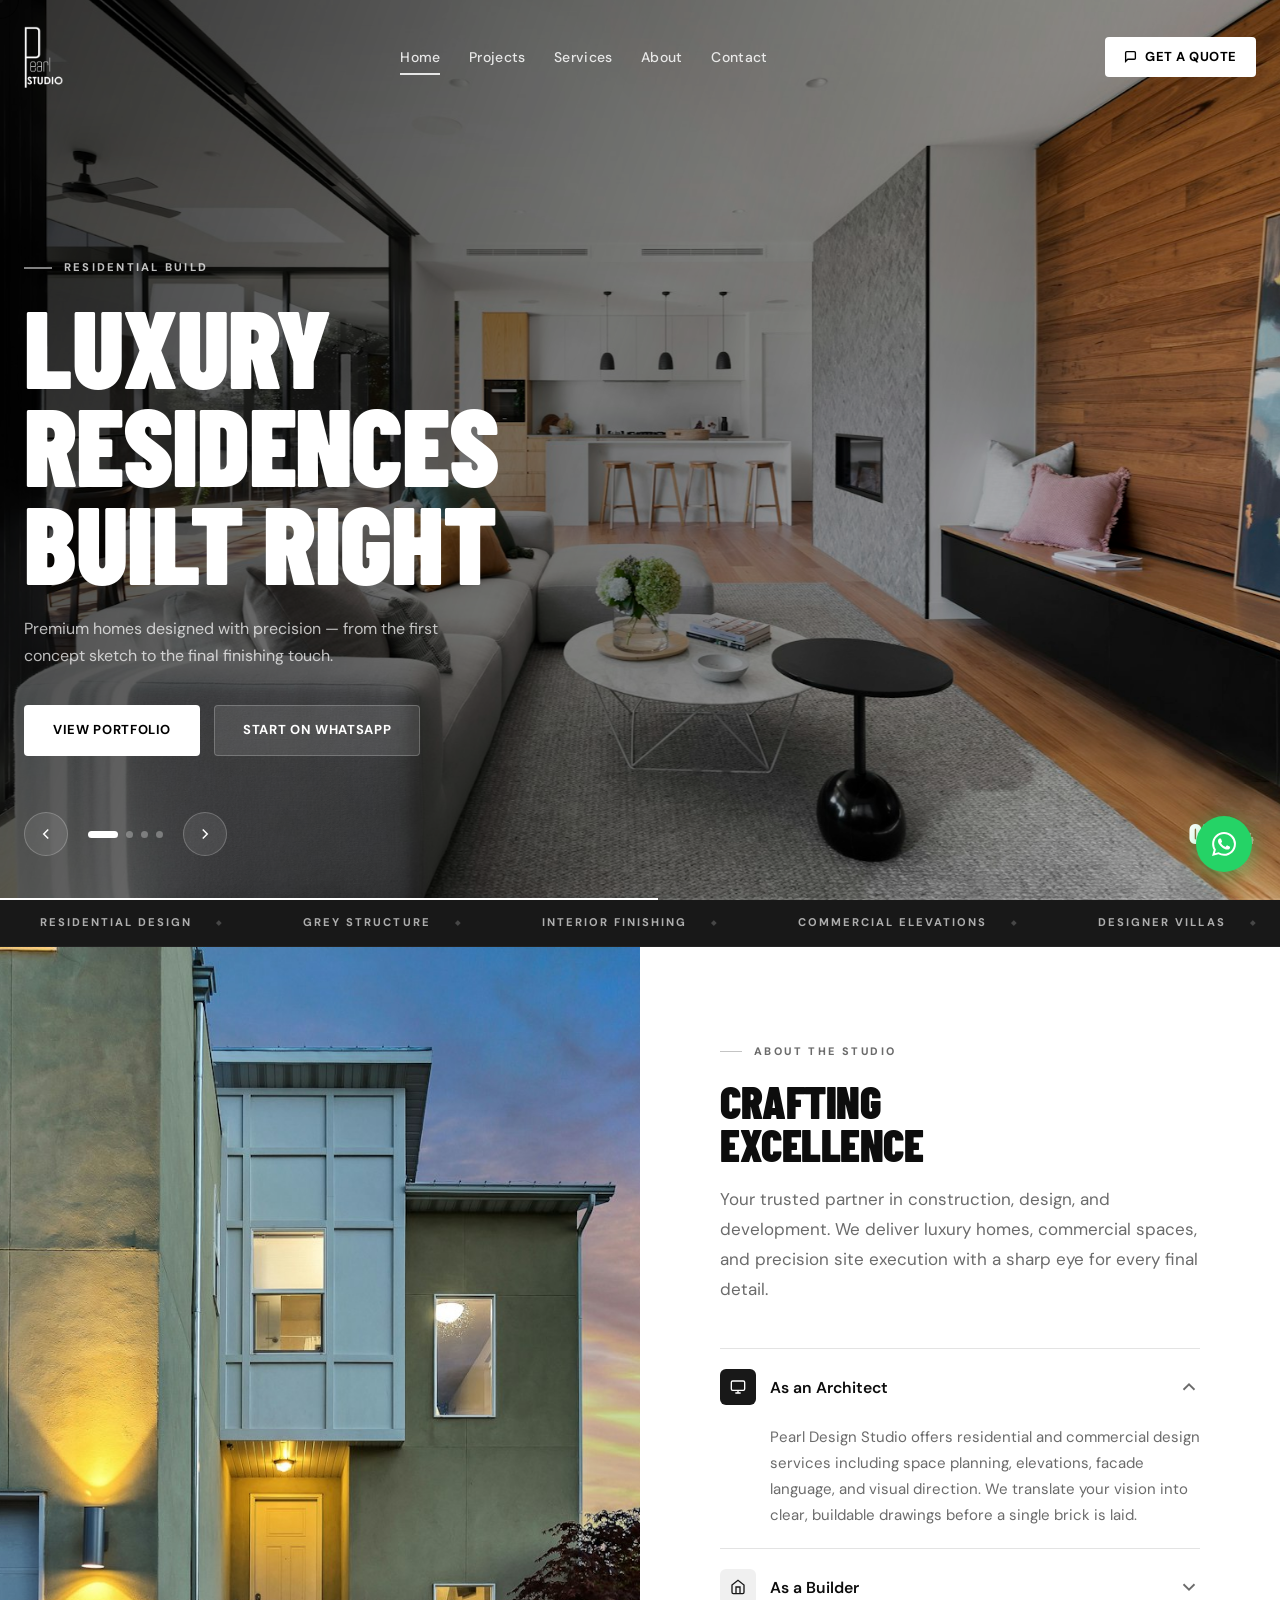
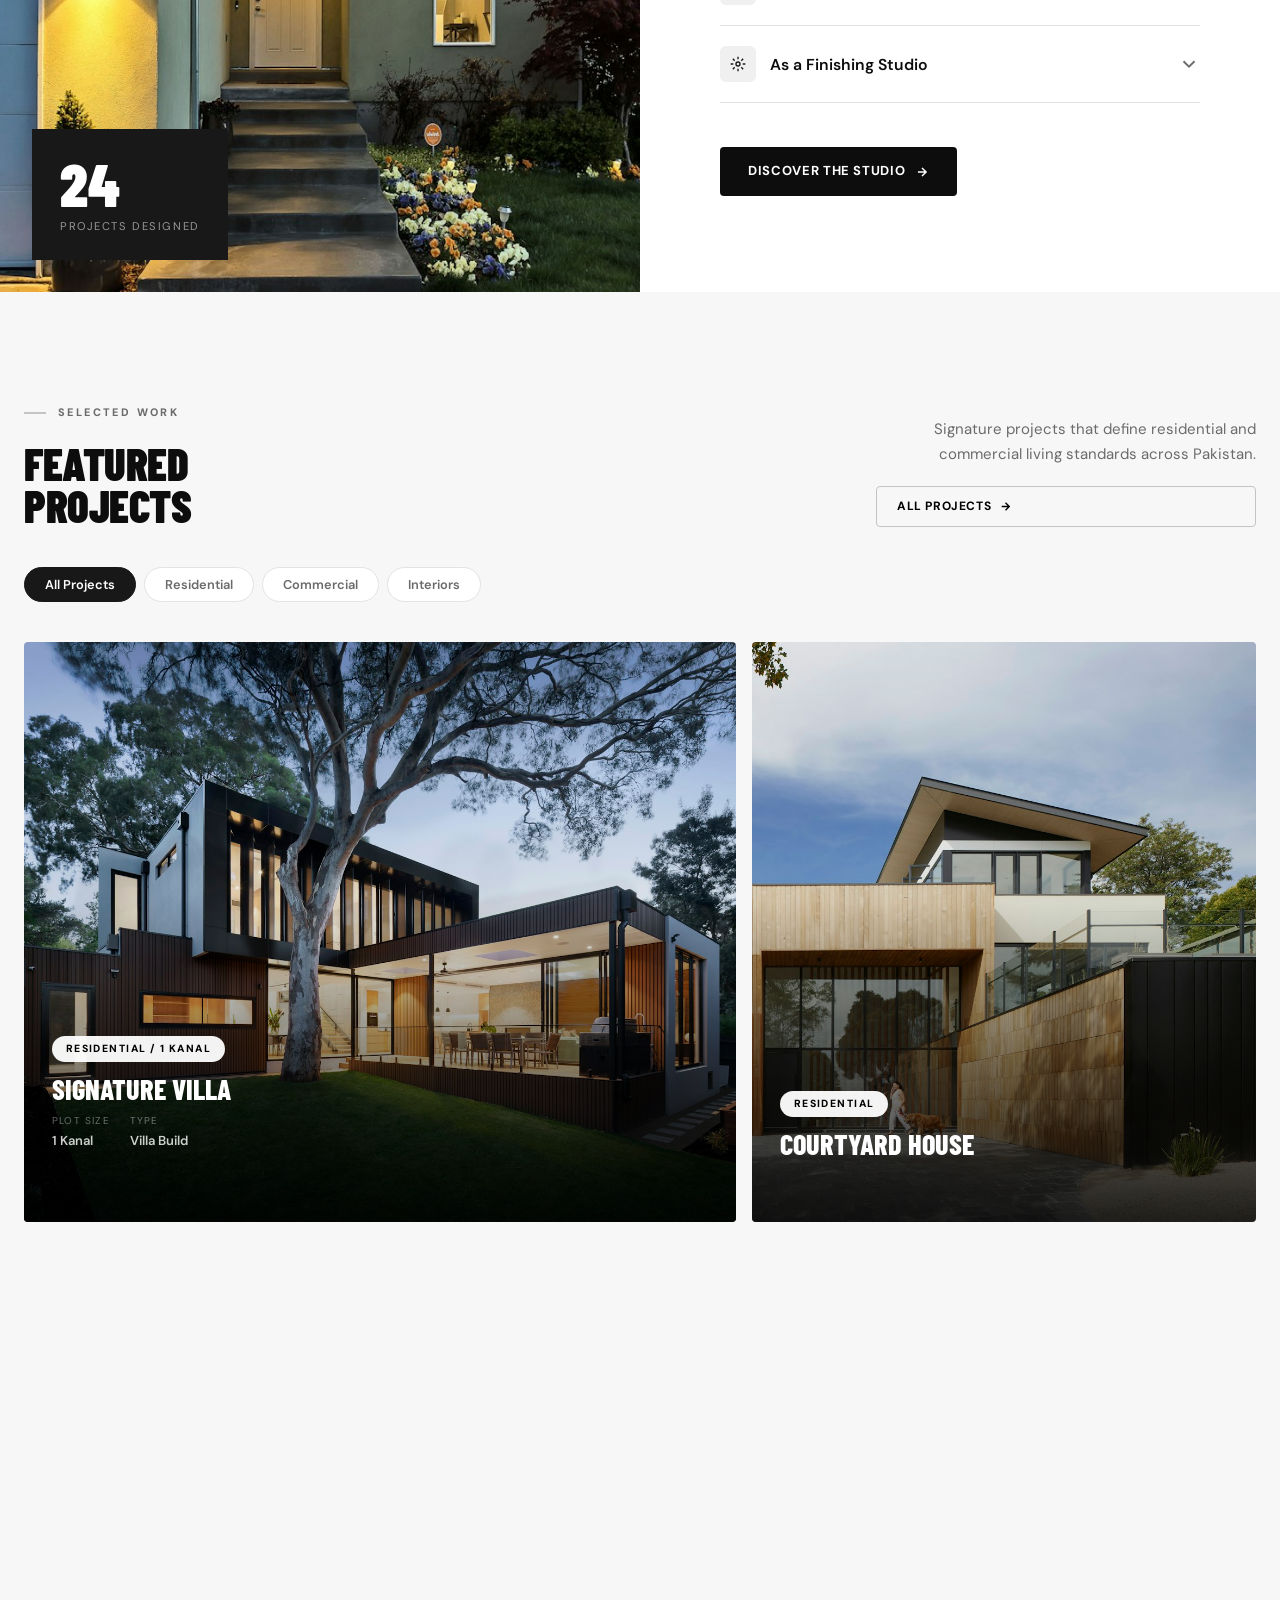
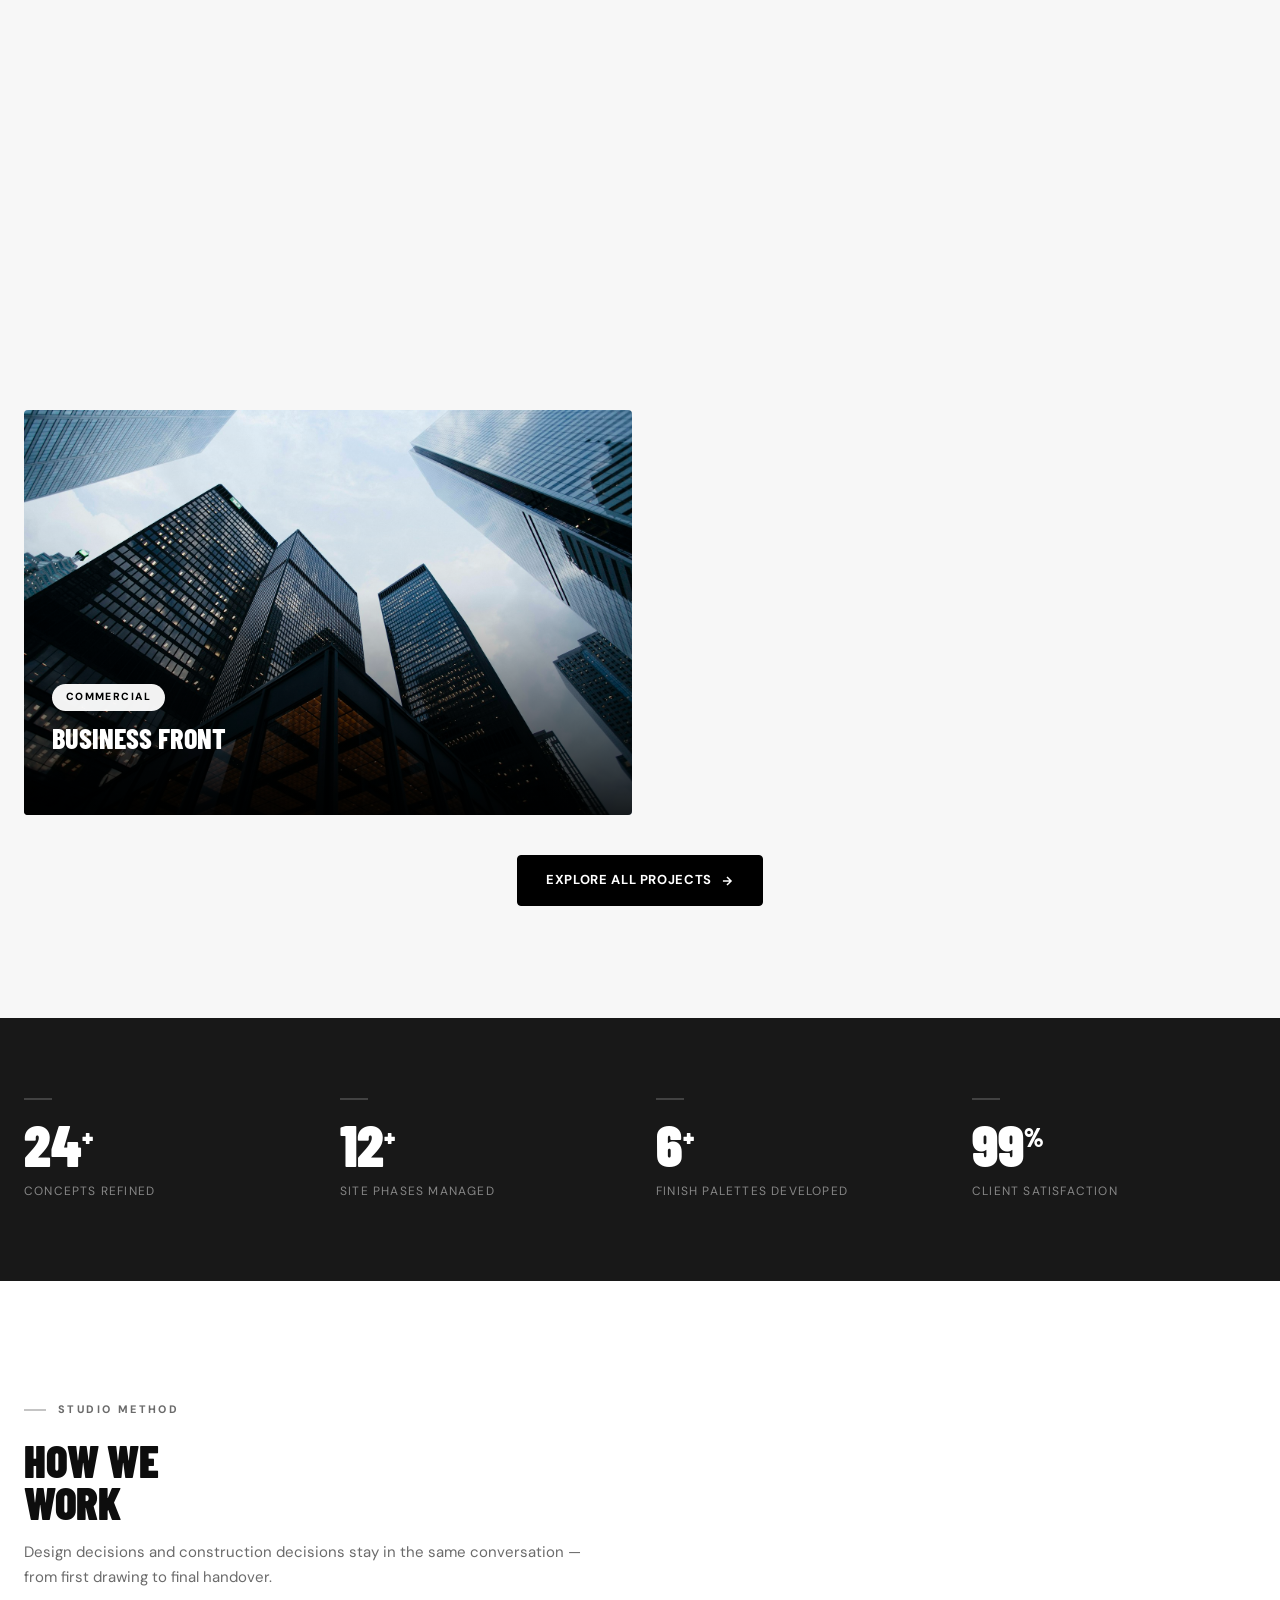
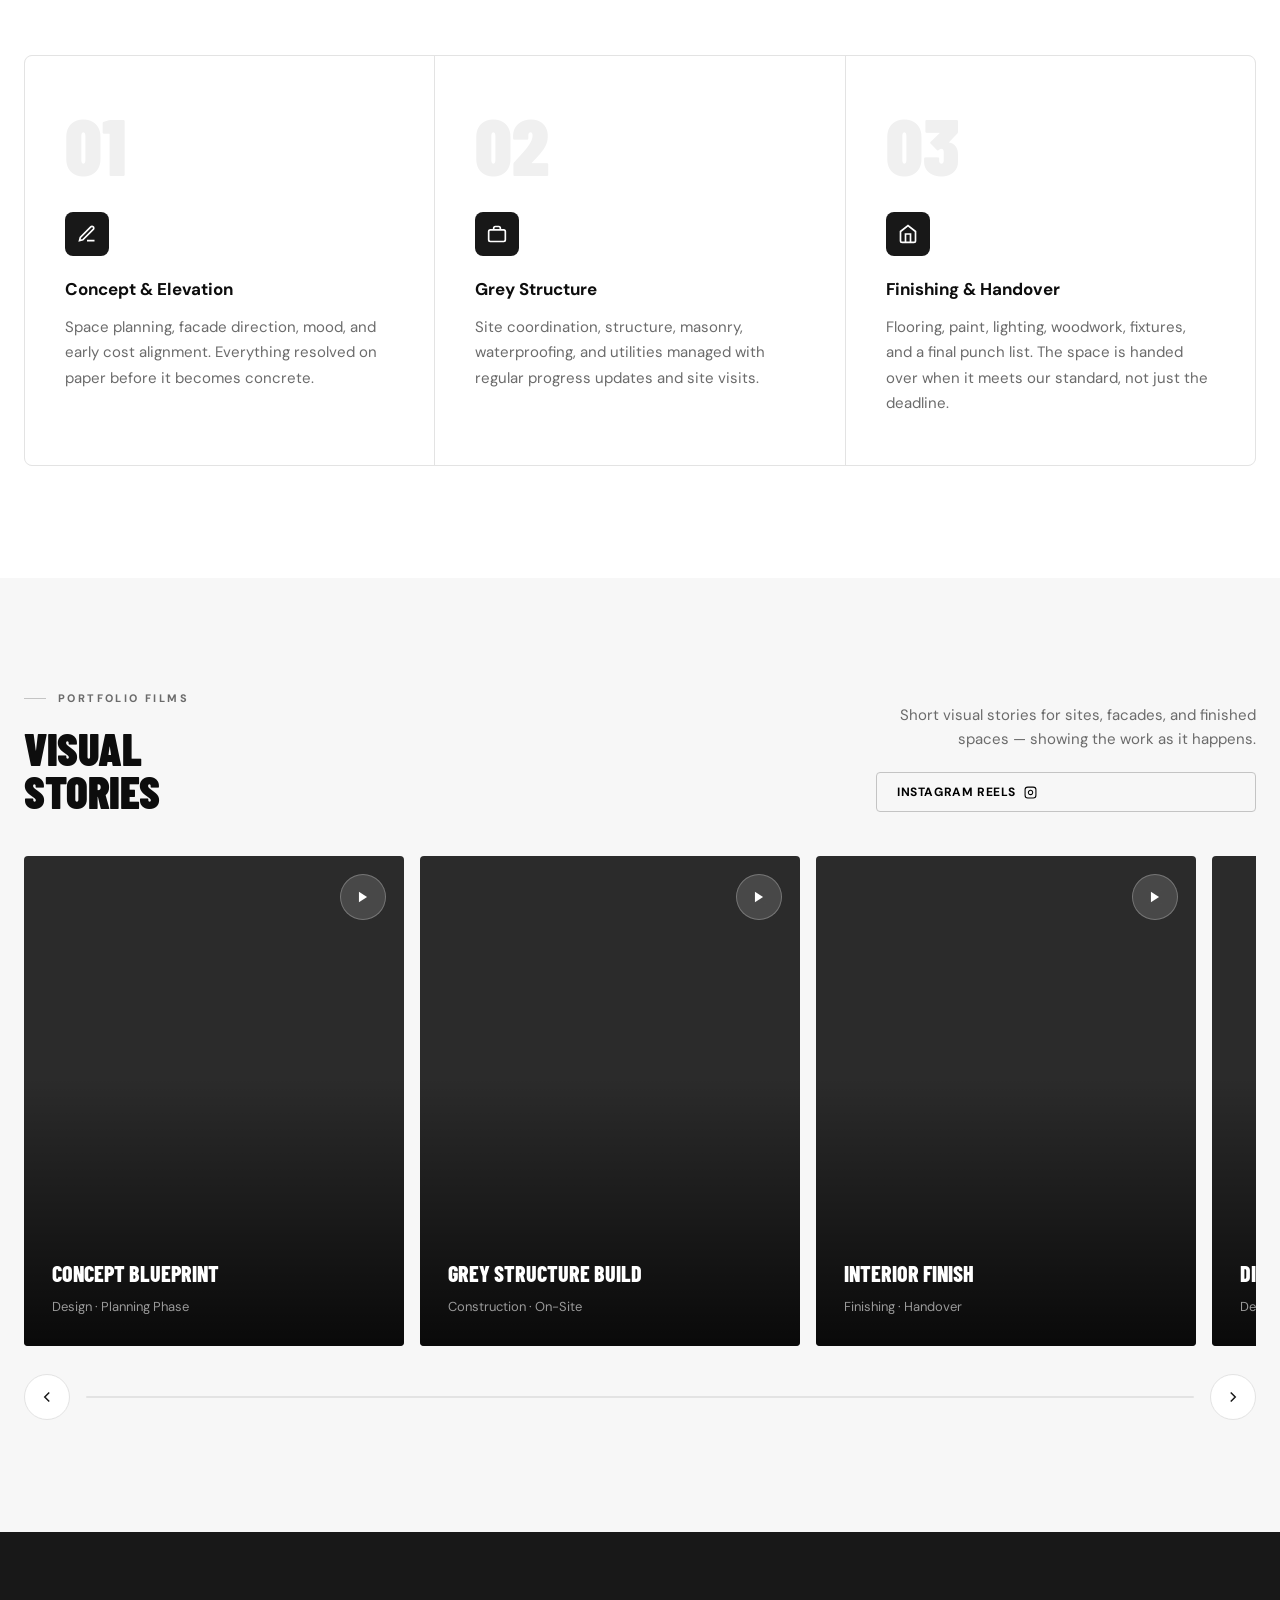
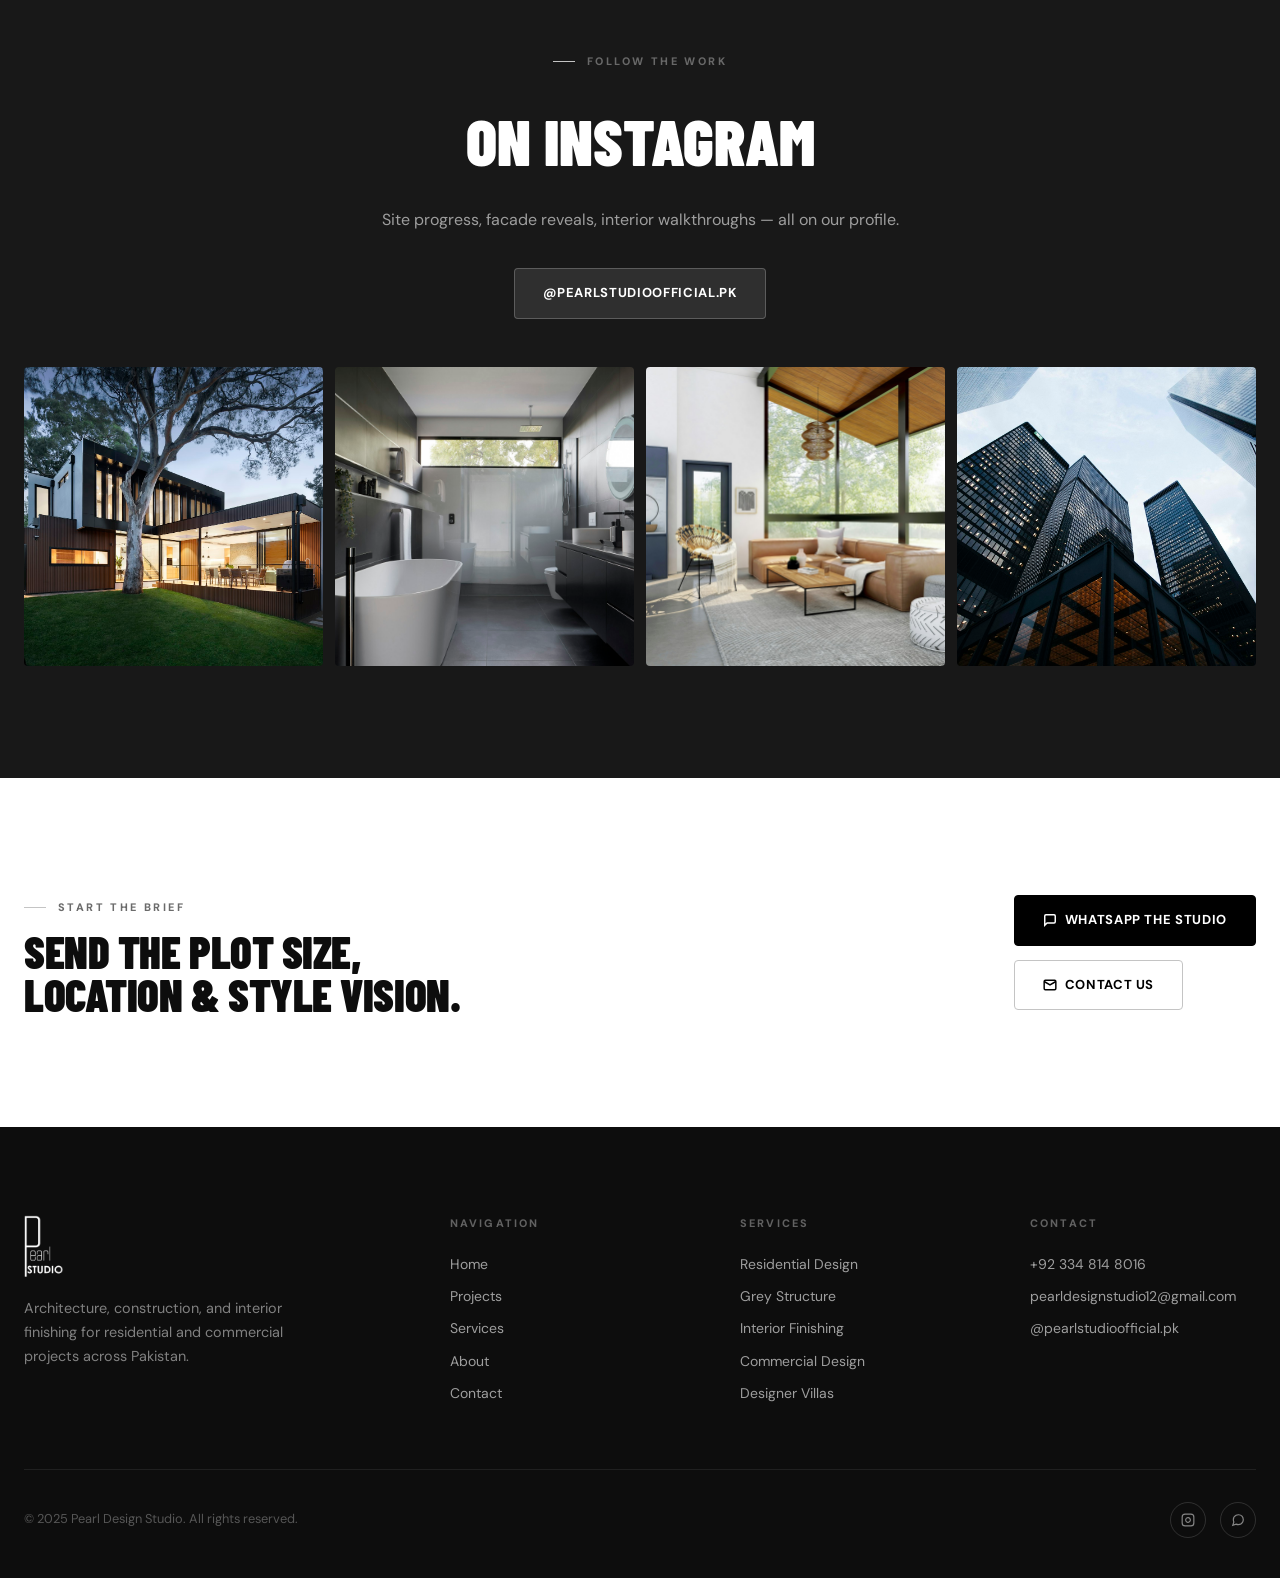
<file: index.html>
<!doctype html>
<html lang="en">
<head>
  <meta charset="utf-8">
  <meta name="viewport" content="width=device-width,initial-scale=1">
  <meta name="description" content="Pearl Design Studio — luxury construction, architecture, and interior finishing for residential and commercial spaces across Pakistan.">
  <title>Pearl Design Studio | Architecture · Construction · Interiors</title>
  <link rel="preconnect" href="https://fonts.googleapis.com">
  <link rel="preconnect" href="https://fonts.gstatic.com" crossorigin>
  <link href="https://fonts.googleapis.com/css2?family=Barlow+Condensed:wght@400;600;700;800;900&family=DM+Sans:ital,opsz,wght@0,9..40,300;0,9..40,400;0,9..40,500;0,9..40,600;0,9..40,700;1,9..40,400&display=swap" rel="stylesheet">
  <link rel="stylesheet" href="assets/styles.css">
</head>
<body data-page="home">

  <!-- PAGE LOADER -->
  <div id="page-loader" class="page-loader" aria-hidden="true">
    <img class="loader-logo" src="assets/images/logo-for-white-bg.png" alt="Pearl Design Studio">
    <div class="loader-line"></div>
  </div>

  <!-- CUSTOM CURSOR -->
  <div class="cur-dot" aria-hidden="true"></div>
  <div class="cur-ring" aria-hidden="true"></div>

  <!-- MOBILE NAV OVERLAY -->
  <nav class="mobile-nav" aria-label="Mobile navigation">
    <a href="index.html" data-page="home">Home</a>
    <a href="projects.html" data-page="projects">Projects</a>
    <a href="services.html" data-page="services">Services</a>
    <a href="about.html" data-page="about">About</a>
    <a href="contact.html" data-page="contact">Contact</a>
    <a class="mobile-nav-cta" href="https://wa.me/923348148016?text=Hello%20Pearl%20Design%20Studio%2C%20I%20want%20to%20discuss%20a%20project." target="_blank" rel="noreferrer">
      <svg width="14" height="14" viewBox="0 0 24 24" fill="none" stroke="currentColor" stroke-width="2.5"><path d="M21 15a2 2 0 01-2 2H7l-4 4V5a2 2 0 012-2h14a2 2 0 012 2z"/></svg>
      WhatsApp the Studio
    </a>
  </nav>

  <!-- SITE HEADER -->
  <header class="site-header" role="banner">
    <a class="hdr-logo" href="index.html" aria-label="Pearl Design Studio — home"><img class="logo-dark" src="assets/images/logo-text-white.png" alt="Pearl Design Studio"><img class="logo-light" src="assets/images/logo-for-white-bg.png" alt="Pearl Design Studio">
    </a>

    <nav class="hdr-nav" aria-label="Primary navigation">
      <a href="index.html" data-page="home">Home</a>
      <a href="projects.html" data-page="projects">Projects</a>
      <a href="services.html" data-page="services">Services</a>
      <a href="about.html" data-page="about">About</a>
      <a href="contact.html" data-page="contact">Contact</a>
    </nav>

    <div class="hdr-right">
      <a class="hdr-cta" href="https://wa.me/923348148016?text=Hello%20Pearl%20Design%20Studio%2C%20I%20want%20to%20discuss%20a%20project." target="_blank" rel="noreferrer" data-mag>
        <svg width="13" height="13" viewBox="0 0 24 24" fill="none" stroke="currentColor" stroke-width="2.5"><path d="M21 15a2 2 0 01-2 2H7l-4 4V5a2 2 0 012-2h14a2 2 0 012 2z"/></svg>
        Get a Quote
      </a>
      <button class="hdr-toggle" type="button" aria-label="Open navigation menu" aria-expanded="false">
        <span></span><span></span><span></span>
      </button>
    </div>
  </header>

  <main>

    <!-- ══════════════════════════════════════
         HERO CAROUSEL
    ══════════════════════════════════════ -->
    <section class="hero" aria-label="Featured project showcase carousel">

      <!-- Slide 1 -->
      <div class="hero-slide">
        <div class="hero-bg" style="background-image:url('assets/images/hero-residence.jpg')"></div>
        <div class="hero-body">
          <p class="hero-tag">Residential Build</p>
          <h1 class="hero-title">Luxury<br>Residences<br>Built Right</h1>
          <p class="hero-sub">Premium homes designed with precision — from the first concept sketch to the final finishing touch.</p>
          <div class="hero-btns">
            <a class="btn btn-white" href="projects.html" data-mag>View Portfolio</a>
            <a class="btn btn-ghost" href="https://wa.me/923348148016?text=Hello%20Pearl%20Design%20Studio%2C%20I%20want%20to%20discuss%20a%20house%20project." target="_blank" rel="noreferrer">Start on WhatsApp</a>
          </div>
        </div>
      </div>

      <!-- Slide 2 -->
      <div class="hero-slide">
        <div class="hero-bg" style="background-image:url('assets/images/project-villa.jpg')"></div>
        <div class="hero-body">
          <p class="hero-tag">Signature Villas</p>
          <h1 class="hero-title">Glass,<br>Stone &amp;<br>Proportion</h1>
          <p class="hero-sub">Designer villas with carefully curated elevations, premium materials, and a timeless street presence.</p>
          <div class="hero-btns">
            <a class="btn btn-white" href="projects.html" data-mag>See This Project</a>
            <a class="btn btn-ghost" href="https://wa.me/923348148016?text=Hello%20Pearl%20Design%20Studio%2C%20I%20like%20the%20Signature%20Villa%20and%20want%20to%20discuss%20a%20similar%20project." target="_blank" rel="noreferrer">Discuss on WhatsApp</a>
          </div>
        </div>
      </div>

      <!-- Slide 3 -->
      <div class="hero-slide">
        <div class="hero-bg" style="background-image:url('assets/images/project-interior.jpg');background-position:center 40%"></div>
        <div class="hero-body">
          <p class="hero-tag">Interior Finishing</p>
          <h1 class="hero-title">Every<br>Detail<br>Considered</h1>
          <p class="hero-sub">Complete interior finishing — flooring, lighting, woodwork, and fixtures handled with a careful eye.</p>
          <div class="hero-btns">
            <a class="btn btn-white" href="services.html" data-mag>Our Services</a>
            <a class="btn btn-ghost" href="https://wa.me/923348148016?text=Hello%20Pearl%20Design%20Studio%2C%20I%20need%20interior%20finishing%20services." target="_blank" rel="noreferrer">Start a Brief</a>
          </div>
        </div>
      </div>

      <!-- Slide 4 -->
      <div class="hero-slide">
        <div class="hero-bg" style="background-image:url('assets/images/project-commercial.jpg')"></div>
        <div class="hero-body">
          <p class="hero-tag">Commercial Spaces</p>
          <h1 class="hero-title">Strong<br>Facades.<br>Bold Brands.</h1>
          <p class="hero-sub">Commercial elevations and retail fronts designed for maximum visibility and architectural impact.</p>
          <div class="hero-btns">
            <a class="btn btn-white" href="projects.html" data-mag>View Projects</a>
            <a class="btn btn-ghost" href="https://wa.me/923348148016?text=Hello%20Pearl%20Design%20Studio%2C%20I%20need%20commercial%20design%20services." target="_blank" rel="noreferrer">Get a Quote</a>
          </div>
        </div>
      </div>

      <!-- Controls -->
      <div class="hero-nav" aria-label="Carousel navigation">
        <button class="hero-arr" type="button" aria-label="Previous slide" data-hero-prev>
          <svg width="18" height="18" viewBox="0 0 24 24" fill="none" stroke="currentColor" stroke-width="2"><path d="M15 18l-6-6 6-6"/></svg>
        </button>
        <div class="hero-dots" role="tablist" aria-label="Go to slide">
          <button class="hero-dot" type="button" role="tab" aria-label="Slide 1"></button>
          <button class="hero-dot" type="button" role="tab" aria-label="Slide 2"></button>
          <button class="hero-dot" type="button" role="tab" aria-label="Slide 3"></button>
          <button class="hero-dot" type="button" role="tab" aria-label="Slide 4"></button>
        </div>
        <button class="hero-arr" type="button" aria-label="Next slide" data-hero-next>
          <svg width="18" height="18" viewBox="0 0 24 24" fill="none" stroke="currentColor" stroke-width="2"><path d="M9 18l6-6-6-6"/></svg>
        </button>
      </div>

      <!-- Counter -->
      <div class="hero-count" aria-live="polite">
        <em class="hero-cur">01</em>
        <span style="color:rgba(255,255,255,0.28);margin-inline:0.3rem">/</span>
        04
      </div>

      <!-- Progress -->
      <div class="hero-prog" aria-hidden="true"><div class="hero-prog-bar"></div></div>

    </section>

    <!-- ══════════════════════════════════════
         MARQUEE STRIP
    ══════════════════════════════════════ -->
    <div class="marquee" aria-hidden="true">
      <div class="marquee-track">
        <span class="marquee-item">Residential Design</span>
        <span class="marquee-item">Grey Structure</span>
        <span class="marquee-item">Interior Finishing</span>
        <span class="marquee-item">Commercial Elevations</span>
        <span class="marquee-item">Designer Villas</span>
        <span class="marquee-item">Project Supervision</span>
        <span class="marquee-item">Site Coordination</span>
        <span class="marquee-item">Facade Design</span>
        <span class="marquee-item">Residential Design</span>
        <span class="marquee-item">Grey Structure</span>
        <span class="marquee-item">Interior Finishing</span>
        <span class="marquee-item">Commercial Elevations</span>
        <span class="marquee-item">Designer Villas</span>
        <span class="marquee-item">Project Supervision</span>
        <span class="marquee-item">Site Coordination</span>
        <span class="marquee-item">Facade Design</span>
      </div>
    </div>

    <!-- ══════════════════════════════════════
         ABOUT — SPLIT SECTION
    ══════════════════════════════════════ -->
    <section class="about" aria-labelledby="about-h">

      <div class="about-visual">
        <img src="assets/images/project-family-house.jpg" alt="Modern family house exterior — Pearl Design Studio showcase project" loading="lazy">
        <div class="about-badge">
          <span class="about-badge-num" data-count="24">0</span>
          <span class="about-badge-sub">Projects Designed</span>
        </div>
      </div>

      <div class="about-body">
        <p class="s-label">About the Studio</p>
        <h2 class="s-heading" id="about-h">Crafting<br>Excellence</h2>
        <p class="about-lead">Your trusted partner in construction, design, and development. We deliver luxury homes, commercial spaces, and precision site execution with a sharp eye for every final detail.</p>

        <div class="accordion" role="list">

          <div class="acc-item" role="listitem">
            <button class="acc-head" type="button" aria-expanded="false" aria-controls="acc-body-1" id="acc-btn-1">
              <div class="acc-head-inner">
                <span class="acc-icon" aria-hidden="true">
                  <svg width="16" height="16" viewBox="0 0 24 24" fill="none" stroke="currentColor" stroke-width="2"><rect x="2" y="3" width="20" height="14" rx="2"/><path d="M8 21h8M12 17v4"/></svg>
                </span>
                <span class="acc-name">As an Architect</span>
              </div>
              <svg class="acc-chev" viewBox="0 0 24 24" fill="none" stroke="currentColor" stroke-width="2" aria-hidden="true"><path d="M6 9l6 6 6-6"/></svg>
            </button>
            <div class="acc-body" id="acc-body-1" role="region" aria-labelledby="acc-btn-1">
              <p class="acc-body-inner">Pearl Design Studio offers residential and commercial design services including space planning, elevations, facade language, and visual direction. We translate your vision into clear, buildable drawings before a single brick is laid.</p>
            </div>
          </div>

          <div class="acc-item" role="listitem">
            <button class="acc-head" type="button" aria-expanded="false" aria-controls="acc-body-2" id="acc-btn-2">
              <div class="acc-head-inner">
                <span class="acc-icon" aria-hidden="true">
                  <svg width="16" height="16" viewBox="0 0 24 24" fill="none" stroke="currentColor" stroke-width="2"><path d="M3 9l9-7 9 7v11a2 2 0 01-2 2H5a2 2 0 01-2-2z"/><polyline points="9,22 9,12 15,12 15,22"/></svg>
                </span>
                <span class="acc-name">As a Builder</span>
              </div>
              <svg class="acc-chev" viewBox="0 0 24 24" fill="none" stroke="currentColor" stroke-width="2" aria-hidden="true"><path d="M6 9l6 6 6-6"/></svg>
            </button>
            <div class="acc-body" id="acc-body-2" role="region" aria-labelledby="acc-btn-2">
              <p class="acc-body-inner">From site preparation and grey structure to masonry, waterproofing, utilities, and stage-by-stage progress checks — we manage every phase with precision so the build stays on time, on budget, and on spec.</p>
            </div>
          </div>

          <div class="acc-item" role="listitem">
            <button class="acc-head" type="button" aria-expanded="false" aria-controls="acc-body-3" id="acc-btn-3">
              <div class="acc-head-inner">
                <span class="acc-icon" aria-hidden="true">
                  <svg width="16" height="16" viewBox="0 0 24 24" fill="none" stroke="currentColor" stroke-width="2"><circle cx="12" cy="12" r="3"/><path d="M12 1v4M12 19v4M4.22 4.22l2.83 2.83M16.95 16.95l2.83 2.83M1 12h4M19 12h4M4.22 19.78l2.83-2.83M16.95 7.05l2.83-2.83"/></svg>
                </span>
                <span class="acc-name">As a Finishing Studio</span>
              </div>
              <svg class="acc-chev" viewBox="0 0 24 24" fill="none" stroke="currentColor" stroke-width="2" aria-hidden="true"><path d="M6 9l6 6 6-6"/></svg>
            </button>
            <div class="acc-body" id="acc-body-3" role="region" aria-labelledby="acc-btn-3">
              <p class="acc-body-inner">Flooring, ceiling, paint, lighting, woodwork, fixtures, wall features, kitchen direction, washroom detailing — every element selected with intent so the finished space feels composed, not assembled.</p>
            </div>
          </div>

        </div>

        <a class="about-link" href="about.html" data-mag>
          Discover the Studio
          <svg width="14" height="14" viewBox="0 0 24 24" fill="none" stroke="currentColor" stroke-width="2.5"><path d="M5 12h14M12 5l7 7-7 7"/></svg>
        </a>
      </div>

    </section>

    <!-- ══════════════════════════════════════
         FEATURED PROJECTS
    ══════════════════════════════════════ -->
    <section class="projects" aria-labelledby="proj-h">

      <div class="sec-hdr reveal">
        <div class="sec-hdr-left">
          <p class="s-label">Selected Work</p>
          <h2 class="s-heading" id="proj-h">Featured<br>Projects</h2>
        </div>
        <div class="sec-hdr-right">
          <p class="sec-desc">Signature projects that define residential and commercial living standards across Pakistan.</p>
          <a class="btn btn-outline btn-sm" href="projects.html">
            All Projects
            <svg width="13" height="13" viewBox="0 0 24 24" fill="none" stroke="currentColor" stroke-width="2.5"><path d="M5 12h14M12 5l7 7-7 7"/></svg>
          </a>
        </div>
      </div>

      <!-- Filter tabs -->
      <div class="filters reveal" role="toolbar" aria-label="Filter projects by category">
        <button class="f-btn on" type="button" data-filter="all">All Projects</button>
        <button class="f-btn" type="button" data-filter="residential">Residential</button>
        <button class="f-btn" type="button" data-filter="commercial">Commercial</button>
        <button class="f-btn" type="button" data-filter="interior">Interiors</button>
      </div>

      <!-- Grid -->
      <div class="proj-grid">

        <article class="proj-card proj-card--lg reveal" data-cat="residential" aria-label="Signature Villa project">
          <img src="assets/images/project-villa.jpg" alt="Signature Villa — 1 kanal luxury villa exterior with glass and stone" loading="lazy">
          <div class="proj-info">
            <span class="proj-tag">Residential / 1 Kanal</span>
            <h3 class="proj-name">Signature Villa</h3>
            <div class="proj-meta">
              <div class="proj-meta-col">
                <span class="proj-meta-lbl">Plot Size</span>
                <span class="proj-meta-val">1 Kanal</span>
              </div>
              <div class="proj-meta-col">
                <span class="proj-meta-lbl">Type</span>
                <span class="proj-meta-val">Villa Build</span>
              </div>
            </div>
            <p class="proj-desc">Glass, stone, and clean proportion for a private family residence with strong indoor-outdoor connection and controlled facade rhythm.</p>
            <a class="proj-link" href="https://wa.me/923348148016?text=Hello%20Pearl%20Design%20Studio%2C%20I%20like%20the%20Signature%20Villa%20and%20want%20to%20discuss%20a%20similar%20project." target="_blank" rel="noreferrer">
              Discuss Project
              <svg width="13" height="13" viewBox="0 0 24 24" fill="none" stroke="currentColor" stroke-width="2.5"><path d="M5 12h14M12 5l7 7-7 7"/></svg>
            </a>
          </div>
        </article>

        <article class="proj-card proj-card--md reveal" data-cat="residential" aria-label="Courtyard House project">
          <img src="assets/images/project-courtyard.jpg" alt="Courtyard House — contemporary residential exterior with layered outdoor spaces" loading="lazy">
          <div class="proj-info">
            <span class="proj-tag">Residential</span>
            <h3 class="proj-name">Courtyard House</h3>
            <p class="proj-desc">Layered outdoor living with a crisp contemporary facade and sculpted front elevation.</p>
            <a class="proj-link" href="https://wa.me/923348148016?text=Hello%20Pearl%20Design%20Studio%2C%20I%20like%20the%20Courtyard%20House%20and%20want%20to%20discuss%20a%20project." target="_blank" rel="noreferrer">
              Discuss Project
              <svg width="13" height="13" viewBox="0 0 24 24" fill="none" stroke="currentColor" stroke-width="2.5"><path d="M5 12h14M12 5l7 7-7 7"/></svg>
            </a>
          </div>
        </article>

        <article class="proj-card proj-card--md reveal" data-cat="interior" aria-label="White Stone Interior project">
          <img src="assets/images/project-interior.jpg" alt="White Stone Interior — calm residential interior finishing with refined wall textures" loading="lazy">
          <div class="proj-info">
            <span class="proj-tag">Interior / Finishing</span>
            <h3 class="proj-name">White Stone Interior</h3>
            <p class="proj-desc">Calm finishing palette with soft lighting and refined wall textures for everyday luxury living.</p>
            <a class="proj-link" href="https://wa.me/923348148016?text=Hello%20Pearl%20Design%20Studio%2C%20I%20want%20interior%20finishing%20services." target="_blank" rel="noreferrer">
              Discuss Project
              <svg width="13" height="13" viewBox="0 0 24 24" fill="none" stroke="currentColor" stroke-width="2.5"><path d="M5 12h14M12 5l7 7-7 7"/></svg>
            </a>
          </div>
        </article>

        <article class="proj-card proj-card--half reveal" data-cat="interior" aria-label="Layered Living Room project">
          <img src="assets/images/project-lounge.jpg" alt="Layered Living Room — premium lounge interior with proportion and material contrast" loading="lazy">
          <div class="proj-info">
            <span class="proj-tag">Interior / Lounge</span>
            <h3 class="proj-name">Layered Living Room</h3>
            <p class="proj-desc">Proportion, lighting temperatures, and material contrast done deliberately.</p>
            <a class="proj-link" href="https://wa.me/923348148016?text=Hello%20Pearl%20Design%20Studio%2C%20I%20want%20to%20discuss%20a%20living%20room%20finish." target="_blank" rel="noreferrer">
              Discuss Project
              <svg width="13" height="13" viewBox="0 0 24 24" fill="none" stroke="currentColor" stroke-width="2.5"><path d="M5 12h14M12 5l7 7-7 7"/></svg>
            </a>
          </div>
        </article>

        <article class="proj-card proj-card--half reveal" data-cat="commercial" aria-label="Business Front project">
          <img src="assets/images/project-commercial.jpg" alt="Business Front — modern commercial building facade with glass exposure and strong vertical lines" loading="lazy">
          <div class="proj-info">
            <span class="proj-tag">Commercial</span>
            <h3 class="proj-name">Business Front</h3>
            <p class="proj-desc">Strong vertical lines, glass exposure, and clear branding visibility from the street.</p>
            <a class="proj-link" href="https://wa.me/923348148016?text=Hello%20Pearl%20Design%20Studio%2C%20I%20want%20to%20discuss%20a%20commercial%20elevation." target="_blank" rel="noreferrer">
              Discuss Project
              <svg width="13" height="13" viewBox="0 0 24 24" fill="none" stroke="currentColor" stroke-width="2.5"><path d="M5 12h14M12 5l7 7-7 7"/></svg>
            </a>
          </div>
        </article>

      </div>

      <div class="proj-footer reveal">
        <a class="btn btn-dark" href="projects.html" data-mag>
          Explore All Projects
          <svg width="14" height="14" viewBox="0 0 24 24" fill="none" stroke="currentColor" stroke-width="2.5"><path d="M5 12h14M12 5l7 7-7 7"/></svg>
        </a>
      </div>

    </section>

    <!-- ══════════════════════════════════════
         STATS BAND
    ══════════════════════════════════════ -->
    <section class="stats" aria-label="Studio statistics">
      <div class="stat reveal">
        <div class="stat-line"></div>
        <div class="stat-num"><span data-count="24">0</span><sup>+</sup></div>
        <div class="stat-lbl">Concepts Refined</div>
      </div>
      <div class="stat reveal">
        <div class="stat-line"></div>
        <div class="stat-num"><span data-count="12">0</span><sup>+</sup></div>
        <div class="stat-lbl">Site Phases Managed</div>
      </div>
      <div class="stat reveal">
        <div class="stat-line"></div>
        <div class="stat-num"><span data-count="6">0</span><sup>+</sup></div>
        <div class="stat-lbl">Finish Palettes Developed</div>
      </div>
      <div class="stat reveal">
        <div class="stat-line"></div>
        <div class="stat-num"><span data-count="100">0</span><sup>%</sup></div>
        <div class="stat-lbl">Client Satisfaction</div>
      </div>
    </section>

    <!-- ══════════════════════════════════════
         PROCESS SECTION
    ══════════════════════════════════════ -->
    <section class="process" aria-labelledby="proc-h">

      <div class="reveal">
        <p class="s-label">Studio Method</p>
        <h2 class="s-heading" id="proc-h">How We<br>Work</h2>
        <p style="font-size:.9375rem;color:var(--stone);line-height:1.7;margin-top:1rem;max-width:580px">Design decisions and construction decisions stay in the same conversation — from first drawing to final handover.</p>
      </div>

      <div class="process-grid">

        <div class="proc-step reveal">
          <div class="proc-num">01</div>
          <div class="proc-icon" aria-hidden="true">
            <svg width="20" height="20" viewBox="0 0 24 24" fill="none" stroke="currentColor" stroke-width="2"><path d="M12 20h9M16.5 3.5a2.121 2.121 0 013 3L7 19l-4 1 1-4L16.5 3.5z"/></svg>
          </div>
          <h3 class="proc-title">Concept &amp; Elevation</h3>
          <p class="proc-desc">Space planning, facade direction, mood, and early cost alignment. Everything resolved on paper before it becomes concrete.</p>
        </div>

        <div class="proc-step reveal">
          <div class="proc-num">02</div>
          <div class="proc-icon" aria-hidden="true">
            <svg width="20" height="20" viewBox="0 0 24 24" fill="none" stroke="currentColor" stroke-width="2"><rect x="2" y="7" width="20" height="14" rx="2"/><path d="M16 7V5a2 2 0 00-2-2h-4a2 2 0 00-2 2v2"/></svg>
          </div>
          <h3 class="proc-title">Grey Structure</h3>
          <p class="proc-desc">Site coordination, structure, masonry, waterproofing, and utilities managed with regular progress updates and site visits.</p>
        </div>

        <div class="proc-step reveal">
          <div class="proc-num">03</div>
          <div class="proc-icon" aria-hidden="true">
            <svg width="20" height="20" viewBox="0 0 24 24" fill="none" stroke="currentColor" stroke-width="2"><path d="M3 9l9-7 9 7v11a2 2 0 01-2 2H5a2 2 0 01-2-2z"/><polyline points="9,22 9,12 15,12 15,22"/></svg>
          </div>
          <h3 class="proc-title">Finishing &amp; Handover</h3>
          <p class="proc-desc">Flooring, paint, lighting, woodwork, fixtures, and a final punch list. The space is handed over when it meets our standard, not just the deadline.</p>
        </div>

      </div>
    </section>

    <!-- ══════════════════════════════════════
         MEDIA / FILM CAROUSEL
    ══════════════════════════════════════ -->
    <section class="media-sec" aria-labelledby="media-h">

      <div class="sec-hdr reveal">
        <div class="sec-hdr-left">
          <p class="s-label">Portfolio Films</p>
          <h2 class="s-heading" id="media-h">Visual<br>Stories</h2>
        </div>
        <div class="sec-hdr-right">
          <p class="sec-desc">Short visual stories for sites, facades, and finished spaces — showing the work as it happens.</p>
          <a class="btn btn-outline btn-sm" href="https://www.instagram.com/pearlstudioofficial.pk?igsh=ZmMzcGx2am5vdG1k" target="_blank" rel="noreferrer">
            Instagram Reels
            <svg width="13" height="13" viewBox="0 0 24 24" fill="none" stroke="currentColor" stroke-width="2"><rect x="2" y="2" width="20" height="20" rx="5"/><path d="M16 11.37A4 4 0 1112.63 8 4 4 0 0116 11.37z"/><line x1="17.5" y1="6.5" x2="17.51" y2="6.5"/></svg>
          </a>
        </div>
      </div>

      <div data-media>
        <div class="media-wrap">
          <div class="media-track">

            <div class="media-slide">
              <div class="media-card"
                   data-vsrc="https://assets.mixkit.co/videos/preview/mixkit-hands-drawing-a-house-blueprint-41279-large.mp4"
                   data-vtitle="Concept Blueprint"
                   data-vdesc="Starting the journey with precise sketches and elevation planning.">
                <video src="https://assets.mixkit.co/videos/preview/mixkit-hands-drawing-a-house-blueprint-41279-large.mp4" muted loop playsinline preload="metadata"></video>
                <button class="play-btn" type="button" aria-label="Play Concept Blueprint video">
                  <svg width="14" height="14" viewBox="0 0 24 24" fill="currentColor"><polygon points="5,3 19,12 5,21"/></svg>
                </button>
                <div class="media-card-body">
                  <p class="media-title">Concept Blueprint</p>
                  <p class="media-sub">Design · Planning Phase</p>
                </div>
              </div>
            </div>

            <div class="media-slide">
              <div class="media-card"
                   data-vsrc="https://assets.mixkit.co/videos/preview/mixkit-under-construction-building-in-a-sunny-day-43031-large.mp4"
                   data-vtitle="Grey Structure Build"
                   data-vdesc="Site coordination, masonry, and waterproofing stages.">
                <video src="https://assets.mixkit.co/videos/preview/mixkit-under-construction-building-in-a-sunny-day-43031-large.mp4" muted loop playsinline preload="metadata"></video>
                <button class="play-btn" type="button" aria-label="Play Grey Structure Build video">
                  <svg width="14" height="14" viewBox="0 0 24 24" fill="currentColor"><polygon points="5,3 19,12 5,21"/></svg>
                </button>
                <div class="media-card-body">
                  <p class="media-title">Grey Structure Build</p>
                  <p class="media-sub">Construction · On-Site</p>
                </div>
              </div>
            </div>

            <div class="media-slide">
              <div class="media-card"
                   data-vsrc="https://assets.mixkit.co/videos/preview/mixkit-kitchen-interior-design-with-white-cabinets-43224-large.mp4"
                   data-vtitle="Interior Finish"
                   data-vdesc="Woodwork, cabinetry, flooring, and lighting calibration.">
                <video src="https://assets.mixkit.co/videos/preview/mixkit-kitchen-interior-design-with-white-cabinets-43224-large.mp4" muted loop playsinline preload="metadata"></video>
                <button class="play-btn" type="button" aria-label="Play Interior Finish video">
                  <svg width="14" height="14" viewBox="0 0 24 24" fill="currentColor"><polygon points="5,3 19,12 5,21"/></svg>
                </button>
                <div class="media-card-body">
                  <p class="media-title">Interior Finish</p>
                  <p class="media-sub">Finishing · Handover</p>
                </div>
              </div>
            </div>

            <div class="media-slide">
              <div class="media-card"
                   data-vsrc="https://assets.mixkit.co/videos/preview/mixkit-architect-drawing-a-house-plan-on-a-tablet-41278-large.mp4"
                   data-vtitle="Digital Elevation Design"
                   data-vdesc="Digital elevation planning with material selections and texture studies.">
                <video src="https://assets.mixkit.co/videos/preview/mixkit-architect-drawing-a-house-plan-on-a-tablet-41278-large.mp4" muted loop playsinline preload="metadata"></video>
                <button class="play-btn" type="button" aria-label="Play Digital Elevation Design video">
                  <svg width="14" height="14" viewBox="0 0 24 24" fill="currentColor"><polygon points="5,3 19,12 5,21"/></svg>
                </button>
                <div class="media-card-body">
                  <p class="media-title">Digital Elevation Design</p>
                  <p class="media-sub">Design · Visualization</p>
                </div>
              </div>
            </div>

          </div>
        </div>

        <div class="media-ctrl">
          <button class="media-nav" type="button" aria-label="Previous video" data-mprev>
            <svg width="18" height="18" viewBox="0 0 24 24" fill="none" stroke="currentColor" stroke-width="2"><path d="M15 18l-6-6 6-6"/></svg>
          </button>
          <div class="media-bar-wrap" aria-hidden="true"><div class="media-bar"></div></div>
          <button class="media-nav" type="button" aria-label="Next video" data-mnext>
            <svg width="18" height="18" viewBox="0 0 24 24" fill="none" stroke="currentColor" stroke-width="2"><path d="M9 18l6-6-6-6"/></svg>
          </button>
        </div>
      </div>

    </section>

    <!-- ══════════════════════════════════════
         INSTAGRAM / SOCIAL SECTION
    ══════════════════════════════════════ -->
    <section class="social-sec">
      <p class="s-label" style="color:rgba(255,255,255,0.35);justify-content:center">Follow the Work</p>
      <h2 class="social-heading">On Instagram</h2>
      <p class="social-sub">Site progress, facade reveals, interior walkthroughs — all on our profile.</p>
      <a class="btn btn-ghost" href="https://www.instagram.com/pearlstudioofficial.pk?igsh=ZmMzcGx2am5vdG1k" target="_blank" rel="noreferrer" data-mag>
        @pearlstudioofficial.pk
      </a>

      <div class="social-grid">
        <a class="social-cell reveal" href="https://www.instagram.com/pearlstudioofficial.pk?igsh=ZmMzcGx2am5vdG1k" target="_blank" rel="noreferrer" aria-label="Instagram — luxury villa project">
          <img src="assets/images/project-villa.jpg" alt="Pearl Design Studio Instagram — luxury villa" loading="lazy">
        </a>
        <a class="social-cell reveal" href="https://www.instagram.com/pearlstudioofficial.pk?igsh=ZmMzcGx2am5vdG1k" target="_blank" rel="noreferrer" aria-label="Instagram — modern interior">
          <img src="assets/images/project-interior.jpg" alt="Pearl Design Studio Instagram — interior finishing" loading="lazy">
        </a>
        <a class="social-cell reveal" href="https://www.instagram.com/pearlstudioofficial.pk?igsh=ZmMzcGx2am5vdG1k" target="_blank" rel="noreferrer" aria-label="Instagram — finished project">
          <img src="assets/images/project-finish.jpg" alt="Pearl Design Studio Instagram — project finish detail" loading="lazy">
        </a>
        <a class="social-cell reveal" href="https://www.instagram.com/pearlstudioofficial.pk?igsh=ZmMzcGx2am5vdG1k" target="_blank" rel="noreferrer" aria-label="Instagram — commercial elevation">
          <img src="assets/images/project-commercial.jpg" alt="Pearl Design Studio Instagram — commercial elevation" loading="lazy">
        </a>
      </div>
    </section>

    <!-- ══════════════════════════════════════
         CTA BAND
    ══════════════════════════════════════ -->
    <section class="cta-band" aria-labelledby="cta-h">
      <div class="reveal">
        <p class="cta-lbl">Start the Brief</p>
        <h2 class="s-heading" id="cta-h">Send the plot size,<br>location &amp; style vision.</h2>
      </div>
      <div class="cta-acts reveal">
        <a class="btn btn-dark" href="https://wa.me/923348148016?text=Hello%20Pearl%20Design%20Studio%2C%20my%20plot%20size%20is%20%5Badd%20size%5D%20and%20I%20want%20to%20discuss%20design%20and%20construction." target="_blank" rel="noreferrer" data-mag>
          <svg width="14" height="14" viewBox="0 0 24 24" fill="none" stroke="currentColor" stroke-width="2.5"><path d="M21 15a2 2 0 01-2 2H7l-4 4V5a2 2 0 012-2h14a2 2 0 012 2z"/></svg>
          WhatsApp the Studio
        </a>
        <a class="btn btn-outline" href="contact.html" data-mag>
          <svg width="14" height="14" viewBox="0 0 24 24" fill="none" stroke="currentColor" stroke-width="2.5"><path d="M4 4h16c1.1 0 2 .9 2 2v12c0 1.1-.9 2-2 2H4c-1.1 0-2-.9-2-2V6c0-1.1.9-2 2-2z"/><polyline points="22,6 12,12 2,6"/></svg>
          Contact Us
        </a>
      </div>
    </section>

  </main>

  <!-- ══════════════════════════════════════
       SITE FOOTER
  ══════════════════════════════════════ -->
  <footer class="site-footer" role="contentinfo">
    <div class="ftr-top">
      <div class="ftr-brand"><div class="ftr-brand-logo"><img src="assets/images/logo-text-white.png" alt="Pearl Design Studio logo"></div>
        <p>Architecture, construction, and interior finishing for residential and commercial projects across Pakistan.</p>
      </div>
      <div class="ftr-col">
        <h4>Navigation</h4>
        <nav class="ftr-links" aria-label="Footer navigation">
          <a href="index.html">Home</a>
          <a href="projects.html">Projects</a>
          <a href="services.html">Services</a>
          <a href="about.html">About</a>
          <a href="contact.html">Contact</a>
        </nav>
      </div>
      <div class="ftr-col">
        <h4>Services</h4>
        <nav class="ftr-links" aria-label="Footer services links">
          <a href="services.html">Residential Design</a>
          <a href="services.html">Grey Structure</a>
          <a href="services.html">Interior Finishing</a>
          <a href="services.html">Commercial Design</a>
          <a href="services.html">Designer Villas</a>
        </nav>
      </div>
      <div class="ftr-col">
        <h4>Contact</h4>
        <nav class="ftr-links" aria-label="Footer contact links">
          <a href="tel:+923348148016">+92 334 814 8016</a>
          <a href="mailto:pearldesignstudio12@gmail.com">pearldesignstudio12@gmail.com</a>
          <a href="https://www.instagram.com/pearlstudioofficial.pk" target="_blank" rel="noreferrer">@pearlstudioofficial.pk</a>
        </nav>
      </div>
    </div>
    <div class="ftr-bottom">
      <p class="ftr-copy">&copy; 2025 Pearl Design Studio. All rights reserved.</p>
      <div class="ftr-socials">
        <a class="ftr-social" href="https://www.instagram.com/pearlstudioofficial.pk?igsh=ZmMzcGx2am5vdG1k" target="_blank" rel="noreferrer" aria-label="Instagram">
          <svg width="14" height="14" viewBox="0 0 24 24" fill="none" stroke="currentColor" stroke-width="2"><rect x="2" y="2" width="20" height="20" rx="5"/><path d="M16 11.37A4 4 0 1112.63 8 4 4 0 0116 11.37z"/><line x1="17.5" y1="6.5" x2="17.51" y2="6.5"/></svg>
        </a>
        <a class="ftr-social" href="https://wa.me/923348148016" target="_blank" rel="noreferrer" aria-label="WhatsApp">
          <svg width="14" height="14" viewBox="0 0 24 24" fill="none" stroke="currentColor" stroke-width="2"><path d="M21 11.5a8.38 8.38 0 01-.9 3.8 8.5 8.5 0 01-7.6 4.7 8.38 8.38 0 01-3.8-.9L3 21l1.9-5.7a8.38 8.38 0 01-.9-3.8 8.5 8.5 0 014.7-7.6 8.38 8.38 0 013.8-.9h.5a8.48 8.48 0 018 8v.5z"/></svg>
        </a>
      </div>
    </div>
  </footer>

  <!-- Floating WhatsApp -->
  <a class="wa-float" href="https://wa.me/923348148016?text=Hello%20Pearl%20Design%20Studio%2C%20I%20want%20to%20discuss%20a%20project." target="_blank" rel="noreferrer" aria-label="Chat on WhatsApp">
    <svg viewBox="0 0 24 24" fill="currentColor" width="24" height="24"><path d="M17.472 14.382c-.297-.149-1.758-.867-2.03-.967-.273-.099-.471-.148-.67.15-.197.297-.767.966-.94 1.164-.173.199-.347.223-.644.075-.297-.15-1.255-.463-2.39-1.475-.883-.788-1.48-1.761-1.653-2.059-.173-.297-.018-.458.13-.606.134-.133.298-.347.446-.52.149-.174.198-.298.298-.497.099-.198.05-.371-.025-.52-.075-.149-.669-1.612-.916-2.207-.242-.579-.487-.5-.669-.51-.173-.008-.371-.01-.57-.01-.198 0-.52.074-.792.372-.272.297-1.04 1.016-1.04 2.479 0 1.462 1.065 2.875 1.213 3.074.149.198 2.096 3.2 5.077 4.487.709.306 1.262.489 1.694.625.712.227 1.36.195 1.871.118.571-.085 1.758-.719 2.006-1.413.248-.694.248-1.289.173-1.413-.074-.124-.272-.198-.57-.347m-5.421 7.403h-.004a9.87 9.87 0 01-5.031-1.378l-.361-.214-3.741.982.998-3.648-.235-.374a9.86 9.86 0 01-1.51-5.26c.001-5.45 4.436-9.884 9.888-9.884 2.64 0 5.122 1.03 6.988 2.898a9.825 9.825 0 012.893 6.994c-.003 5.45-4.437 9.884-9.885 9.884m8.413-18.297A11.815 11.815 0 0012.05 0C5.495 0 .16 5.335.157 11.892c0 2.096.547 4.142 1.588 5.945L.057 24l6.305-1.654a11.882 11.882 0 005.683 1.448h.005c6.554 0 11.89-5.335 11.893-11.893a11.821 11.821 0 00-3.48-8.413z"/></svg>
  </a>

  <!-- Video Lightbox -->
  <div id="lightbox" class="lightbox" role="dialog" aria-modal="true" aria-label="Video player">
    <div class="lb-inner">
      <button class="lb-close" type="button" aria-label="Close video">
        <svg width="18" height="18" viewBox="0 0 24 24" fill="none" stroke="currentColor" stroke-width="2"><line x1="18" y1="6" x2="6" y2="18"/><line x1="6" y1="6" x2="18" y2="18"/></svg>
      </button>
      <div class="lb-video">
        <video controls playsinline></video>
      </div>
      <div class="lb-foot">
        <h2 class="lb-title">Project Video</h2>
        <a class="btn btn-white btn-sm" data-lb-cta href="#">Discuss on WhatsApp</a>
      </div>
    </div>
  </div>

  <script src="assets/script.js" defer></script>
</body>
</html>
</file>
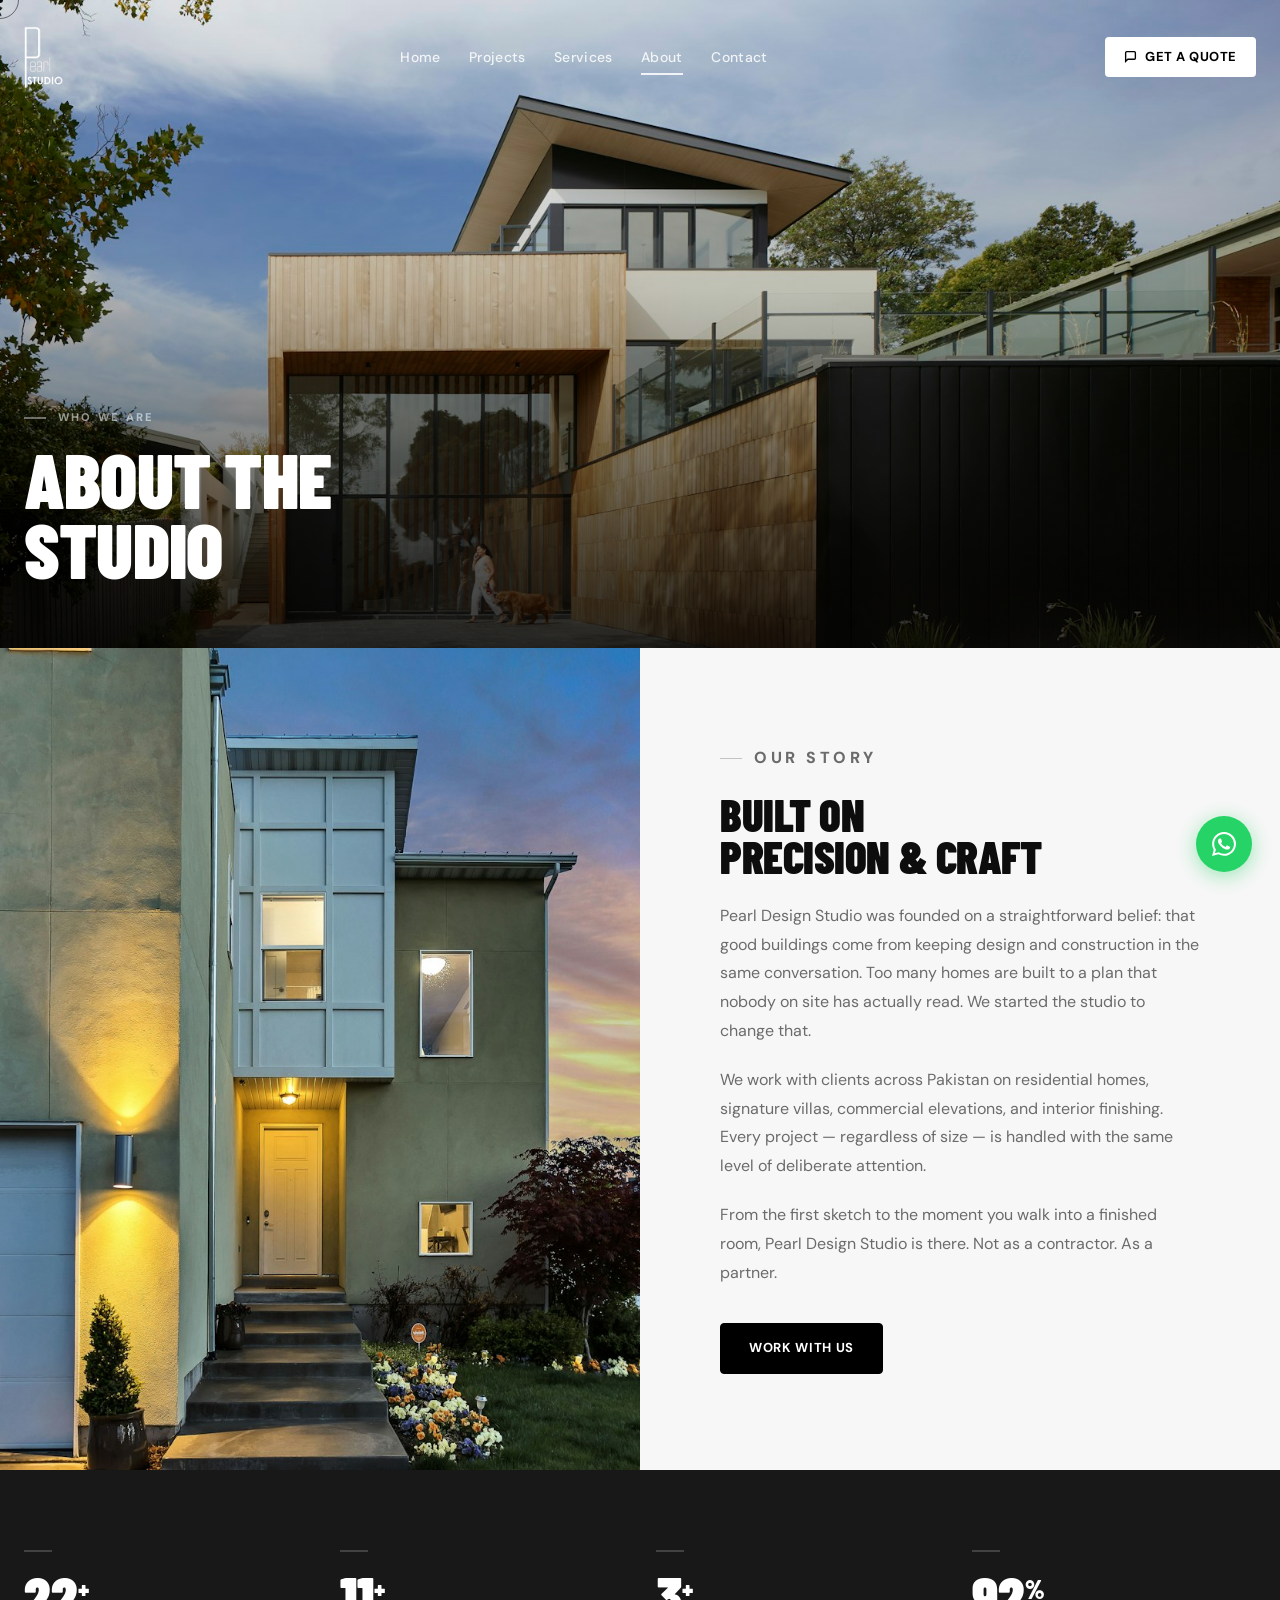
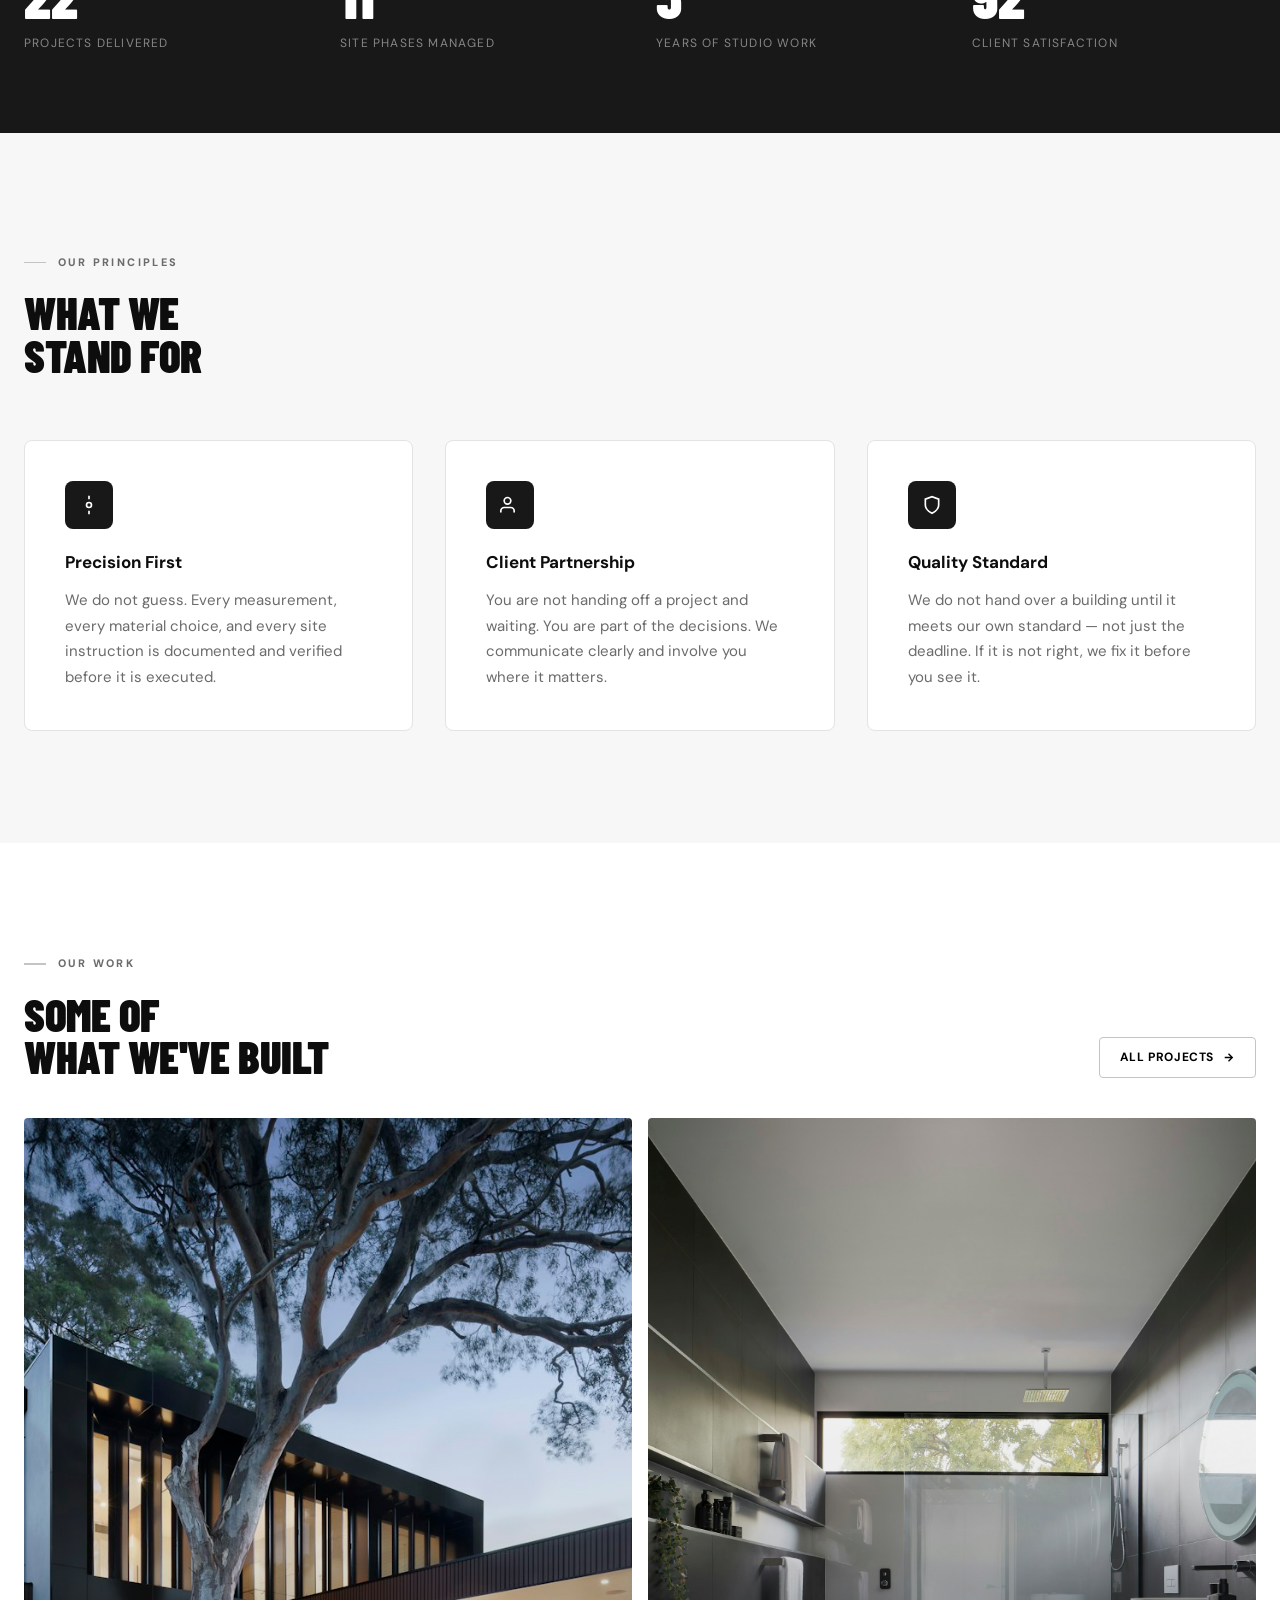
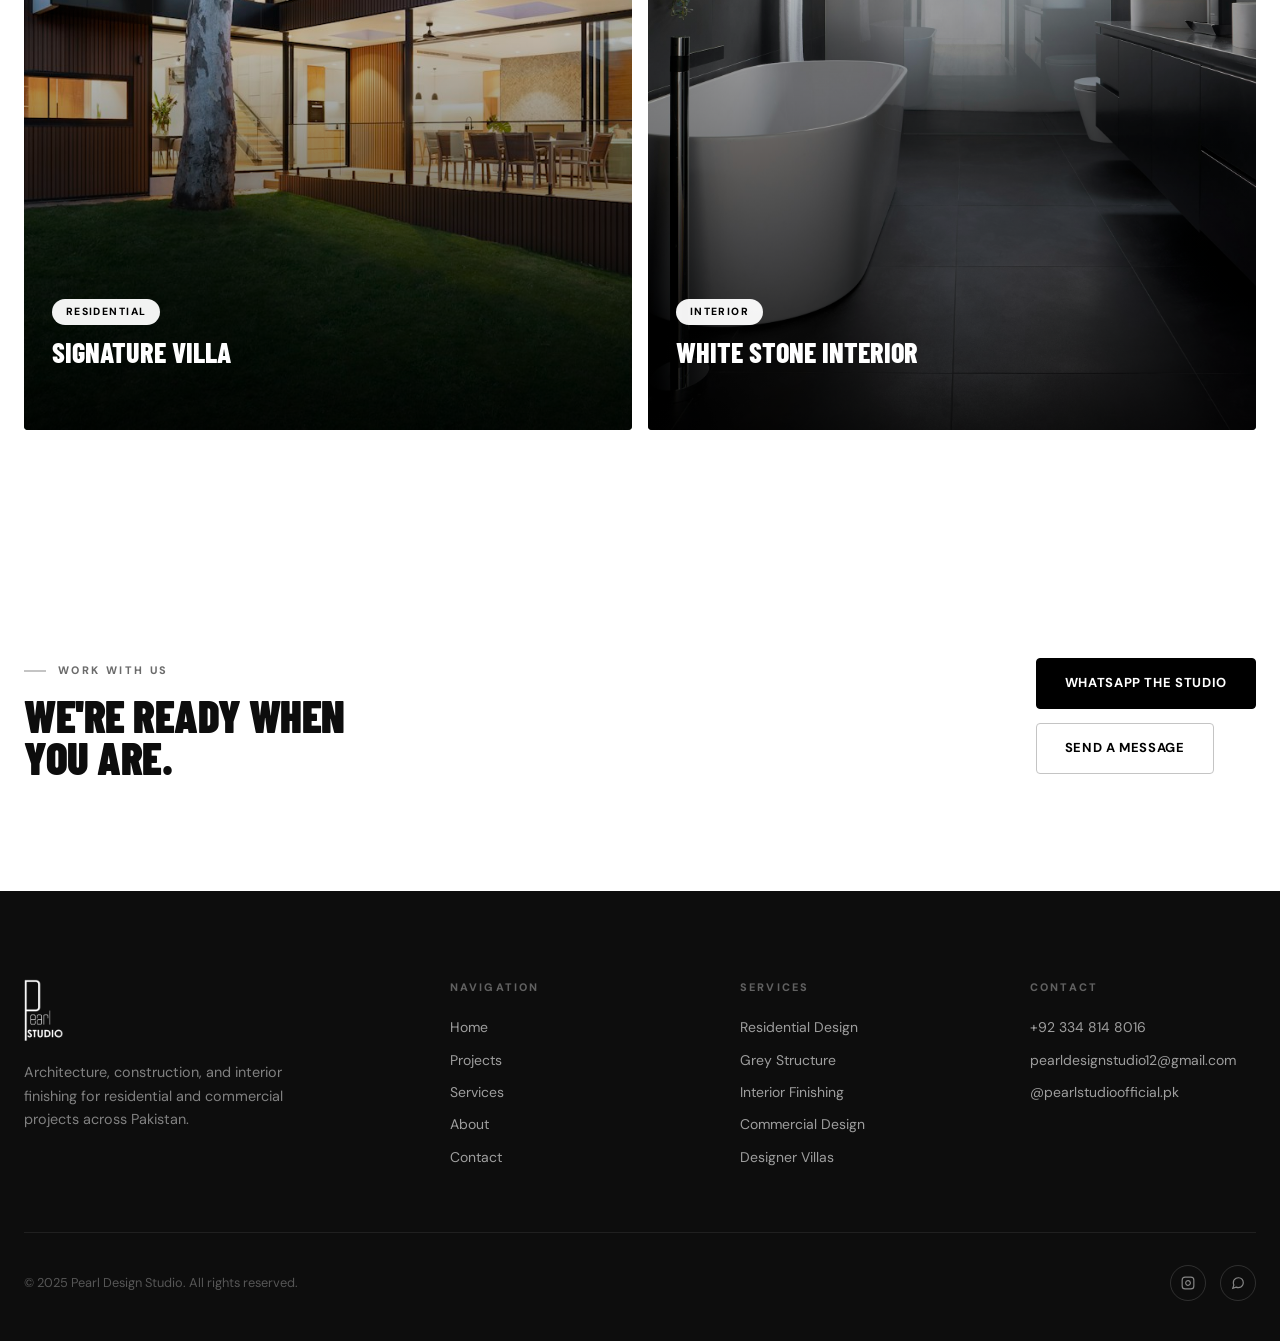
<file: about.html>
<!doctype html>
<html lang="en">
<head>
  <meta charset="utf-8">
  <meta name="viewport" content="width=device-width,initial-scale=1">
  <meta name="description" content="About Pearl Design Studio — a construction and design studio built on precision, craft, and a passion for well-built spaces across Pakistan.">
  <title>About | Pearl Design Studio</title>
  <link rel="preconnect" href="https://fonts.googleapis.com">
  <link rel="preconnect" href="https://fonts.gstatic.com" crossorigin>
  <link href="https://fonts.googleapis.com/css2?family=Barlow+Condensed:wght@400;600;700;800;900&family=DM+Sans:ital,opsz,wght@0,9..40,300;0,9..40,400;0,9..40,500;0,9..40,600;0,9..40,700;1,9..40,400&display=swap" rel="stylesheet">
  <link rel="stylesheet" href="assets/styles.css">
</head>
<body data-page="about">

  <div id="page-loader" class="page-loader" aria-hidden="true">
    <img class="loader-logo" src="assets/images/logo-for-white-bg.png" alt="Pearl Design Studio">
    <div class="loader-line"></div>
  </div>

  <div class="cur-dot" aria-hidden="true"></div>
  <div class="cur-ring" aria-hidden="true"></div>

  <nav class="mobile-nav" aria-label="Mobile navigation">
    <a href="index.html" data-page="home">Home</a>
    <a href="projects.html" data-page="projects">Projects</a>
    <a href="services.html" data-page="services">Services</a>
    <a href="about.html" data-page="about">About</a>
    <a href="contact.html" data-page="contact">Contact</a>
    <a class="mobile-nav-cta" href="https://wa.me/923348148016?text=Hello%20Pearl%20Design%20Studio%2C%20I%20want%20to%20discuss%20a%20project." target="_blank" rel="noreferrer">WhatsApp the Studio</a>
  </nav>

  <header class="site-header" role="banner">
    <a class="hdr-logo" href="index.html" aria-label="Pearl Design Studio — home"><img class="logo-dark" src="assets/images/logo-text-white.png" alt="Pearl Design Studio"><img class="logo-light" src="assets/images/logo-for-white-bg.png" alt="Pearl Design Studio">
    </a>
    <nav class="hdr-nav" aria-label="Primary navigation">
      <a href="index.html" data-page="home">Home</a>
      <a href="projects.html" data-page="projects">Projects</a>
      <a href="services.html" data-page="services">Services</a>
      <a href="about.html" data-page="about">About</a>
      <a href="contact.html" data-page="contact">Contact</a>
    </nav>
    <div class="hdr-right">
      <a class="hdr-cta" href="https://wa.me/923348148016?text=Hello%20Pearl%20Design%20Studio%2C%20I%20want%20to%20discuss%20a%20project." target="_blank" rel="noreferrer" data-mag>
        <svg width="13" height="13" viewBox="0 0 24 24" fill="none" stroke="currentColor" stroke-width="2.5"><path d="M21 15a2 2 0 01-2 2H7l-4 4V5a2 2 0 012-2h14a2 2 0 012 2z"/></svg>
        Get a Quote
      </a>
      <button class="hdr-toggle" type="button" aria-label="Open navigation menu" aria-expanded="false">
        <span></span><span></span><span></span>
      </button>
    </div>
  </header>

  <main>

    <!-- PAGE HERO -->
    <div class="page-hero">
      <img src="assets/images/project-courtyard.jpg" alt="Pearl Design Studio — architectural excellence showcase" loading="eager">
      <div class="page-hero-body">
        <p class="page-hero-lbl">Who We Are</p>
        <h1 class="page-hero-title">About the<br>Studio</h1>
      </div>
    </div>

    <!-- STUDIO STORY — SPLIT -->
    <section class="about-story">
      <div class="story-img">
        <img src="assets/images/project-family-house.jpg" alt="Pearl Design Studio project — family residence exterior" loading="lazy">
      </div>
      <div class="story-body">
        <p class="s-label reveal">Our Story</p>
        <h2 class="s-heading reveal" style="margin-bottom:1.5rem">Built on<br>Precision &amp; Craft</h2>
        <p class="reveal">Pearl Design Studio was founded on a straightforward belief: that good buildings come from keeping design and construction in the same conversation. Too many homes are built to a plan that nobody on site has actually read. We started the studio to change that.</p>
        <p class="reveal">We work with clients across Pakistan on residential homes, signature villas, commercial elevations, and interior finishing. Every project — regardless of size — is handled with the same level of deliberate attention.</p>
        <p class="reveal">From the first sketch to the moment you walk into a finished room, Pearl Design Studio is there. Not as a contractor. As a partner.</p>
        <a class="btn btn-dark" href="contact.html" style="margin-top:1rem;align-self:flex-start" data-mag>Work with Us</a>
      </div>
    </section>

    <!-- STATS -->
    <section class="stats" aria-label="Studio achievements">
      <div class="stat reveal"><div class="stat-line"></div><div class="stat-num"><span data-count="24">0</span><sup>+</sup></div><div class="stat-lbl">Projects Delivered</div></div>
      <div class="stat reveal"><div class="stat-line"></div><div class="stat-num"><span data-count="12">0</span><sup>+</sup></div><div class="stat-lbl">Site Phases Managed</div></div>
      <div class="stat reveal"><div class="stat-line"></div><div class="stat-num"><span data-count="3">0</span><sup>+</sup></div><div class="stat-lbl">Years of Studio Work</div></div>
      <div class="stat reveal"><div class="stat-line"></div><div class="stat-num"><span data-count="100">0</span><sup>%</sup></div><div class="stat-lbl">Client Satisfaction</div></div>
    </section>

    <!-- VALUES / WHAT WE STAND FOR -->
    <section style="padding:var(--section) var(--px);background:var(--paper)" aria-labelledby="vals-h">
      <div class="reveal" style="max-width:640px;margin-bottom:4rem">
        <p class="s-label">Our Principles</p>
        <h2 class="s-heading" id="vals-h">What We<br>Stand For</h2>
      </div>

      <div style="display:grid;grid-template-columns:repeat(3,1fr);gap:2rem" class="reveal">

        <div style="padding:2.5rem;border:1px solid var(--border);background:white;border-radius:var(--r-md)">
          <div style="width:3rem;height:3rem;background:var(--charcoal);color:white;display:grid;place-items:center;border-radius:8px;margin-bottom:1.25rem">
            <svg width="20" height="20" viewBox="0 0 24 24" fill="none" stroke="currentColor" stroke-width="2"><circle cx="12" cy="12" r="3"/><path d="M12 1v4M12 19v4"/></svg>
          </div>
          <h3 style="font-size:1.0625rem;font-weight:700;margin-bottom:0.75rem">Precision First</h3>
          <p style="font-size:.9375rem;color:var(--stone);line-height:1.7">We do not guess. Every measurement, every material choice, and every site instruction is documented and verified before it is executed.</p>
        </div>

        <div style="padding:2.5rem;border:1px solid var(--border);background:white;border-radius:var(--r-md)">
          <div style="width:3rem;height:3rem;background:var(--charcoal);color:white;display:grid;place-items:center;border-radius:8px;margin-bottom:1.25rem">
            <svg width="20" height="20" viewBox="0 0 24 24" fill="none" stroke="currentColor" stroke-width="2"><path d="M17 21v-2a4 4 0 00-4-4H5a4 4 0 00-4 4v2"/><circle cx="9" cy="7" r="4"/></svg>
          </div>
          <h3 style="font-size:1.0625rem;font-weight:700;margin-bottom:0.75rem">Client Partnership</h3>
          <p style="font-size:.9375rem;color:var(--stone);line-height:1.7">You are not handing off a project and waiting. You are part of the decisions. We communicate clearly and involve you where it matters.</p>
        </div>

        <div style="padding:2.5rem;border:1px solid var(--border);background:white;border-radius:var(--r-md)">
          <div style="width:3rem;height:3rem;background:var(--charcoal);color:white;display:grid;place-items:center;border-radius:8px;margin-bottom:1.25rem">
            <svg width="20" height="20" viewBox="0 0 24 24" fill="none" stroke="currentColor" stroke-width="2"><path d="M12 22s8-4 8-10V5l-8-3-8 3v7c0 6 8 10 8 10z"/></svg>
          </div>
          <h3 style="font-size:1.0625rem;font-weight:700;margin-bottom:0.75rem">Quality Standard</h3>
          <p style="font-size:.9375rem;color:var(--stone);line-height:1.7">We do not hand over a building until it meets our own standard — not just the deadline. If it is not right, we fix it before you see it.</p>
        </div>

      </div>
    </section>

    <!-- FEATURED WORK STRIP -->
    <section class="projects" style="background:var(--white)" aria-labelledby="fw-h">
      <div class="sec-hdr reveal">
        <div class="sec-hdr-left">
          <p class="s-label">Our Work</p>
          <h2 class="s-heading" id="fw-h">Some of<br>What We've Built</h2>
        </div>
        <div class="sec-hdr-right">
          <a class="btn btn-outline btn-sm" href="projects.html">All Projects <svg width="13" height="13" viewBox="0 0 24 24" fill="none" stroke="currentColor" stroke-width="2.5"><path d="M5 12h14M12 5l7 7-7 7"/></svg></a>
        </div>
      </div>
      <div class="proj-grid">
        <article class="proj-card proj-card--half reveal" data-cat="residential">
          <img src="assets/images/project-villa.jpg" alt="Signature Villa" loading="lazy">
          <div class="proj-info"><span class="proj-tag">Residential</span><h3 class="proj-name">Signature Villa</h3><a class="proj-link" href="projects.html">View Projects <svg width="13" height="13" viewBox="0 0 24 24" fill="none" stroke="currentColor" stroke-width="2.5"><path d="M5 12h14M12 5l7 7-7 7"/></svg></a></div>
        </article>
        <article class="proj-card proj-card--half reveal" data-cat="interior">
          <img src="assets/images/project-interior.jpg" alt="Interior Finishing" loading="lazy">
          <div class="proj-info"><span class="proj-tag">Interior</span><h3 class="proj-name">White Stone Interior</h3><a class="proj-link" href="projects.html">View Projects <svg width="13" height="13" viewBox="0 0 24 24" fill="none" stroke="currentColor" stroke-width="2.5"><path d="M5 12h14M12 5l7 7-7 7"/></svg></a></div>
        </article>
      </div>
    </section>

    <!-- CTA -->
    <section class="cta-band" aria-labelledby="cta-h">
      <div class="reveal">
        <p class="cta-lbl">Work with Us</p>
        <h2 class="s-heading" id="cta-h">We're ready when<br>you are.</h2>
      </div>
      <div class="cta-acts reveal">
        <a class="btn btn-dark" href="https://wa.me/923348148016?text=Hello%20Pearl%20Design%20Studio%2C%20I%20want%20to%20discuss%20a%20project." target="_blank" rel="noreferrer" data-mag>WhatsApp the Studio</a>
        <a class="btn btn-outline" href="contact.html">Send a Message</a>
      </div>
    </section>

  </main>

  <footer class="site-footer" role="contentinfo">
    <div class="ftr-top">
      <div class="ftr-brand"><div class="ftr-brand-logo"><img src="assets/images/logo-text-white.png" alt="Pearl Design Studio logo"></div><p>Architecture, construction, and interior finishing for residential and commercial projects across Pakistan.</p></div>
      <div class="ftr-col"><h4>Navigation</h4><nav class="ftr-links"><a href="index.html">Home</a><a href="projects.html">Projects</a><a href="services.html">Services</a><a href="about.html">About</a><a href="contact.html">Contact</a></nav></div>
      <div class="ftr-col"><h4>Services</h4><nav class="ftr-links"><a href="services.html">Residential Design</a><a href="services.html">Grey Structure</a><a href="services.html">Interior Finishing</a><a href="services.html">Commercial Design</a><a href="services.html">Designer Villas</a></nav></div>
      <div class="ftr-col"><h4>Contact</h4><nav class="ftr-links"><a href="tel:+923348148016">+92 334 814 8016</a><a href="mailto:pearldesignstudio12@gmail.com">pearldesignstudio12@gmail.com</a><a href="https://www.instagram.com/pearlstudioofficial.pk" target="_blank" rel="noreferrer">@pearlstudioofficial.pk</a></nav></div>
    </div>
    <div class="ftr-bottom">
      <p class="ftr-copy">&copy; 2025 Pearl Design Studio. All rights reserved.</p>
      <div class="ftr-socials">
        <a class="ftr-social" href="https://www.instagram.com/pearlstudioofficial.pk?igsh=ZmMzcGx2am5vdG1k" target="_blank" rel="noreferrer" aria-label="Instagram"><svg width="14" height="14" viewBox="0 0 24 24" fill="none" stroke="currentColor" stroke-width="2"><rect x="2" y="2" width="20" height="20" rx="5"/><path d="M16 11.37A4 4 0 1112.63 8 4 4 0 0116 11.37z"/><line x1="17.5" y1="6.5" x2="17.51" y2="6.5"/></svg></a>
        <a class="ftr-social" href="https://wa.me/923348148016" target="_blank" rel="noreferrer" aria-label="WhatsApp"><svg width="14" height="14" viewBox="0 0 24 24" fill="none" stroke="currentColor" stroke-width="2"><path d="M21 11.5a8.38 8.38 0 01-.9 3.8 8.5 8.5 0 01-7.6 4.7 8.38 8.38 0 01-3.8-.9L3 21l1.9-5.7a8.38 8.38 0 01-.9-3.8 8.5 8.5 0 014.7-7.6 8.38 8.38 0 013.8-.9h.5a8.48 8.48 0 018 8v.5z"/></svg></a>
      </div>
    </div>
  </footer>

  <a class="wa-float" href="https://wa.me/923348148016?text=Hello%20Pearl%20Design%20Studio%2C%20I%20want%20to%20discuss%20a%20project." target="_blank" rel="noreferrer" aria-label="Chat on WhatsApp">
    <svg viewBox="0 0 24 24" fill="currentColor" width="24" height="24"><path d="M17.472 14.382c-.297-.149-1.758-.867-2.03-.967-.273-.099-.471-.148-.67.15-.197.297-.767.966-.94 1.164-.173.199-.347.223-.644.075-.297-.15-1.255-.463-2.39-1.475-.883-.788-1.48-1.761-1.653-2.059-.173-.297-.018-.458.13-.606.134-.133.298-.347.446-.52.149-.174.198-.298.298-.497.099-.198.05-.371-.025-.52-.075-.149-.669-1.612-.916-2.207-.242-.579-.487-.5-.669-.51-.173-.008-.371-.01-.57-.01-.198 0-.52.074-.792.372-.272.297-1.04 1.016-1.04 2.479 0 1.462 1.065 2.875 1.213 3.074.149.198 2.096 3.2 5.077 4.487.709.306 1.262.489 1.694.625.712.227 1.36.195 1.871.118.571-.085 1.758-.719 2.006-1.413.248-.694.248-1.289.173-1.413-.074-.124-.272-.198-.57-.347m-5.421 7.403h-.004a9.87 9.87 0 01-5.031-1.378l-.361-.214-3.741.982.998-3.648-.235-.374a9.86 9.86 0 01-1.51-5.26c.001-5.45 4.436-9.884 9.888-9.884 2.64 0 5.122 1.03 6.988 2.898a9.825 9.825 0 012.893 6.994c-.003 5.45-4.437 9.884-9.885 9.884m8.413-18.297A11.815 11.815 0 0012.05 0C5.495 0 .16 5.335.157 11.892c0 2.096.547 4.142 1.588 5.945L.057 24l6.305-1.654a11.882 11.882 0 005.683 1.448h.005c6.554 0 11.89-5.335 11.893-11.893a11.821 11.821 0 00-3.48-8.413z"/></svg>
  </a>

  <script src="assets/script.js" defer></script>
</body>
</html>
</file>
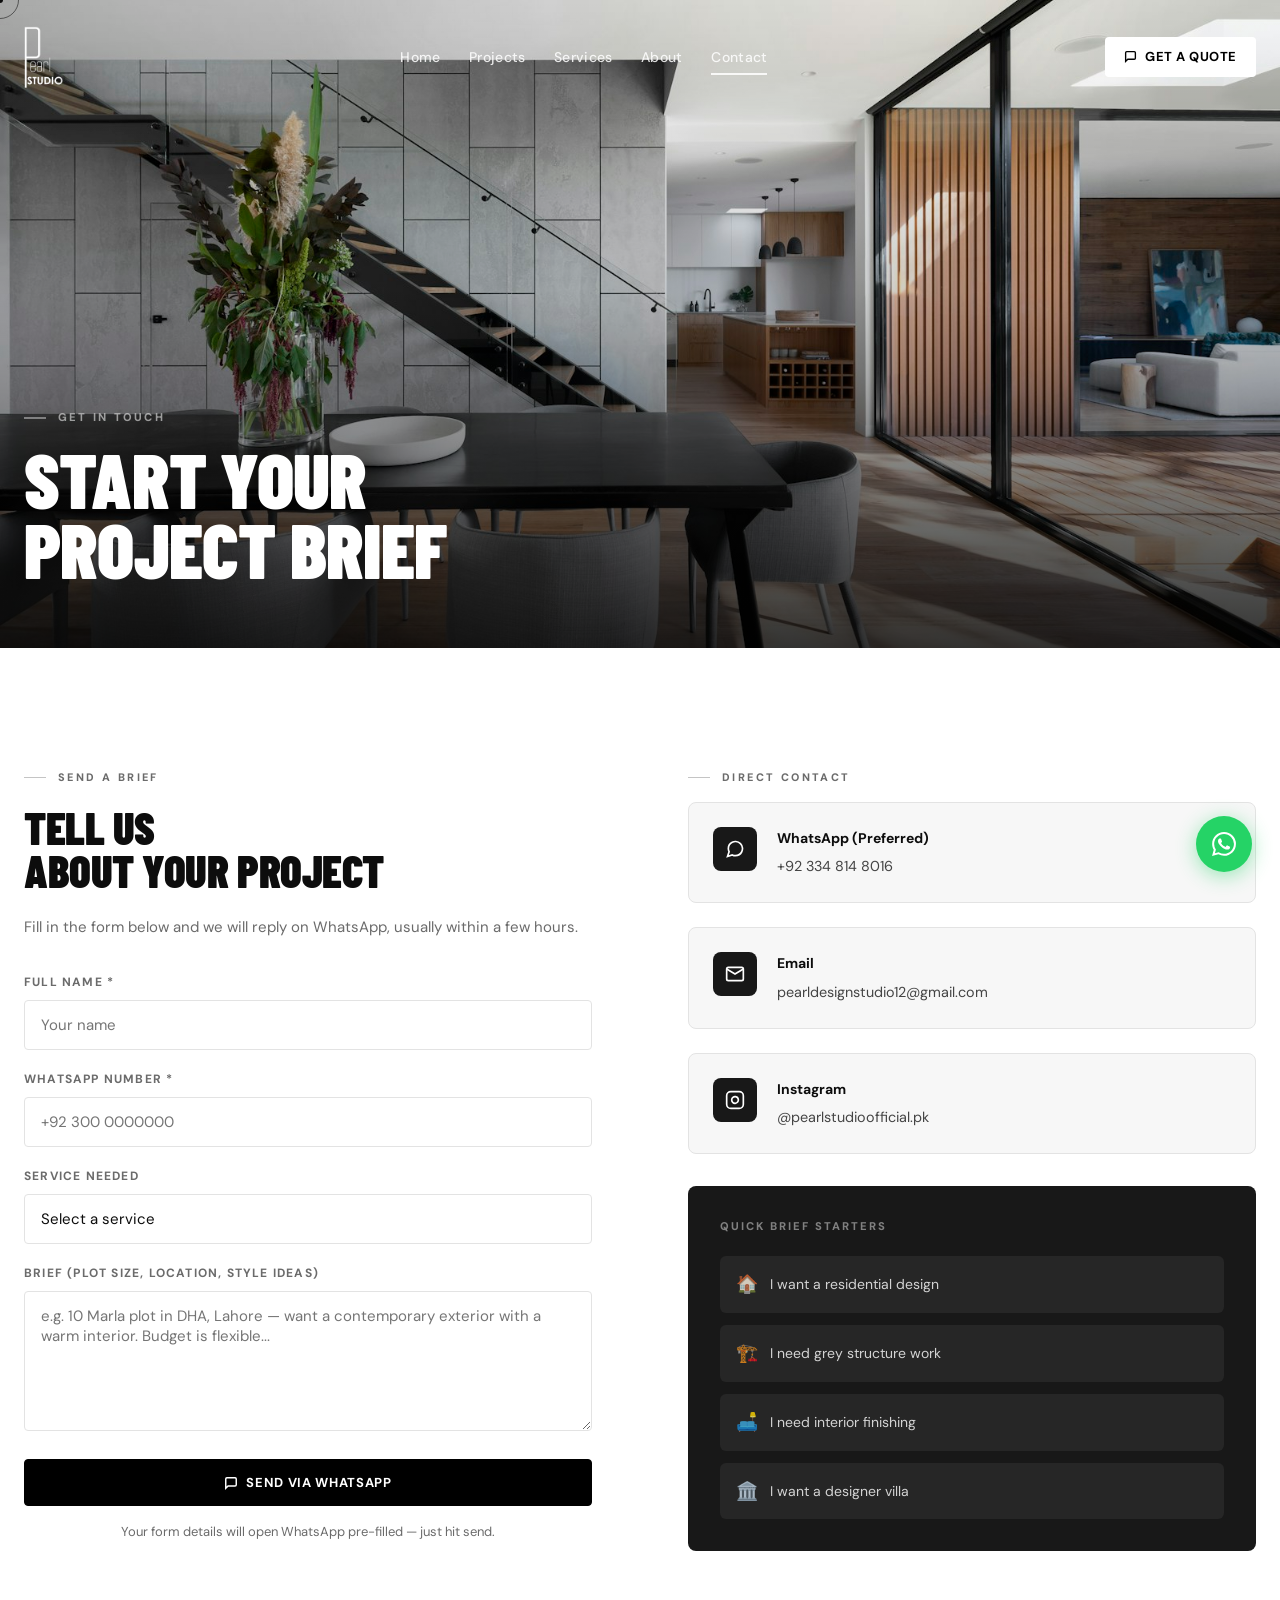
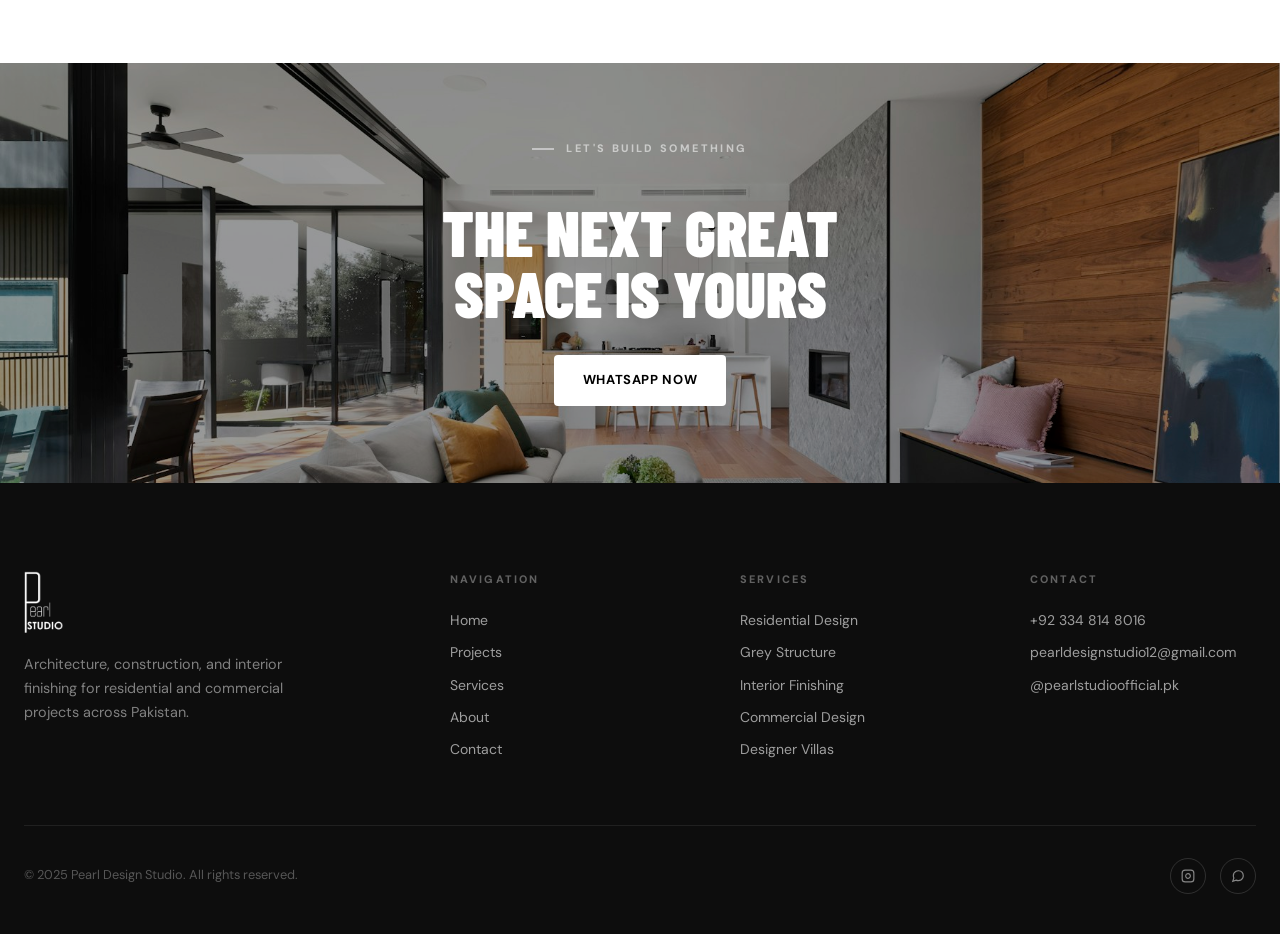
<file: contact.html>
<!doctype html>
<html lang="en">
<head>
  <meta charset="utf-8">
  <meta name="viewport" content="width=device-width,initial-scale=1">
  <meta name="description" content="Contact Pearl Design Studio — WhatsApp, email, or fill in our brief form to start discussing your construction or design project.">
  <title>Contact | Pearl Design Studio</title>
  <link rel="preconnect" href="https://fonts.googleapis.com">
  <link rel="preconnect" href="https://fonts.gstatic.com" crossorigin>
  <link href="https://fonts.googleapis.com/css2?family=Barlow+Condensed:wght@400;600;700;800;900&family=DM+Sans:ital,opsz,wght@0,9..40,300;0,9..40,400;0,9..40,500;0,9..40,600;0,9..40,700;1,9..40,400&display=swap" rel="stylesheet">
  <link rel="stylesheet" href="assets/styles.css">
</head>
<body data-page="contact">

  <div id="page-loader" class="page-loader" aria-hidden="true">
    <img class="loader-logo" src="assets/images/logo-for-white-bg.png" alt="Pearl Design Studio">
    <div class="loader-line"></div>
  </div>

  <div class="cur-dot" aria-hidden="true"></div>
  <div class="cur-ring" aria-hidden="true"></div>

  <nav class="mobile-nav" aria-label="Mobile navigation">
    <a href="index.html" data-page="home">Home</a>
    <a href="projects.html" data-page="projects">Projects</a>
    <a href="services.html" data-page="services">Services</a>
    <a href="about.html" data-page="about">About</a>
    <a href="contact.html" data-page="contact">Contact</a>
    <a class="mobile-nav-cta" href="https://wa.me/923348148016?text=Hello%20Pearl%20Design%20Studio%2C%20I%20want%20to%20discuss%20a%20project." target="_blank" rel="noreferrer">WhatsApp the Studio</a>
  </nav>

  <header class="site-header" role="banner">
    <a class="hdr-logo" href="index.html" aria-label="Pearl Design Studio — home"><img class="logo-dark" src="assets/images/logo-text-white.png" alt="Pearl Design Studio"><img class="logo-light" src="assets/images/logo-for-white-bg.png" alt="Pearl Design Studio">
    </a>
    <nav class="hdr-nav" aria-label="Primary navigation">
      <a href="index.html" data-page="home">Home</a>
      <a href="projects.html" data-page="projects">Projects</a>
      <a href="services.html" data-page="services">Services</a>
      <a href="about.html" data-page="about">About</a>
      <a href="contact.html" data-page="contact">Contact</a>
    </nav>
    <div class="hdr-right">
      <a class="hdr-cta" href="https://wa.me/923348148016?text=Hello%20Pearl%20Design%20Studio%2C%20I%20want%20to%20discuss%20a%20project." target="_blank" rel="noreferrer" data-mag>
        <svg width="13" height="13" viewBox="0 0 24 24" fill="none" stroke="currentColor" stroke-width="2.5"><path d="M21 15a2 2 0 01-2 2H7l-4 4V5a2 2 0 012-2h14a2 2 0 012 2z"/></svg>
        Get a Quote
      </a>
      <button class="hdr-toggle" type="button" aria-label="Open navigation menu" aria-expanded="false">
        <span></span><span></span><span></span>
      </button>
    </div>
  </header>

  <main>

    <!-- PAGE HERO -->
    <div class="page-hero">
      <img src="assets/images/project-lounge.jpg" alt="Pearl Design Studio — contact us to start your project" loading="eager">
      <div class="page-hero-body">
        <p class="page-hero-lbl">Get in Touch</p>
        <h1 class="page-hero-title">Start Your<br>Project Brief</h1>
      </div>
    </div>

    <!-- CONTACT MAIN -->
    <section class="contact-grid" aria-labelledby="contact-h">

      <!-- LEFT: FORM -->
      <div class="reveal">
        <p class="s-label">Send a Brief</p>
        <h2 class="s-heading" id="contact-h" style="margin-bottom:1.5rem">Tell Us<br>About Your Project</h2>
        <p style="font-size:.9375rem;color:var(--stone);line-height:1.7;margin-bottom:2rem">Fill in the form below and we will reply on WhatsApp, usually within a few hours.</p>

        <form data-wa-form novalidate>

          <div class="cf-group">
            <label class="cf-label" for="name">Full Name *</label>
            <input class="cf-input" id="name" name="name" type="text" placeholder="Your name" required autocomplete="name">
          </div>

          <div class="cf-group">
            <label class="cf-label" for="phone">WhatsApp Number *</label>
            <input class="cf-input" id="phone" name="phone" type="tel" placeholder="+92 300 0000000" required autocomplete="tel">
          </div>

          <div class="cf-group">
            <label class="cf-label" for="service">Service Needed</label>
            <select class="cf-select" id="service" name="service">
              <option value="" disabled selected>Select a service</option>
              <option value="Residential Design">Residential Design</option>
              <option value="Grey Structure Build">Grey Structure Build</option>
              <option value="Interior Finishing">Interior Finishing</option>
              <option value="Commercial Elevation">Commercial Elevation</option>
              <option value="Designer Villa">Designer Villa</option>
              <option value="Project Supervision">Project Supervision</option>
              <option value="Not sure yet">Not sure yet</option>
            </select>
          </div>

          <div class="cf-group">
            <label class="cf-label" for="message">Brief (plot size, location, style ideas)</label>
            <textarea class="cf-textarea" id="message" name="message" placeholder="e.g. 10 Marla plot in DHA, Lahore — want a contemporary exterior with a warm interior. Budget is flexible..."></textarea>
          </div>

          <button class="btn btn-dark" type="submit" style="width:100%;justify-content:center;margin-top:0.5rem" data-mag>
            <svg width="14" height="14" viewBox="0 0 24 24" fill="none" stroke="currentColor" stroke-width="2.5"><path d="M21 15a2 2 0 01-2 2H7l-4 4V5a2 2 0 012-2h14a2 2 0 012 2z"/></svg>
            Send via WhatsApp
          </button>

          <p style="font-size:.8125rem;color:var(--stone);margin-top:1rem;text-align:center">Your form details will open WhatsApp pre-filled — just hit send.</p>

        </form>
      </div>

      <!-- RIGHT: CONTACT INFO -->
      <div class="reveal" style="display:flex;flex-direction:column;gap:2rem">

        <div>
          <p class="s-label" style="margin-bottom:1rem">Direct Contact</p>

          <div class="contact-info">

            <div class="ci-card">
              <div class="ci-icon" aria-hidden="true">
                <svg width="20" height="20" viewBox="0 0 24 24" fill="none" stroke="currentColor" stroke-width="2"><path d="M21 11.5a8.38 8.38 0 01-.9 3.8 8.5 8.5 0 01-7.6 4.7 8.38 8.38 0 01-3.8-.9L3 21l1.9-5.7a8.38 8.38 0 01-.9-3.8 8.5 8.5 0 014.7-7.6 8.38 8.38 0 013.8-.9h.5a8.48 8.48 0 018 8v.5z"/></svg>
              </div>
              <div>
                <h3>WhatsApp (Preferred)</h3>
                <p><a href="https://wa.me/923348148016" target="_blank" rel="noreferrer" style="color:var(--dim)">+92 334 814 8016</a></p>
              </div>
            </div>

            <div class="ci-card">
              <div class="ci-icon" aria-hidden="true">
                <svg width="20" height="20" viewBox="0 0 24 24" fill="none" stroke="currentColor" stroke-width="2"><path d="M4 4h16c1.1 0 2 .9 2 2v12c0 1.1-.9 2-2 2H4c-1.1 0-2-.9-2-2V6c0-1.1.9-2 2-2z"/><polyline points="22,6 12,12 2,6"/></svg>
              </div>
              <div>
                <h3>Email</h3>
                <p><a href="mailto:pearldesignstudio12@gmail.com" style="color:var(--dim)">pearldesignstudio12@gmail.com</a></p>
              </div>
            </div>

            <div class="ci-card">
              <div class="ci-icon" aria-hidden="true">
                <svg width="20" height="20" viewBox="0 0 24 24" fill="none" stroke="currentColor" stroke-width="2"><rect x="2" y="2" width="20" height="20" rx="5"/><path d="M16 11.37A4 4 0 1112.63 8 4 4 0 0116 11.37z"/><line x1="17.5" y1="6.5" x2="17.51" y2="6.5"/></svg>
              </div>
              <div>
                <h3>Instagram</h3>
                <p><a href="https://www.instagram.com/pearlstudioofficial.pk?igsh=ZmMzcGx2am5vdG1k" target="_blank" rel="noreferrer" style="color:var(--dim)">@pearlstudioofficial.pk</a></p>
              </div>
            </div>

          </div>
        </div>

        <!-- Quick WhatsApp brief prompts -->
        <div style="padding:2rem;background:var(--charcoal);border-radius:var(--r-md);color:white">
          <p style="font-size:.7rem;font-weight:800;letter-spacing:.18em;text-transform:uppercase;color:rgba(255,255,255,.45);margin-bottom:1.25rem">Quick Brief Starters</p>
          <div style="display:flex;flex-direction:column;gap:.75rem">
            <a href="https://wa.me/923348148016?text=Hello%20Pearl%20Design%20Studio%2C%20I%20want%20to%20discuss%20a%20residential%20design%20project." target="_blank" rel="noreferrer" style="display:flex;align-items:center;gap:.75rem;padding:.875rem 1rem;background:rgba(255,255,255,.06);border-radius:6px;font-size:.875rem;color:rgba(255,255,255,.8);transition:background .2s" onmouseenter="this.style.background='rgba(255,255,255,0.12)'" onmouseleave="this.style.background='rgba(255,255,255,0.06)'">
              <span style="font-size:1.125rem">🏠</span> I want a residential design
            </a>
            <a href="https://wa.me/923348148016?text=Hello%20Pearl%20Design%20Studio%2C%20I%20need%20grey%20structure%20construction%20services." target="_blank" rel="noreferrer" style="display:flex;align-items:center;gap:.75rem;padding:.875rem 1rem;background:rgba(255,255,255,.06);border-radius:6px;font-size:.875rem;color:rgba(255,255,255,.8);transition:background .2s" onmouseenter="this.style.background='rgba(255,255,255,0.12)'" onmouseleave="this.style.background='rgba(255,255,255,0.06)'">
              <span style="font-size:1.125rem">🏗️</span> I need grey structure work
            </a>
            <a href="https://wa.me/923348148016?text=Hello%20Pearl%20Design%20Studio%2C%20I%20want%20interior%20finishing%20services." target="_blank" rel="noreferrer" style="display:flex;align-items:center;gap:.75rem;padding:.875rem 1rem;background:rgba(255,255,255,.06);border-radius:6px;font-size:.875rem;color:rgba(255,255,255,.8);transition:background .2s" onmouseenter="this.style.background='rgba(255,255,255,0.12)'" onmouseleave="this.style.background='rgba(255,255,255,0.06)'">
              <span style="font-size:1.125rem">🛋️</span> I need interior finishing
            </a>
            <a href="https://wa.me/923348148016?text=Hello%20Pearl%20Design%20Studio%2C%20I%20want%20to%20build%20a%20designer%20villa." target="_blank" rel="noreferrer" style="display:flex;align-items:center;gap:.75rem;padding:.875rem 1rem;background:rgba(255,255,255,.06);border-radius:6px;font-size:.875rem;color:rgba(255,255,255,.8);transition:background .2s" onmouseenter="this.style.background='rgba(255,255,255,0.12)'" onmouseleave="this.style.background='rgba(255,255,255,0.06)'">
              <span style="font-size:1.125rem">🏛️</span> I want a designer villa
            </a>
          </div>
        </div>

      </div>

    </section>

    <!-- FULL-WIDTH IMAGE -->
    <div style="height:420px;overflow:hidden;position:relative">
      <img src="assets/images/hero-residence.jpg" alt="Pearl Design Studio — residential project showcase" loading="lazy" style="width:100%;height:100%;object-fit:cover;object-position:center 30%">
      <div style="position:absolute;inset:0;background:rgba(0,0,0,.4);display:flex;align-items:center;justify-content:center;flex-direction:column;gap:1.5rem;text-align:center;padding:2rem">
        <p class="s-label" style="color:rgba(255,255,255,.55);justify-content:center">Let's Build Something</p>
        <h2 style="font-family:var(--font-display);font-size:clamp(2rem,5vw,4rem);font-weight:900;text-transform:uppercase;color:white;line-height:0.95">The Next Great<br>Space is Yours</h2>
        <a class="btn btn-white" href="https://wa.me/923348148016?text=Hello%20Pearl%20Design%20Studio%2C%20I%20want%20to%20discuss%20a%20project." target="_blank" rel="noreferrer" style="margin-top:.5rem">WhatsApp Now</a>
      </div>
    </div>

  </main>

  <footer class="site-footer" role="contentinfo">
    <div class="ftr-top">
      <div class="ftr-brand"><div class="ftr-brand-logo"><img src="assets/images/logo-text-white.png" alt="Pearl Design Studio logo"></div><p>Architecture, construction, and interior finishing for residential and commercial projects across Pakistan.</p></div>
      <div class="ftr-col"><h4>Navigation</h4><nav class="ftr-links"><a href="index.html">Home</a><a href="projects.html">Projects</a><a href="services.html">Services</a><a href="about.html">About</a><a href="contact.html">Contact</a></nav></div>
      <div class="ftr-col"><h4>Services</h4><nav class="ftr-links"><a href="services.html">Residential Design</a><a href="services.html">Grey Structure</a><a href="services.html">Interior Finishing</a><a href="services.html">Commercial Design</a><a href="services.html">Designer Villas</a></nav></div>
      <div class="ftr-col"><h4>Contact</h4><nav class="ftr-links"><a href="tel:+923348148016">+92 334 814 8016</a><a href="mailto:pearldesignstudio12@gmail.com">pearldesignstudio12@gmail.com</a><a href="https://www.instagram.com/pearlstudioofficial.pk" target="_blank" rel="noreferrer">@pearlstudioofficial.pk</a></nav></div>
    </div>
    <div class="ftr-bottom">
      <p class="ftr-copy">&copy; 2025 Pearl Design Studio. All rights reserved.</p>
      <div class="ftr-socials">
        <a class="ftr-social" href="https://www.instagram.com/pearlstudioofficial.pk?igsh=ZmMzcGx2am5vdG1k" target="_blank" rel="noreferrer" aria-label="Instagram"><svg width="14" height="14" viewBox="0 0 24 24" fill="none" stroke="currentColor" stroke-width="2"><rect x="2" y="2" width="20" height="20" rx="5"/><path d="M16 11.37A4 4 0 1112.63 8 4 4 0 0116 11.37z"/><line x1="17.5" y1="6.5" x2="17.51" y2="6.5"/></svg></a>
        <a class="ftr-social" href="https://wa.me/923348148016" target="_blank" rel="noreferrer" aria-label="WhatsApp"><svg width="14" height="14" viewBox="0 0 24 24" fill="none" stroke="currentColor" stroke-width="2"><path d="M21 11.5a8.38 8.38 0 01-.9 3.8 8.5 8.5 0 01-7.6 4.7 8.38 8.38 0 01-3.8-.9L3 21l1.9-5.7a8.38 8.38 0 01-.9-3.8 8.5 8.5 0 014.7-7.6 8.38 8.38 0 013.8-.9h.5a8.48 8.48 0 018 8v.5z"/></svg></a>
      </div>
    </div>
  </footer>

  <a class="wa-float" href="https://wa.me/923348148016?text=Hello%20Pearl%20Design%20Studio%2C%20I%20want%20to%20discuss%20a%20project." target="_blank" rel="noreferrer" aria-label="Chat on WhatsApp">
    <svg viewBox="0 0 24 24" fill="currentColor" width="24" height="24"><path d="M17.472 14.382c-.297-.149-1.758-.867-2.03-.967-.273-.099-.471-.148-.67.15-.197.297-.767.966-.94 1.164-.173.199-.347.223-.644.075-.297-.15-1.255-.463-2.39-1.475-.883-.788-1.48-1.761-1.653-2.059-.173-.297-.018-.458.13-.606.134-.133.298-.347.446-.52.149-.174.198-.298.298-.497.099-.198.05-.371-.025-.52-.075-.149-.669-1.612-.916-2.207-.242-.579-.487-.5-.669-.51-.173-.008-.371-.01-.57-.01-.198 0-.52.074-.792.372-.272.297-1.04 1.016-1.04 2.479 0 1.462 1.065 2.875 1.213 3.074.149.198 2.096 3.2 5.077 4.487.709.306 1.262.489 1.694.625.712.227 1.36.195 1.871.118.571-.085 1.758-.719 2.006-1.413.248-.694.248-1.289.173-1.413-.074-.124-.272-.198-.57-.347m-5.421 7.403h-.004a9.87 9.87 0 01-5.031-1.378l-.361-.214-3.741.982.998-3.648-.235-.374a9.86 9.86 0 01-1.51-5.26c.001-5.45 4.436-9.884 9.888-9.884 2.64 0 5.122 1.03 6.988 2.898a9.825 9.825 0 012.893 6.994c-.003 5.45-4.437 9.884-9.885 9.884m8.413-18.297A11.815 11.815 0 0012.05 0C5.495 0 .16 5.335.157 11.892c0 2.096.547 4.142 1.588 5.945L.057 24l6.305-1.654a11.882 11.882 0 005.683 1.448h.005c6.554 0 11.89-5.335 11.893-11.893a11.821 11.821 0 00-3.48-8.413z"/></svg>
  </a>

  <script src="assets/script.js" defer></script>
</body>
</html>
</file>
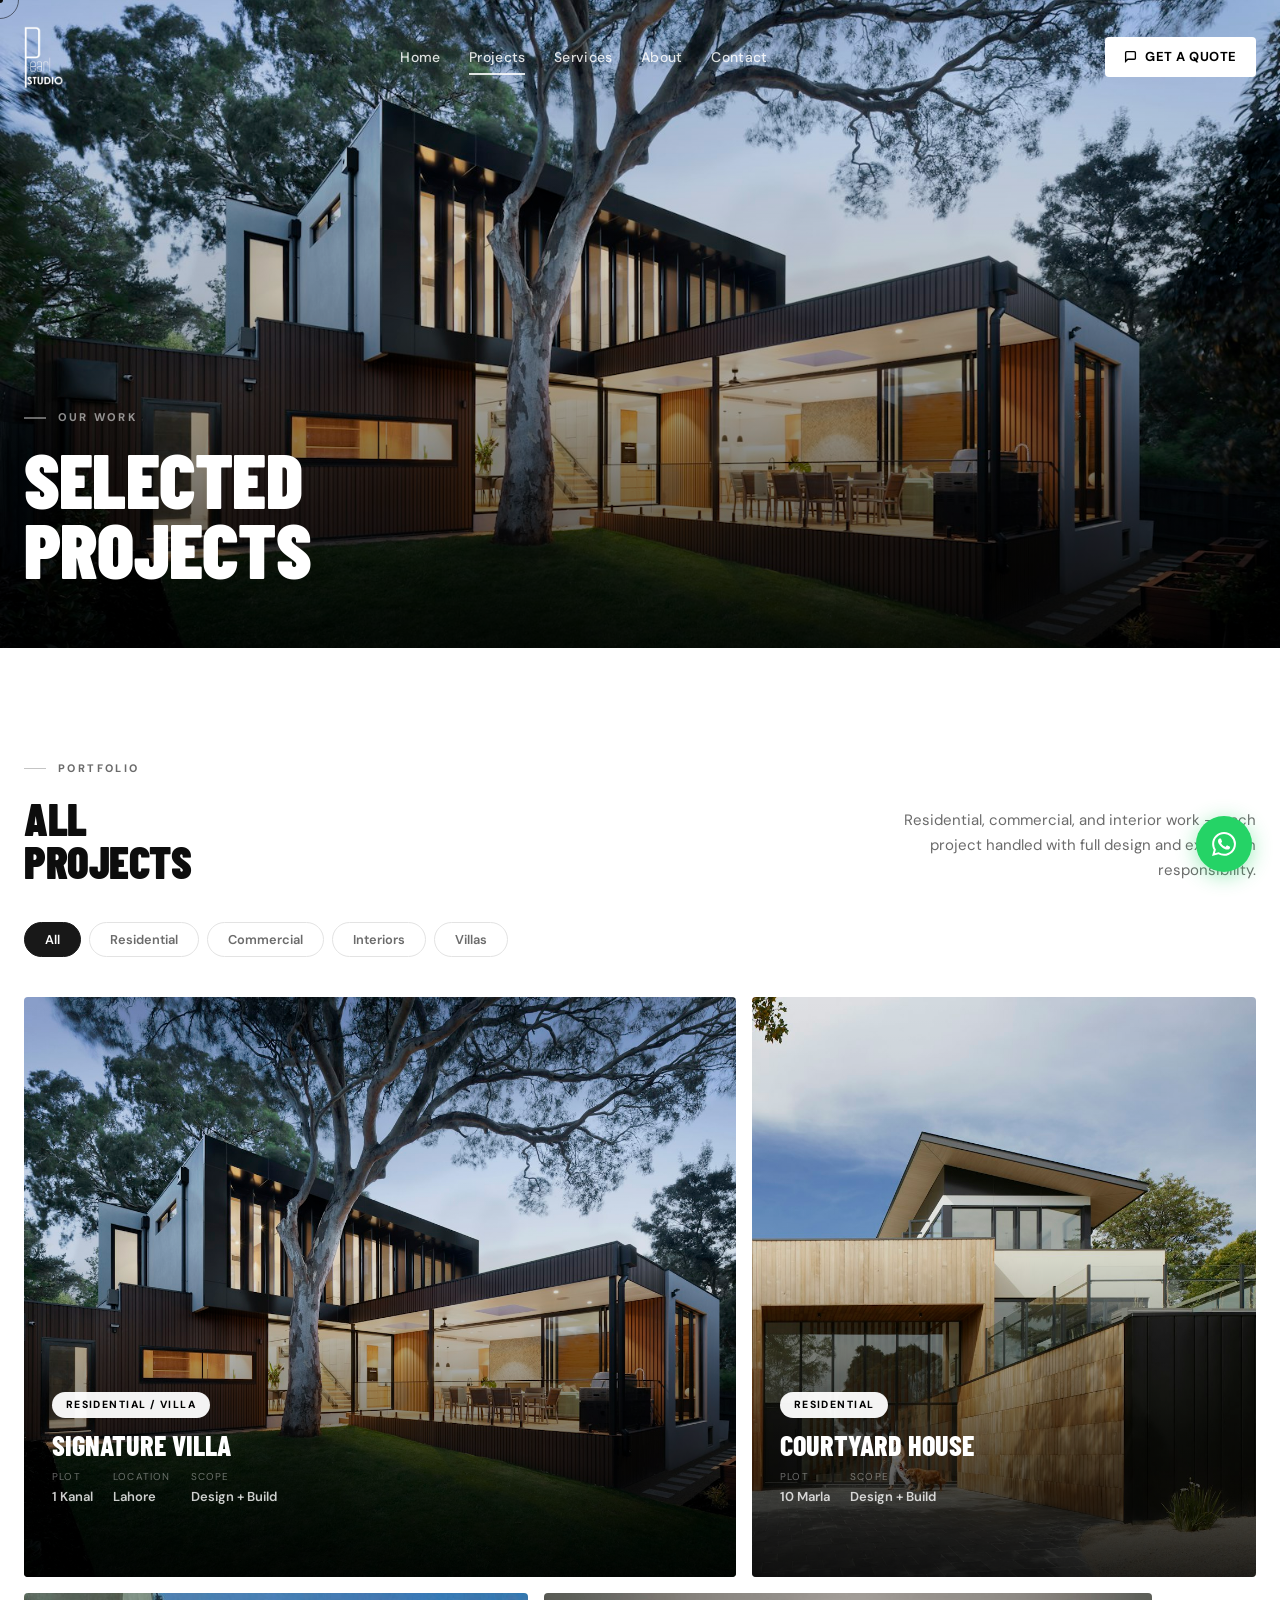
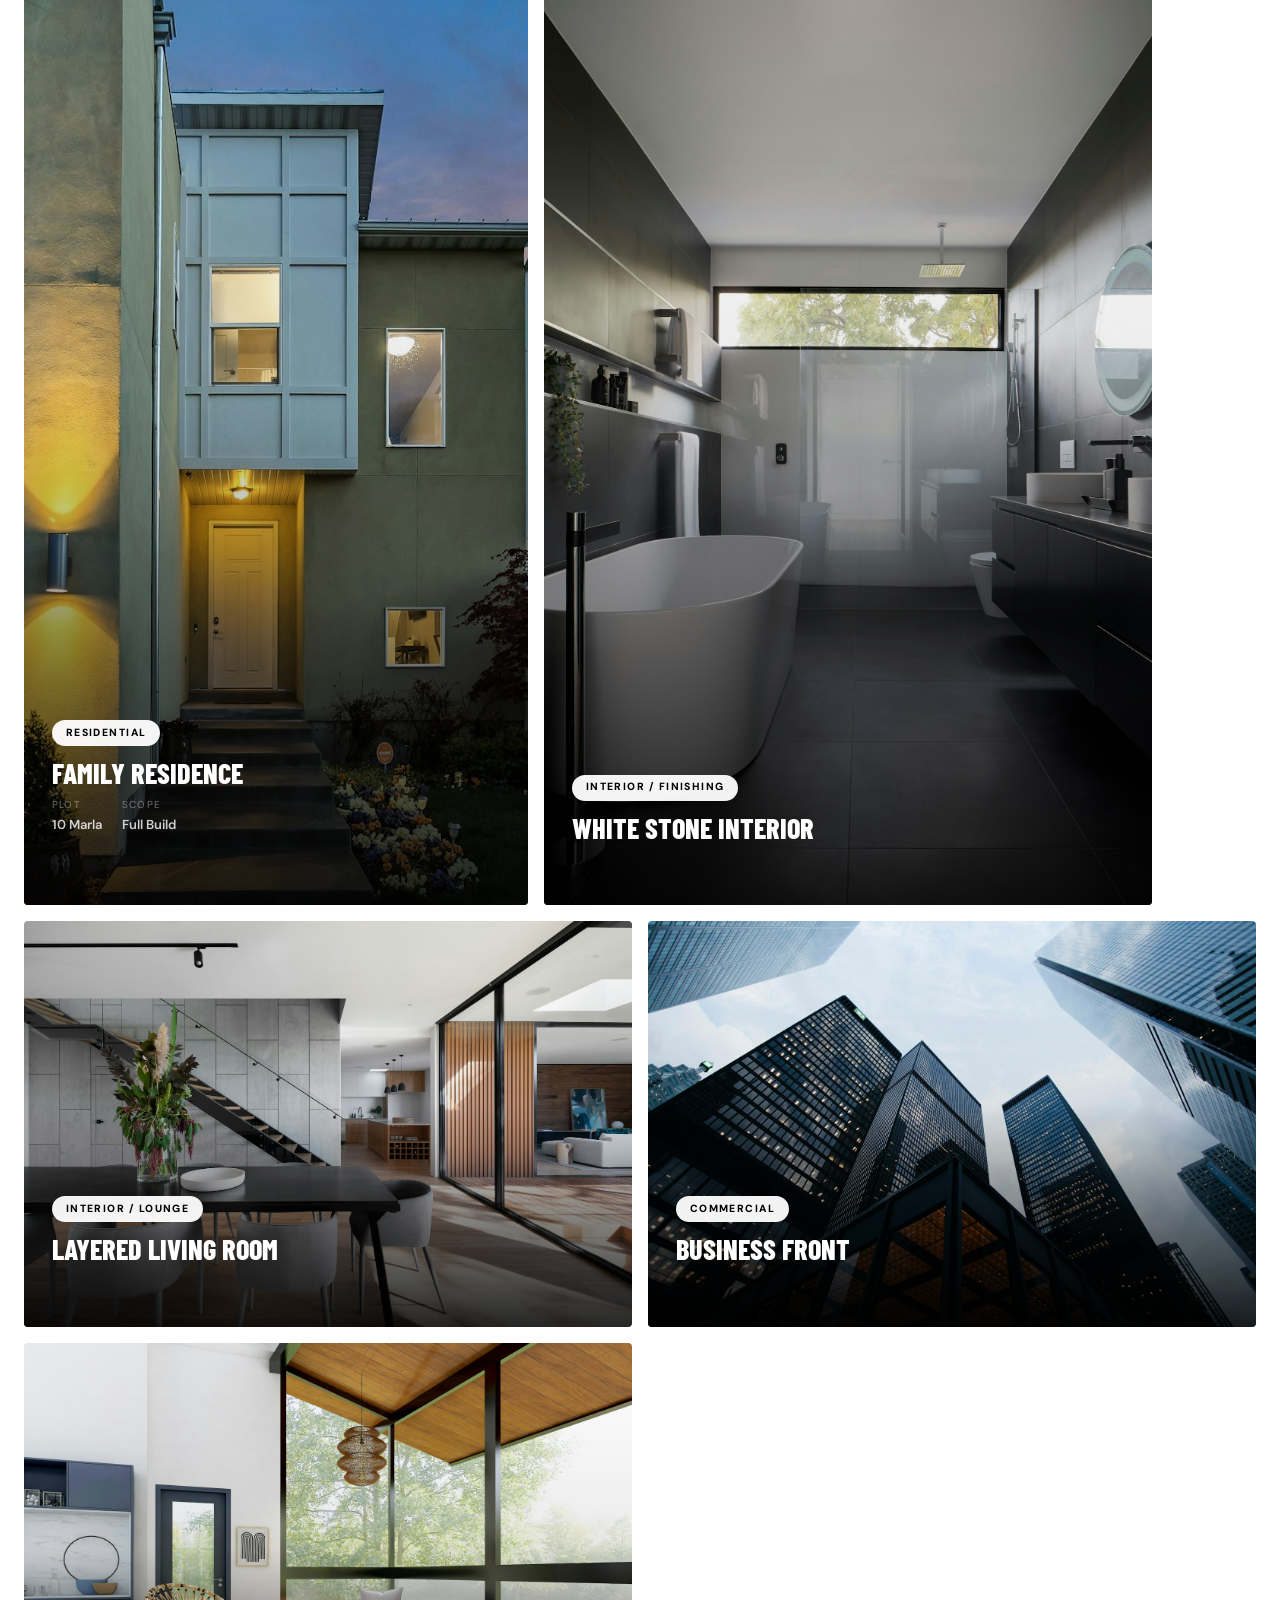
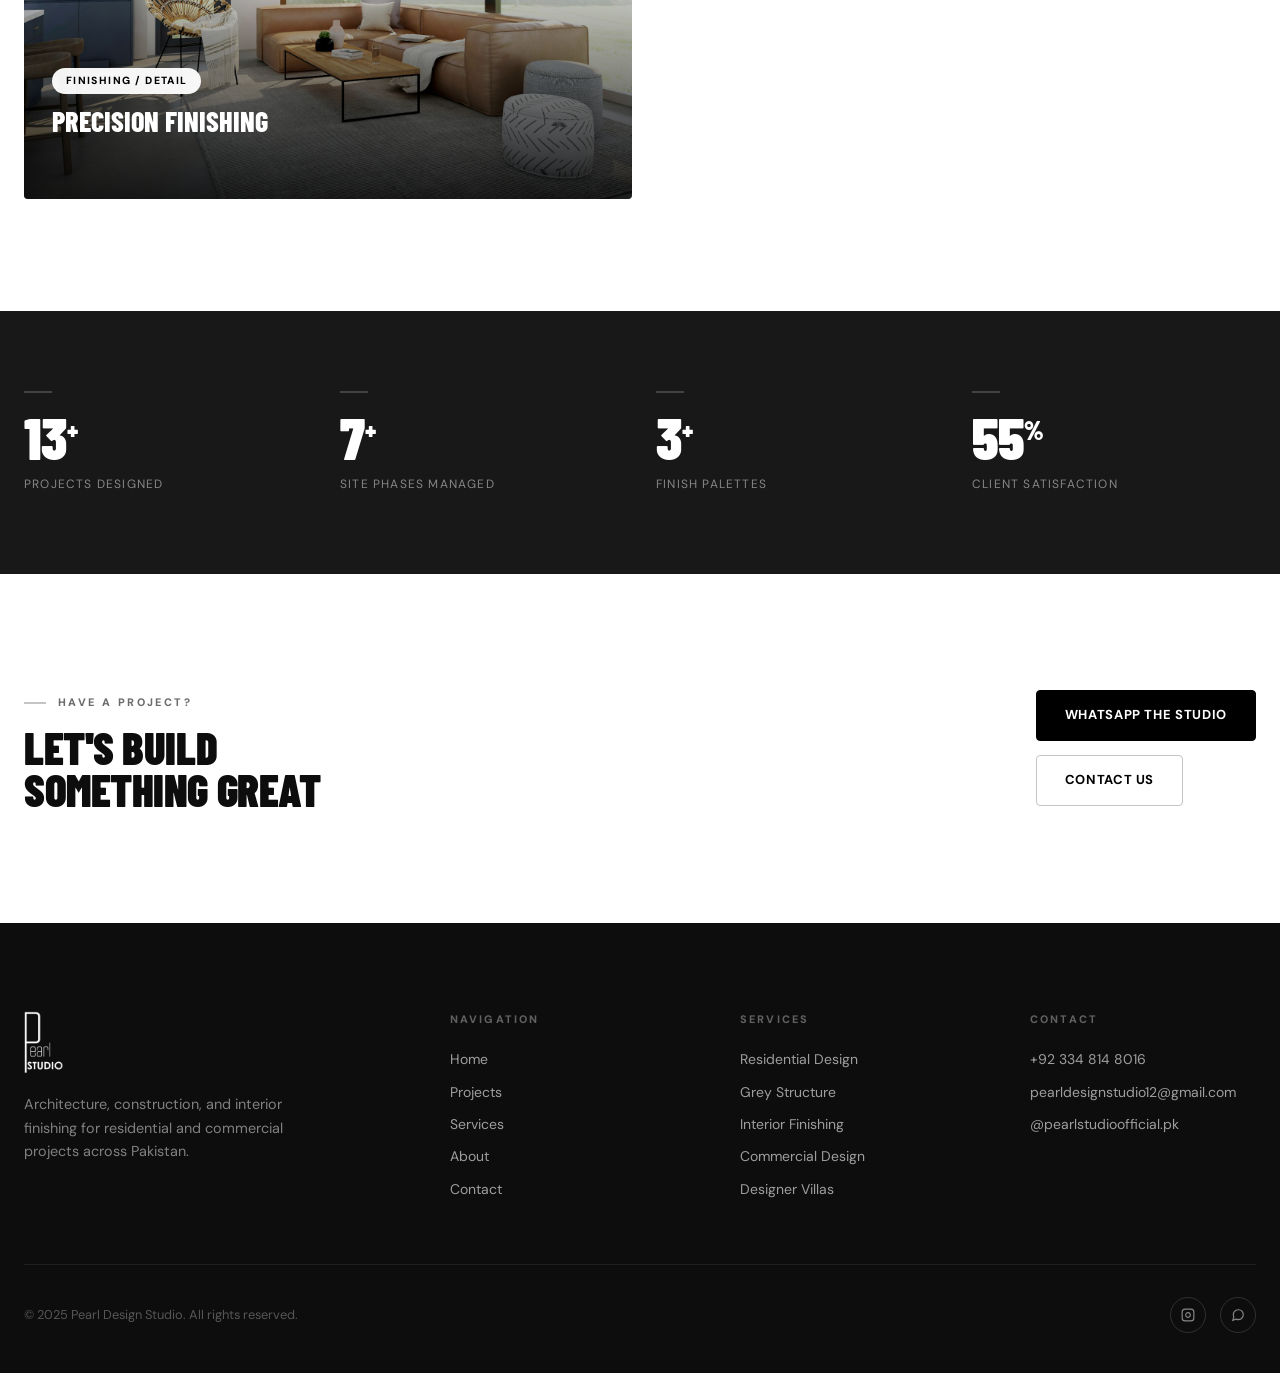
<file: projects.html>
<!doctype html>
<html lang="en">
<head>
  <meta charset="utf-8">
  <meta name="viewport" content="width=device-width,initial-scale=1">
  <meta name="description" content="Pearl Design Studio Projects — residential villas, courtyard houses, commercial elevations, and interior finishing across Pakistan.">
  <title>Projects | Pearl Design Studio</title>
  <link rel="preconnect" href="https://fonts.googleapis.com">
  <link rel="preconnect" href="https://fonts.gstatic.com" crossorigin>
  <link href="https://fonts.googleapis.com/css2?family=Barlow+Condensed:wght@400;600;700;800;900&family=DM+Sans:ital,opsz,wght@0,9..40,300;0,9..40,400;0,9..40,500;0,9..40,600;0,9..40,700;1,9..40,400&display=swap" rel="stylesheet">
  <link rel="stylesheet" href="assets/styles.css">
</head>
<body data-page="projects">

  <div id="page-loader" class="page-loader" aria-hidden="true">
    <img class="loader-logo" src="assets/images/logo-for-white-bg.png" alt="Pearl Design Studio">
    <div class="loader-line"></div>
  </div>

  <div class="cur-dot" aria-hidden="true"></div>
  <div class="cur-ring" aria-hidden="true"></div>

  <nav class="mobile-nav" aria-label="Mobile navigation">
    <a href="index.html" data-page="home">Home</a>
    <a href="projects.html" data-page="projects">Projects</a>
    <a href="services.html" data-page="services">Services</a>
    <a href="about.html" data-page="about">About</a>
    <a href="contact.html" data-page="contact">Contact</a>
    <a class="mobile-nav-cta" href="https://wa.me/923348148016?text=Hello%20Pearl%20Design%20Studio%2C%20I%20want%20to%20discuss%20a%20project." target="_blank" rel="noreferrer">WhatsApp the Studio</a>
  </nav>

  <header class="site-header" role="banner">
    <a class="hdr-logo" href="index.html" aria-label="Pearl Design Studio — home"><img class="logo-dark" src="assets/images/logo-text-white.png" alt="Pearl Design Studio"><img class="logo-light" src="assets/images/logo-for-white-bg.png" alt="Pearl Design Studio">
    </a>
    <nav class="hdr-nav" aria-label="Primary navigation">
      <a href="index.html" data-page="home">Home</a>
      <a href="projects.html" data-page="projects">Projects</a>
      <a href="services.html" data-page="services">Services</a>
      <a href="about.html" data-page="about">About</a>
      <a href="contact.html" data-page="contact">Contact</a>
    </nav>
    <div class="hdr-right">
      <a class="hdr-cta" href="https://wa.me/923348148016?text=Hello%20Pearl%20Design%20Studio%2C%20I%20want%20to%20discuss%20a%20project." target="_blank" rel="noreferrer" data-mag>
        <svg width="13" height="13" viewBox="0 0 24 24" fill="none" stroke="currentColor" stroke-width="2.5"><path d="M21 15a2 2 0 01-2 2H7l-4 4V5a2 2 0 012-2h14a2 2 0 012 2z"/></svg>
        Get a Quote
      </a>
      <button class="hdr-toggle" type="button" aria-label="Open navigation menu" aria-expanded="false">
        <span></span><span></span><span></span>
      </button>
    </div>
  </header>

  <main>

    <!-- PAGE HERO -->
    <div class="page-hero">
      <img src="assets/images/project-villa.jpg" alt="Pearl Design Studio — featured residential villa project" loading="eager">
      <div class="page-hero-body">
        <p class="page-hero-lbl">Our Work</p>
        <h1 class="page-hero-title">Selected<br>Projects</h1>
      </div>
    </div>

    <!-- ALL PROJECTS GRID -->
    <section class="projects" style="background:var(--white)" aria-labelledby="projects-h">

      <div class="sec-hdr reveal">
        <div class="sec-hdr-left">
          <p class="s-label">Portfolio</p>
          <h2 class="s-heading" id="projects-h">All<br>Projects</h2>
        </div>
        <div class="sec-hdr-right">
          <p class="sec-desc">Residential, commercial, and interior work — each project handled with full design and execution responsibility.</p>
        </div>
      </div>

      <div class="filters reveal" role="toolbar" aria-label="Filter projects">
        <button class="f-btn on" type="button" data-filter="all">All</button>
        <button class="f-btn" type="button" data-filter="residential">Residential</button>
        <button class="f-btn" type="button" data-filter="commercial">Commercial</button>
        <button class="f-btn" type="button" data-filter="interior">Interiors</button>
        <button class="f-btn" type="button" data-filter="villa">Villas</button>
      </div>

      <div class="proj-grid">

        <article class="proj-card proj-card--lg reveal" data-cat="residential villa">
          <img src="assets/images/project-villa.jpg" alt="Signature Villa — luxury glass and stone 1 kanal villa" loading="lazy">
          <div class="proj-info">
            <span class="proj-tag">Residential / Villa</span>
            <h3 class="proj-name">Signature Villa</h3>
            <div class="proj-meta">
              <div class="proj-meta-col"><span class="proj-meta-lbl">Plot</span><span class="proj-meta-val">1 Kanal</span></div>
              <div class="proj-meta-col"><span class="proj-meta-lbl">Location</span><span class="proj-meta-val">Lahore</span></div>
              <div class="proj-meta-col"><span class="proj-meta-lbl">Scope</span><span class="proj-meta-val">Design + Build</span></div>
            </div>
            <p class="proj-desc">Glass, stone, and clean proportion for a private family residence with strong indoor-outdoor connection and a controlled facade rhythm.</p>
            <a class="proj-link" href="https://wa.me/923348148016?text=Hello%20Pearl%20Design%20Studio%2C%20I%20like%20the%20Signature%20Villa%20project%20and%20want%20to%20discuss%20a%20similar%20one." target="_blank" rel="noreferrer">
              Discuss Project
              <svg width="13" height="13" viewBox="0 0 24 24" fill="none" stroke="currentColor" stroke-width="2.5"><path d="M5 12h14M12 5l7 7-7 7"/></svg>
            </a>
          </div>
        </article>

        <article class="proj-card proj-card--md reveal" data-cat="residential">
          <img src="assets/images/project-courtyard.jpg" alt="Courtyard House — contemporary residential exterior" loading="lazy">
          <div class="proj-info">
            <span class="proj-tag">Residential</span>
            <h3 class="proj-name">Courtyard House</h3>
            <div class="proj-meta">
              <div class="proj-meta-col"><span class="proj-meta-lbl">Plot</span><span class="proj-meta-val">10 Marla</span></div>
              <div class="proj-meta-col"><span class="proj-meta-lbl">Scope</span><span class="proj-meta-val">Design + Build</span></div>
            </div>
            <p class="proj-desc">Layered outdoor living with a crisp contemporary facade and sculpted front elevation.</p>
            <a class="proj-link" href="https://wa.me/923348148016?text=Hello%20Pearl%20Design%20Studio%2C%20I%20like%20the%20Courtyard%20House%20and%20want%20to%20discuss%20a%20project." target="_blank" rel="noreferrer">
              Discuss Project
              <svg width="13" height="13" viewBox="0 0 24 24" fill="none" stroke="currentColor" stroke-width="2.5"><path d="M5 12h14M12 5l7 7-7 7"/></svg>
            </a>
          </div>
        </article>

        <article class="proj-card proj-card--md reveal" data-cat="residential">
          <img src="assets/images/project-family-house.jpg" alt="Family House — modern family home exterior" loading="lazy">
          <div class="proj-info">
            <span class="proj-tag">Residential</span>
            <h3 class="proj-name">Family Residence</h3>
            <div class="proj-meta">
              <div class="proj-meta-col"><span class="proj-meta-lbl">Plot</span><span class="proj-meta-val">10 Marla</span></div>
              <div class="proj-meta-col"><span class="proj-meta-lbl">Scope</span><span class="proj-meta-val">Full Build</span></div>
            </div>
            <p class="proj-desc">Comfortable yet architecturally strong family home with a well-proportioned modern facade.</p>
            <a class="proj-link" href="https://wa.me/923348148016?text=Hello%20Pearl%20Design%20Studio%2C%20I%20like%20the%20Family%20Residence%20and%20want%20to%20discuss%20a%20project." target="_blank" rel="noreferrer">
              Discuss Project
              <svg width="13" height="13" viewBox="0 0 24 24" fill="none" stroke="currentColor" stroke-width="2.5"><path d="M5 12h14M12 5l7 7-7 7"/></svg>
            </a>
          </div>
        </article>

        <article class="proj-card proj-card--half reveal" data-cat="interior">
          <img src="assets/images/project-interior.jpg" alt="White Stone Interior — modern residential interior" loading="lazy">
          <div class="proj-info">
            <span class="proj-tag">Interior / Finishing</span>
            <h3 class="proj-name">White Stone Interior</h3>
            <p class="proj-desc">Calm finishing palette with soft lighting and refined wall textures for daily luxury living.</p>
            <a class="proj-link" href="https://wa.me/923348148016?text=Hello%20Pearl%20Design%20Studio%2C%20I%20want%20interior%20finishing%20services." target="_blank" rel="noreferrer">
              Discuss Project
              <svg width="13" height="13" viewBox="0 0 24 24" fill="none" stroke="currentColor" stroke-width="2.5"><path d="M5 12h14M12 5l7 7-7 7"/></svg>
            </a>
          </div>
        </article>

        <article class="proj-card proj-card--half reveal" data-cat="interior">
          <img src="assets/images/project-lounge.jpg" alt="Layered Living Room — premium lounge interior" loading="lazy">
          <div class="proj-info">
            <span class="proj-tag">Interior / Lounge</span>
            <h3 class="proj-name">Layered Living Room</h3>
            <p class="proj-desc">Proportion, lighting temperatures, and material contrast applied with intent.</p>
            <a class="proj-link" href="https://wa.me/923348148016?text=Hello%20Pearl%20Design%20Studio%2C%20I%20want%20to%20discuss%20a%20living%20room%20finish." target="_blank" rel="noreferrer">
              Discuss Project
              <svg width="13" height="13" viewBox="0 0 24 24" fill="none" stroke="currentColor" stroke-width="2.5"><path d="M5 12h14M12 5l7 7-7 7"/></svg>
            </a>
          </div>
        </article>

        <article class="proj-card proj-card--half reveal" data-cat="commercial">
          <img src="assets/images/project-commercial.jpg" alt="Business Front — modern commercial building facade" loading="lazy">
          <div class="proj-info">
            <span class="proj-tag">Commercial</span>
            <h3 class="proj-name">Business Front</h3>
            <p class="proj-desc">Strong vertical lines, glass exposure, and clear branding visibility from the street.</p>
            <a class="proj-link" href="https://wa.me/923348148016?text=Hello%20Pearl%20Design%20Studio%2C%20I%20want%20to%20discuss%20a%20commercial%20elevation." target="_blank" rel="noreferrer">
              Discuss Project
              <svg width="13" height="13" viewBox="0 0 24 24" fill="none" stroke="currentColor" stroke-width="2.5"><path d="M5 12h14M12 5l7 7-7 7"/></svg>
            </a>
          </div>
        </article>

        <article class="proj-card proj-card--half reveal" data-cat="interior residential">
          <img src="assets/images/project-finish.jpg" alt="Finishing Detail — high quality construction finish" loading="lazy">
          <div class="proj-info">
            <span class="proj-tag">Finishing / Detail</span>
            <h3 class="proj-name">Precision Finishing</h3>
            <p class="proj-desc">Tile work, paint layers, trim, lighting — every surface treated as a design decision.</p>
            <a class="proj-link" href="https://wa.me/923348148016?text=Hello%20Pearl%20Design%20Studio%2C%20I%20need%20precision%20finishing%20services." target="_blank" rel="noreferrer">
              Discuss Project
              <svg width="13" height="13" viewBox="0 0 24 24" fill="none" stroke="currentColor" stroke-width="2.5"><path d="M5 12h14M12 5l7 7-7 7"/></svg>
            </a>
          </div>
        </article>

      </div>
    </section>

    <!-- STATS -->
    <section class="stats" aria-label="Studio statistics">
      <div class="stat reveal"><div class="stat-line"></div><div class="stat-num"><span data-count="24">0</span><sup>+</sup></div><div class="stat-lbl">Projects Designed</div></div>
      <div class="stat reveal"><div class="stat-line"></div><div class="stat-num"><span data-count="12">0</span><sup>+</sup></div><div class="stat-lbl">Site Phases Managed</div></div>
      <div class="stat reveal"><div class="stat-line"></div><div class="stat-num"><span data-count="6">0</span><sup>+</sup></div><div class="stat-lbl">Finish Palettes</div></div>
      <div class="stat reveal"><div class="stat-line"></div><div class="stat-num"><span data-count="100">0</span><sup>%</sup></div><div class="stat-lbl">Client Satisfaction</div></div>
    </section>

    <!-- CTA -->
    <section class="cta-band" aria-labelledby="cta-h">
      <div class="reveal">
        <p class="cta-lbl">Have a Project?</p>
        <h2 class="s-heading" id="cta-h">Let's Build<br>Something Great</h2>
      </div>
      <div class="cta-acts reveal">
        <a class="btn btn-dark" href="https://wa.me/923348148016?text=Hello%20Pearl%20Design%20Studio%2C%20I%20want%20to%20discuss%20a%20project." target="_blank" rel="noreferrer" data-mag>WhatsApp the Studio</a>
        <a class="btn btn-outline" href="contact.html">Contact Us</a>
      </div>
    </section>

  </main>

  <footer class="site-footer" role="contentinfo">
    <div class="ftr-top">
      <div class="ftr-brand"><div class="ftr-brand-logo"><img src="assets/images/logo-text-white.png" alt="Pearl Design Studio logo"></div>
        <p>Architecture, construction, and interior finishing for residential and commercial projects across Pakistan.</p>
      </div>
      <div class="ftr-col"><h4>Navigation</h4><nav class="ftr-links"><a href="index.html">Home</a><a href="projects.html">Projects</a><a href="services.html">Services</a><a href="about.html">About</a><a href="contact.html">Contact</a></nav></div>
      <div class="ftr-col"><h4>Services</h4><nav class="ftr-links"><a href="services.html">Residential Design</a><a href="services.html">Grey Structure</a><a href="services.html">Interior Finishing</a><a href="services.html">Commercial Design</a><a href="services.html">Designer Villas</a></nav></div>
      <div class="ftr-col"><h4>Contact</h4><nav class="ftr-links"><a href="tel:+923348148016">+92 334 814 8016</a><a href="mailto:pearldesignstudio12@gmail.com">pearldesignstudio12@gmail.com</a><a href="https://www.instagram.com/pearlstudioofficial.pk" target="_blank" rel="noreferrer">@pearlstudioofficial.pk</a></nav></div>
    </div>
    <div class="ftr-bottom">
      <p class="ftr-copy">&copy; 2025 Pearl Design Studio. All rights reserved.</p>
      <div class="ftr-socials">
        <a class="ftr-social" href="https://www.instagram.com/pearlstudioofficial.pk?igsh=ZmMzcGx2am5vdG1k" target="_blank" rel="noreferrer" aria-label="Instagram"><svg width="14" height="14" viewBox="0 0 24 24" fill="none" stroke="currentColor" stroke-width="2"><rect x="2" y="2" width="20" height="20" rx="5"/><path d="M16 11.37A4 4 0 1112.63 8 4 4 0 0116 11.37z"/><line x1="17.5" y1="6.5" x2="17.51" y2="6.5"/></svg></a>
        <a class="ftr-social" href="https://wa.me/923348148016" target="_blank" rel="noreferrer" aria-label="WhatsApp"><svg width="14" height="14" viewBox="0 0 24 24" fill="none" stroke="currentColor" stroke-width="2"><path d="M21 11.5a8.38 8.38 0 01-.9 3.8 8.5 8.5 0 01-7.6 4.7 8.38 8.38 0 01-3.8-.9L3 21l1.9-5.7a8.38 8.38 0 01-.9-3.8 8.5 8.5 0 014.7-7.6 8.38 8.38 0 013.8-.9h.5a8.48 8.48 0 018 8v.5z"/></svg></a>
      </div>
    </div>
  </footer>

  <a class="wa-float" href="https://wa.me/923348148016?text=Hello%20Pearl%20Design%20Studio%2C%20I%20want%20to%20discuss%20a%20project." target="_blank" rel="noreferrer" aria-label="Chat on WhatsApp">
    <svg viewBox="0 0 24 24" fill="currentColor" width="24" height="24"><path d="M17.472 14.382c-.297-.149-1.758-.867-2.03-.967-.273-.099-.471-.148-.67.15-.197.297-.767.966-.94 1.164-.173.199-.347.223-.644.075-.297-.15-1.255-.463-2.39-1.475-.883-.788-1.48-1.761-1.653-2.059-.173-.297-.018-.458.13-.606.134-.133.298-.347.446-.52.149-.174.198-.298.298-.497.099-.198.05-.371-.025-.52-.075-.149-.669-1.612-.916-2.207-.242-.579-.487-.5-.669-.51-.173-.008-.371-.01-.57-.01-.198 0-.52.074-.792.372-.272.297-1.04 1.016-1.04 2.479 0 1.462 1.065 2.875 1.213 3.074.149.198 2.096 3.2 5.077 4.487.709.306 1.262.489 1.694.625.712.227 1.36.195 1.871.118.571-.085 1.758-.719 2.006-1.413.248-.694.248-1.289.173-1.413-.074-.124-.272-.198-.57-.347m-5.421 7.403h-.004a9.87 9.87 0 01-5.031-1.378l-.361-.214-3.741.982.998-3.648-.235-.374a9.86 9.86 0 01-1.51-5.26c.001-5.45 4.436-9.884 9.888-9.884 2.64 0 5.122 1.03 6.988 2.898a9.825 9.825 0 012.893 6.994c-.003 5.45-4.437 9.884-9.885 9.884m8.413-18.297A11.815 11.815 0 0012.05 0C5.495 0 .16 5.335.157 11.892c0 2.096.547 4.142 1.588 5.945L.057 24l6.305-1.654a11.882 11.882 0 005.683 1.448h.005c6.554 0 11.89-5.335 11.893-11.893a11.821 11.821 0 00-3.48-8.413z"/></svg>
  </a>

  <script src="assets/script.js" defer></script>
</body>
</html>
</file>
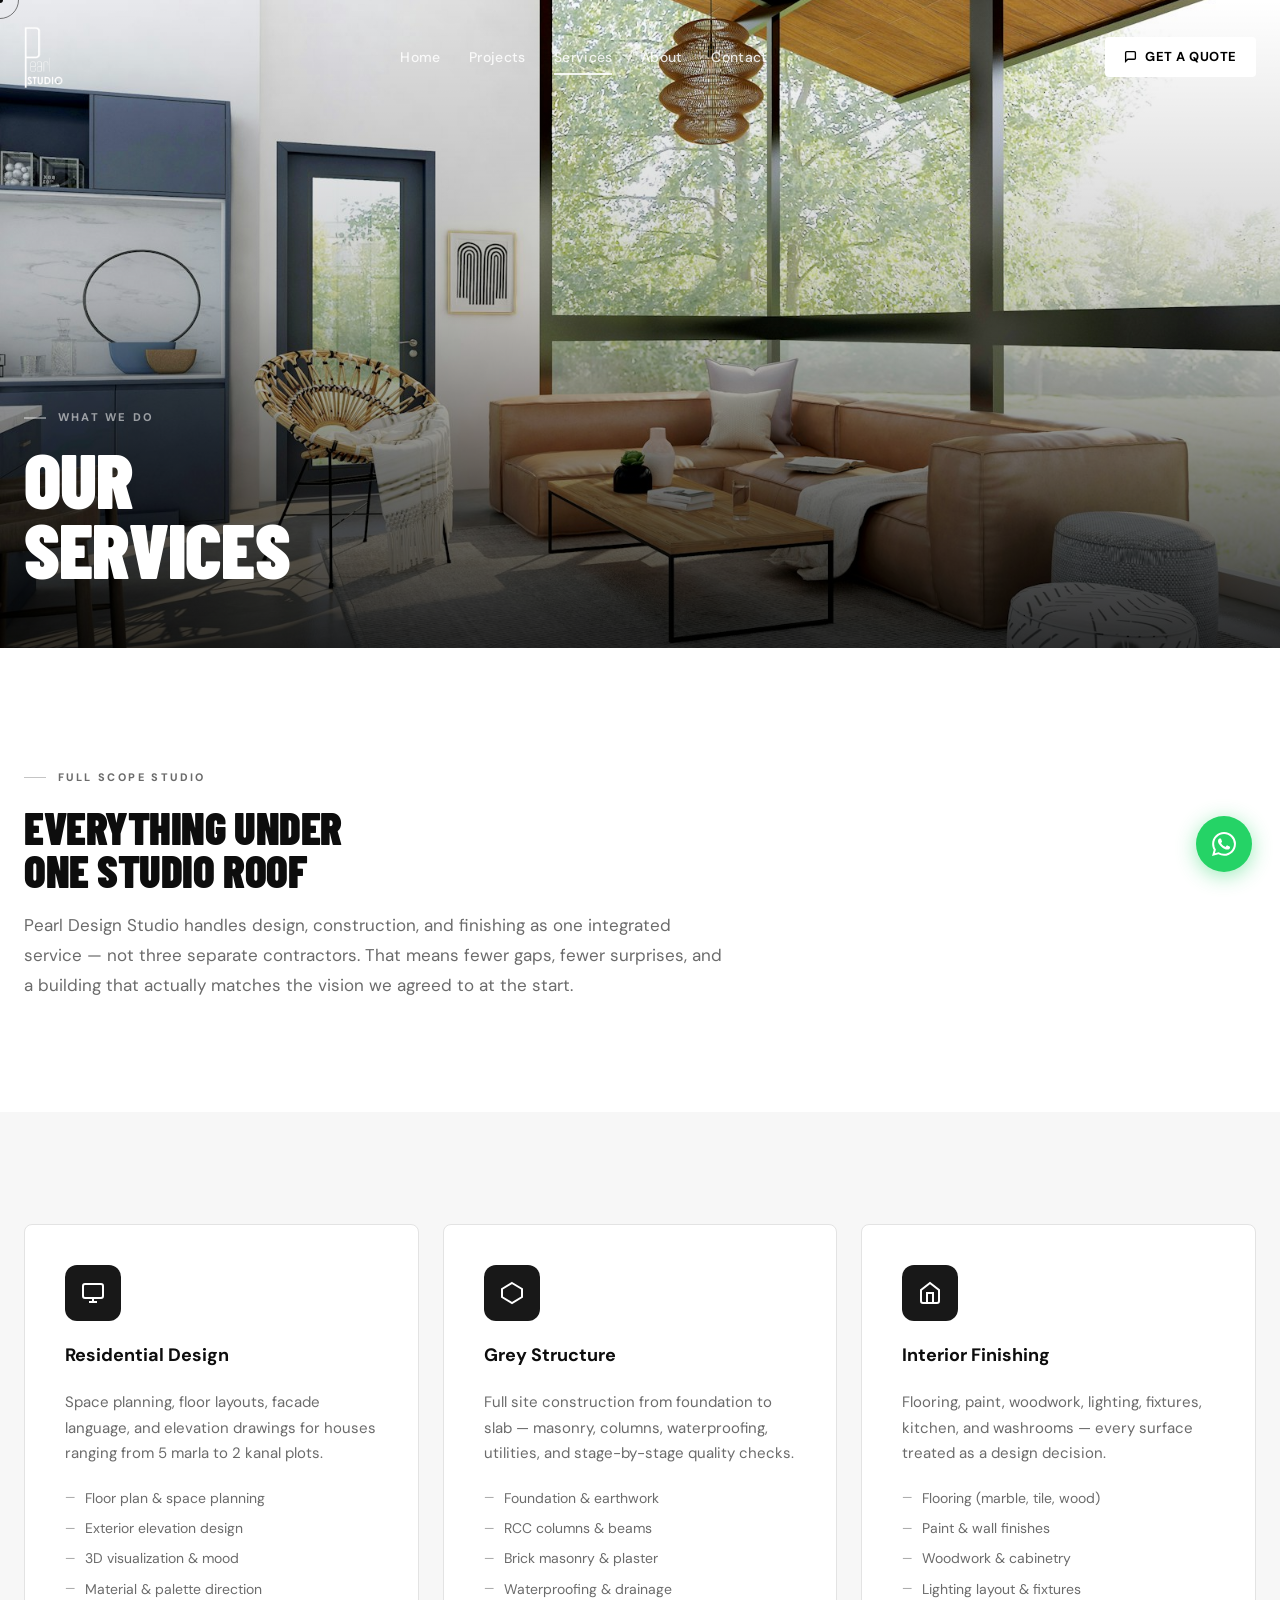
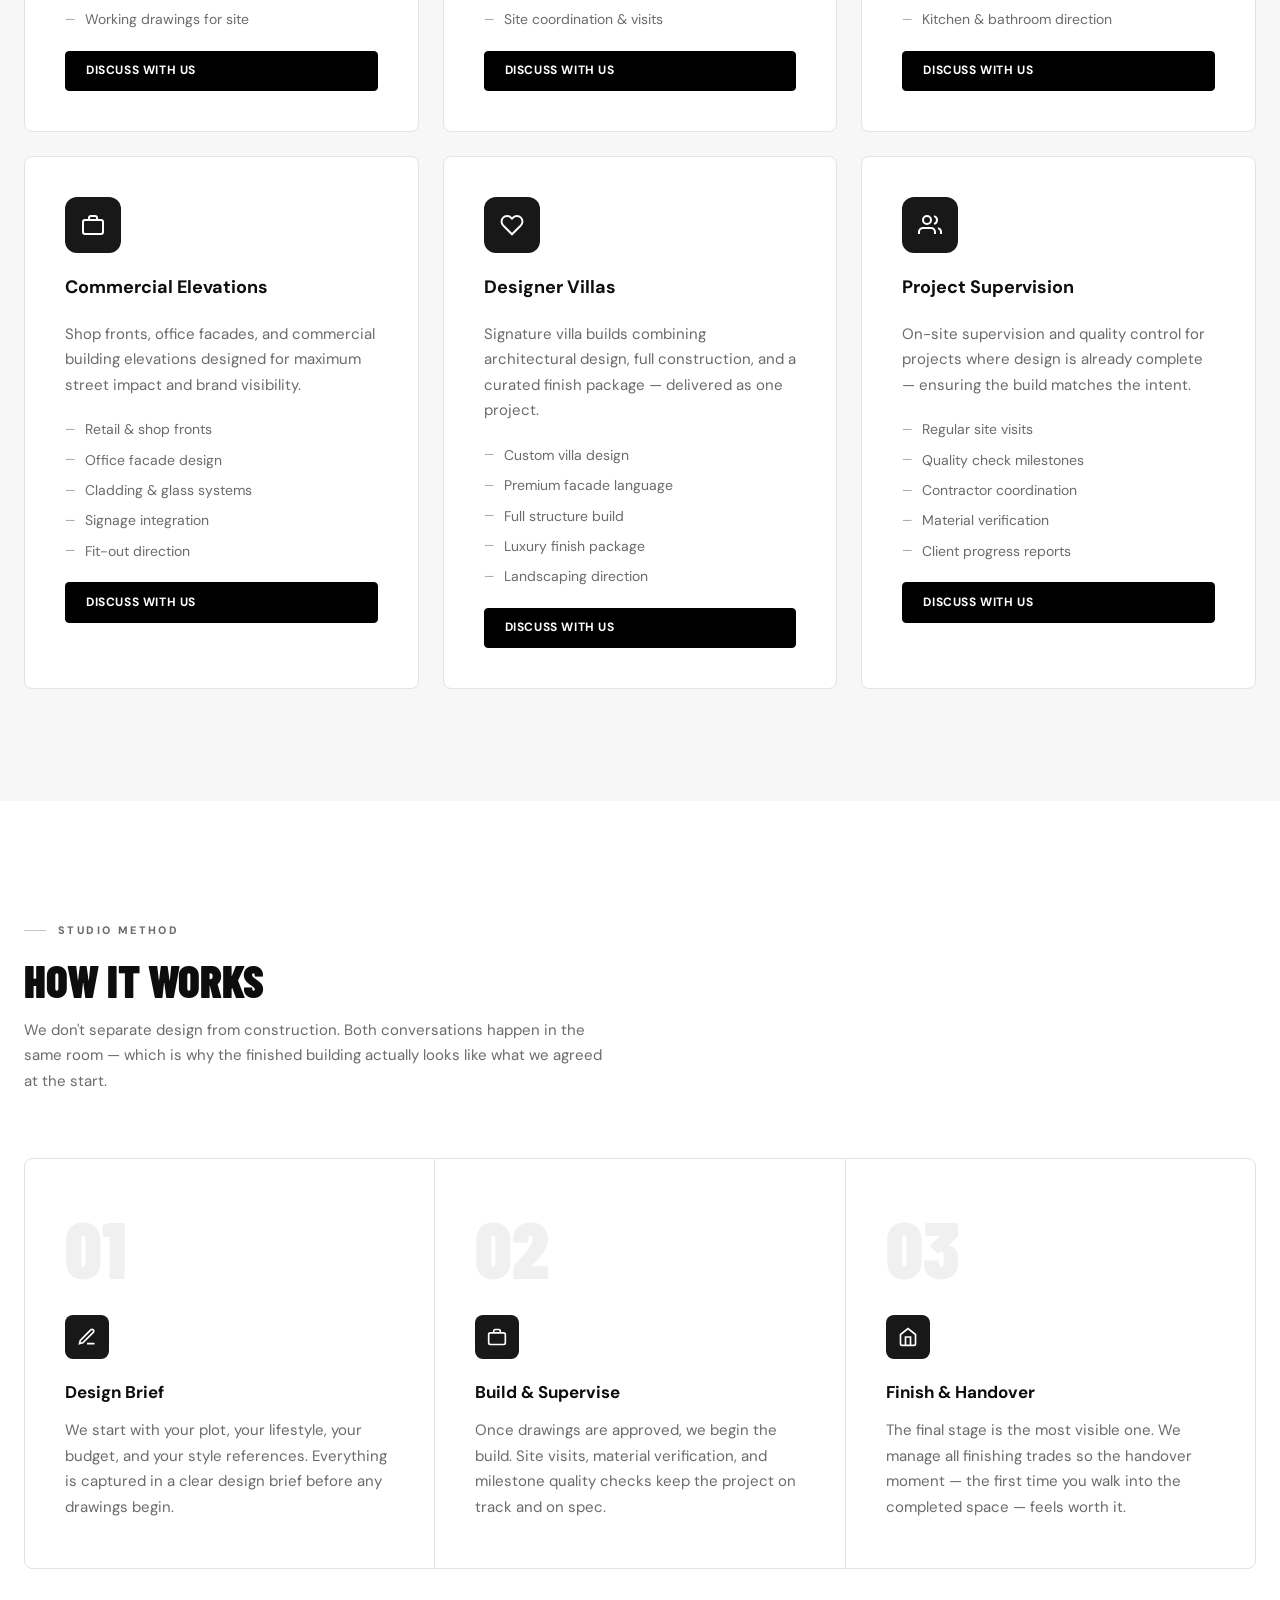
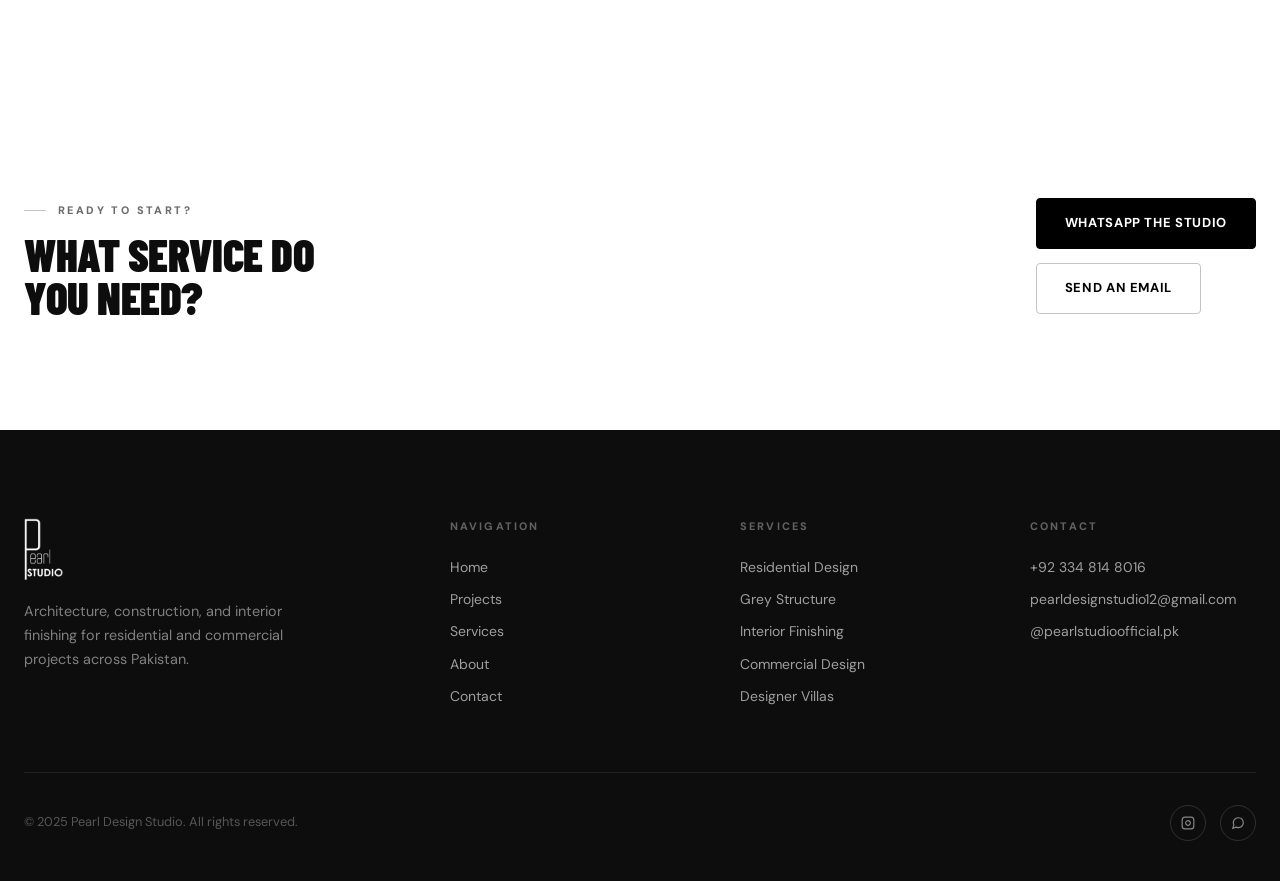
<file: services.html>
<!doctype html>
<html lang="en">
<head>
  <meta charset="utf-8">
  <meta name="viewport" content="width=device-width,initial-scale=1">
  <meta name="description" content="Pearl Design Studio Services — residential design, grey structure, interior finishing, commercial elevations, and designer villas across Pakistan.">
  <title>Services | Pearl Design Studio</title>
  <link rel="preconnect" href="https://fonts.googleapis.com">
  <link rel="preconnect" href="https://fonts.gstatic.com" crossorigin>
  <link href="https://fonts.googleapis.com/css2?family=Barlow+Condensed:wght@400;600;700;800;900&family=DM+Sans:ital,opsz,wght@0,9..40,300;0,9..40,400;0,9..40,500;0,9..40,600;0,9..40,700;1,9..40,400&display=swap" rel="stylesheet">
  <link rel="stylesheet" href="assets/styles.css">
</head>
<body data-page="services">

  <div id="page-loader" class="page-loader" aria-hidden="true">
    <img class="loader-logo" src="assets/images/logo-for-white-bg.png" alt="Pearl Design Studio">
    <div class="loader-line"></div>
  </div>

  <div class="cur-dot" aria-hidden="true"></div>
  <div class="cur-ring" aria-hidden="true"></div>

  <nav class="mobile-nav" aria-label="Mobile navigation">
    <a href="index.html" data-page="home">Home</a>
    <a href="projects.html" data-page="projects">Projects</a>
    <a href="services.html" data-page="services">Services</a>
    <a href="about.html" data-page="about">About</a>
    <a href="contact.html" data-page="contact">Contact</a>
    <a class="mobile-nav-cta" href="https://wa.me/923348148016?text=Hello%20Pearl%20Design%20Studio%2C%20I%20want%20to%20discuss%20a%20project." target="_blank" rel="noreferrer">WhatsApp the Studio</a>
  </nav>

  <header class="site-header" role="banner">
    <a class="hdr-logo" href="index.html" aria-label="Pearl Design Studio — home"><img class="logo-dark" src="assets/images/logo-text-white.png" alt="Pearl Design Studio"><img class="logo-light" src="assets/images/logo-for-white-bg.png" alt="Pearl Design Studio">
    </a>
    <nav class="hdr-nav" aria-label="Primary navigation">
      <a href="index.html" data-page="home">Home</a>
      <a href="projects.html" data-page="projects">Projects</a>
      <a href="services.html" data-page="services">Services</a>
      <a href="about.html" data-page="about">About</a>
      <a href="contact.html" data-page="contact">Contact</a>
    </nav>
    <div class="hdr-right">
      <a class="hdr-cta" href="https://wa.me/923348148016?text=Hello%20Pearl%20Design%20Studio%2C%20I%20want%20to%20discuss%20a%20project." target="_blank" rel="noreferrer" data-mag>
        <svg width="13" height="13" viewBox="0 0 24 24" fill="none" stroke="currentColor" stroke-width="2.5"><path d="M21 15a2 2 0 01-2 2H7l-4 4V5a2 2 0 012-2h14a2 2 0 012 2z"/></svg>
        Get a Quote
      </a>
      <button class="hdr-toggle" type="button" aria-label="Open navigation menu" aria-expanded="false">
        <span></span><span></span><span></span>
      </button>
    </div>
  </header>

  <main>

    <!-- PAGE HERO -->
    <div class="page-hero">
      <img src="assets/images/project-finish.jpg" alt="Pearl Design Studio — professional construction finishing services" loading="eager">
      <div class="page-hero-body">
        <p class="page-hero-lbl">What We Do</p>
        <h1 class="page-hero-title">Our<br>Services</h1>
      </div>
    </div>

    <!-- SERVICES INTRO -->
    <section style="padding:var(--section) var(--px);background:var(--white)" aria-labelledby="svc-intro-h">
      <div style="max-width:700px" class="reveal">
        <p class="s-label">Full Scope Studio</p>
        <h2 class="s-heading" id="svc-intro-h">Everything Under<br>One Studio Roof</h2>
        <p style="font-size:1.0625rem;color:var(--stone);line-height:1.75;margin-top:1.25rem">Pearl Design Studio handles design, construction, and finishing as one integrated service — not three separate contractors. That means fewer gaps, fewer surprises, and a building that actually matches the vision we agreed to at the start.</p>
      </div>
    </section>

    <!-- SERVICES GRID -->
    <section class="services-grid" aria-labelledby="svc-grid-h">
      <h2 class="sr-only" id="svc-grid-h">Services list</h2>

      <div class="svc-card reveal">
        <div class="svc-icon" aria-hidden="true">
          <svg width="24" height="24" viewBox="0 0 24 24" fill="none" stroke="currentColor" stroke-width="2"><rect x="2" y="3" width="20" height="14" rx="2"/><path d="M8 21h8M12 17v4"/></svg>
        </div>
        <h3 class="svc-title">Residential Design</h3>
        <p class="svc-desc">Space planning, floor layouts, facade language, and elevation drawings for houses ranging from 5 marla to 2 kanal plots.</p>
        <ul class="svc-list" aria-label="Residential design includes">
          <li>Floor plan &amp; space planning</li>
          <li>Exterior elevation design</li>
          <li>3D visualization &amp; mood</li>
          <li>Material &amp; palette direction</li>
          <li>Working drawings for site</li>
        </ul>
        <a class="btn btn-dark btn-sm" href="https://wa.me/923348148016?text=Hello%20Pearl%20Design%20Studio%2C%20I%20need%20residential%20design%20services." target="_blank" rel="noreferrer">Discuss with Us</a>
      </div>

      <div class="svc-card reveal">
        <div class="svc-icon" aria-hidden="true">
          <svg width="24" height="24" viewBox="0 0 24 24" fill="none" stroke="currentColor" stroke-width="2"><polygon points="12,2 22,8 22,16 12,22 2,16 2,8"/></svg>
        </div>
        <h3 class="svc-title">Grey Structure</h3>
        <p class="svc-desc">Full site construction from foundation to slab — masonry, columns, waterproofing, utilities, and stage-by-stage quality checks.</p>
        <ul class="svc-list">
          <li>Foundation &amp; earthwork</li>
          <li>RCC columns &amp; beams</li>
          <li>Brick masonry &amp; plaster</li>
          <li>Waterproofing &amp; drainage</li>
          <li>Site coordination &amp; visits</li>
        </ul>
        <a class="btn btn-dark btn-sm" href="https://wa.me/923348148016?text=Hello%20Pearl%20Design%20Studio%2C%20I%20need%20grey%20structure%20construction%20services." target="_blank" rel="noreferrer">Discuss with Us</a>
      </div>

      <div class="svc-card reveal">
        <div class="svc-icon" aria-hidden="true">
          <svg width="24" height="24" viewBox="0 0 24 24" fill="none" stroke="currentColor" stroke-width="2"><path d="M3 9l9-7 9 7v11a2 2 0 01-2 2H5a2 2 0 01-2-2z"/><polyline points="9,22 9,12 15,12 15,22"/></svg>
        </div>
        <h3 class="svc-title">Interior Finishing</h3>
        <p class="svc-desc">Flooring, paint, woodwork, lighting, fixtures, kitchen, and washrooms — every surface treated as a design decision.</p>
        <ul class="svc-list">
          <li>Flooring (marble, tile, wood)</li>
          <li>Paint &amp; wall finishes</li>
          <li>Woodwork &amp; cabinetry</li>
          <li>Lighting layout &amp; fixtures</li>
          <li>Kitchen &amp; bathroom direction</li>
        </ul>
        <a class="btn btn-dark btn-sm" href="https://wa.me/923348148016?text=Hello%20Pearl%20Design%20Studio%2C%20I%20need%20interior%20finishing%20services." target="_blank" rel="noreferrer">Discuss with Us</a>
      </div>

      <div class="svc-card reveal">
        <div class="svc-icon" aria-hidden="true">
          <svg width="24" height="24" viewBox="0 0 24 24" fill="none" stroke="currentColor" stroke-width="2"><rect x="2" y="7" width="20" height="14" rx="2"/><path d="M16 7V5a2 2 0 00-2-2h-4a2 2 0 00-2 2v2"/></svg>
        </div>
        <h3 class="svc-title">Commercial Elevations</h3>
        <p class="svc-desc">Shop fronts, office facades, and commercial building elevations designed for maximum street impact and brand visibility.</p>
        <ul class="svc-list">
          <li>Retail &amp; shop fronts</li>
          <li>Office facade design</li>
          <li>Cladding &amp; glass systems</li>
          <li>Signage integration</li>
          <li>Fit-out direction</li>
        </ul>
        <a class="btn btn-dark btn-sm" href="https://wa.me/923348148016?text=Hello%20Pearl%20Design%20Studio%2C%20I%20need%20commercial%20elevation%20design." target="_blank" rel="noreferrer">Discuss with Us</a>
      </div>

      <div class="svc-card reveal">
        <div class="svc-icon" aria-hidden="true">
          <svg width="24" height="24" viewBox="0 0 24 24" fill="none" stroke="currentColor" stroke-width="2"><path d="M20.84 4.61a5.5 5.5 0 00-7.78 0L12 5.67l-1.06-1.06a5.5 5.5 0 00-7.78 7.78l1.06 1.06L12 21.23l7.78-7.78 1.06-1.06a5.5 5.5 0 000-7.78z"/></svg>
        </div>
        <h3 class="svc-title">Designer Villas</h3>
        <p class="svc-desc">Signature villa builds combining architectural design, full construction, and a curated finish package — delivered as one project.</p>
        <ul class="svc-list">
          <li>Custom villa design</li>
          <li>Premium facade language</li>
          <li>Full structure build</li>
          <li>Luxury finish package</li>
          <li>Landscaping direction</li>
        </ul>
        <a class="btn btn-dark btn-sm" href="https://wa.me/923348148016?text=Hello%20Pearl%20Design%20Studio%2C%20I%20want%20to%20build%20a%20designer%20villa." target="_blank" rel="noreferrer">Discuss with Us</a>
      </div>

      <div class="svc-card reveal">
        <div class="svc-icon" aria-hidden="true">
          <svg width="24" height="24" viewBox="0 0 24 24" fill="none" stroke="currentColor" stroke-width="2"><path d="M17 21v-2a4 4 0 00-4-4H5a4 4 0 00-4 4v2"/><circle cx="9" cy="7" r="4"/><path d="M23 21v-2a4 4 0 00-3-3.87M16 3.13a4 4 0 010 7.75"/></svg>
        </div>
        <h3 class="svc-title">Project Supervision</h3>
        <p class="svc-desc">On-site supervision and quality control for projects where design is already complete — ensuring the build matches the intent.</p>
        <ul class="svc-list">
          <li>Regular site visits</li>
          <li>Quality check milestones</li>
          <li>Contractor coordination</li>
          <li>Material verification</li>
          <li>Client progress reports</li>
        </ul>
        <a class="btn btn-dark btn-sm" href="https://wa.me/923348148016?text=Hello%20Pearl%20Design%20Studio%2C%20I%20need%20project%20supervision%20services." target="_blank" rel="noreferrer">Discuss with Us</a>
      </div>

    </section>

    <!-- PROCESS -->
    <section class="process" aria-labelledby="proc-h">
      <div class="reveal">
        <p class="s-label">Studio Method</p>
        <h2 class="s-heading" id="proc-h">How It Works</h2>
        <p style="font-size:.9375rem;color:var(--stone);line-height:1.7;margin-top:1rem;max-width:580px">We don't separate design from construction. Both conversations happen in the same room — which is why the finished building actually looks like what we agreed at the start.</p>
      </div>
      <div class="process-grid">
        <div class="proc-step reveal">
          <div class="proc-num">01</div>
          <div class="proc-icon"><svg width="20" height="20" viewBox="0 0 24 24" fill="none" stroke="currentColor" stroke-width="2"><path d="M12 20h9M16.5 3.5a2.121 2.121 0 013 3L7 19l-4 1 1-4L16.5 3.5z"/></svg></div>
          <h3 class="proc-title">Design Brief</h3>
          <p class="proc-desc">We start with your plot, your lifestyle, your budget, and your style references. Everything is captured in a clear design brief before any drawings begin.</p>
        </div>
        <div class="proc-step reveal">
          <div class="proc-num">02</div>
          <div class="proc-icon"><svg width="20" height="20" viewBox="0 0 24 24" fill="none" stroke="currentColor" stroke-width="2"><rect x="2" y="7" width="20" height="14" rx="2"/><path d="M16 7V5a2 2 0 00-2-2h-4a2 2 0 00-2 2v2"/></svg></div>
          <h3 class="proc-title">Build &amp; Supervise</h3>
          <p class="proc-desc">Once drawings are approved, we begin the build. Site visits, material verification, and milestone quality checks keep the project on track and on spec.</p>
        </div>
        <div class="proc-step reveal">
          <div class="proc-num">03</div>
          <div class="proc-icon"><svg width="20" height="20" viewBox="0 0 24 24" fill="none" stroke="currentColor" stroke-width="2"><path d="M3 9l9-7 9 7v11a2 2 0 01-2 2H5a2 2 0 01-2-2z"/><polyline points="9,22 9,12 15,12 15,22"/></svg></div>
          <h3 class="proc-title">Finish &amp; Handover</h3>
          <p class="proc-desc">The final stage is the most visible one. We manage all finishing trades so the handover moment — the first time you walk into the completed space — feels worth it.</p>
        </div>
      </div>
    </section>

    <!-- CTA -->
    <section class="cta-band" aria-labelledby="cta-h">
      <div class="reveal">
        <p class="cta-lbl">Ready to Start?</p>
        <h2 class="s-heading" id="cta-h">What service do<br>you need?</h2>
      </div>
      <div class="cta-acts reveal">
        <a class="btn btn-dark" href="https://wa.me/923348148016?text=Hello%20Pearl%20Design%20Studio%2C%20I%20want%20to%20discuss%20my%20project%20needs." target="_blank" rel="noreferrer" data-mag>WhatsApp the Studio</a>
        <a class="btn btn-outline" href="contact.html">Send an Email</a>
      </div>
    </section>

  </main>

  <footer class="site-footer" role="contentinfo">
    <div class="ftr-top">
      <div class="ftr-brand"><div class="ftr-brand-logo"><img src="assets/images/logo-text-white.png" alt="Pearl Design Studio logo"></div><p>Architecture, construction, and interior finishing for residential and commercial projects across Pakistan.</p></div>
      <div class="ftr-col"><h4>Navigation</h4><nav class="ftr-links"><a href="index.html">Home</a><a href="projects.html">Projects</a><a href="services.html">Services</a><a href="about.html">About</a><a href="contact.html">Contact</a></nav></div>
      <div class="ftr-col"><h4>Services</h4><nav class="ftr-links"><a href="services.html">Residential Design</a><a href="services.html">Grey Structure</a><a href="services.html">Interior Finishing</a><a href="services.html">Commercial Design</a><a href="services.html">Designer Villas</a></nav></div>
      <div class="ftr-col"><h4>Contact</h4><nav class="ftr-links"><a href="tel:+923348148016">+92 334 814 8016</a><a href="mailto:pearldesignstudio12@gmail.com">pearldesignstudio12@gmail.com</a><a href="https://www.instagram.com/pearlstudioofficial.pk" target="_blank" rel="noreferrer">@pearlstudioofficial.pk</a></nav></div>
    </div>
    <div class="ftr-bottom">
      <p class="ftr-copy">&copy; 2025 Pearl Design Studio. All rights reserved.</p>
      <div class="ftr-socials">
        <a class="ftr-social" href="https://www.instagram.com/pearlstudioofficial.pk?igsh=ZmMzcGx2am5vdG1k" target="_blank" rel="noreferrer" aria-label="Instagram"><svg width="14" height="14" viewBox="0 0 24 24" fill="none" stroke="currentColor" stroke-width="2"><rect x="2" y="2" width="20" height="20" rx="5"/><path d="M16 11.37A4 4 0 1112.63 8 4 4 0 0116 11.37z"/><line x1="17.5" y1="6.5" x2="17.51" y2="6.5"/></svg></a>
        <a class="ftr-social" href="https://wa.me/923348148016" target="_blank" rel="noreferrer" aria-label="WhatsApp"><svg width="14" height="14" viewBox="0 0 24 24" fill="none" stroke="currentColor" stroke-width="2"><path d="M21 11.5a8.38 8.38 0 01-.9 3.8 8.5 8.5 0 01-7.6 4.7 8.38 8.38 0 01-3.8-.9L3 21l1.9-5.7a8.38 8.38 0 01-.9-3.8 8.5 8.5 0 014.7-7.6 8.38 8.38 0 013.8-.9h.5a8.48 8.48 0 018 8v.5z"/></svg></a>
      </div>
    </div>
  </footer>

  <a class="wa-float" href="https://wa.me/923348148016?text=Hello%20Pearl%20Design%20Studio%2C%20I%20want%20to%20discuss%20a%20project." target="_blank" rel="noreferrer" aria-label="Chat on WhatsApp">
    <svg viewBox="0 0 24 24" fill="currentColor" width="24" height="24"><path d="M17.472 14.382c-.297-.149-1.758-.867-2.03-.967-.273-.099-.471-.148-.67.15-.197.297-.767.966-.94 1.164-.173.199-.347.223-.644.075-.297-.15-1.255-.463-2.39-1.475-.883-.788-1.48-1.761-1.653-2.059-.173-.297-.018-.458.13-.606.134-.133.298-.347.446-.52.149-.174.198-.298.298-.497.099-.198.05-.371-.025-.52-.075-.149-.669-1.612-.916-2.207-.242-.579-.487-.5-.669-.51-.173-.008-.371-.01-.57-.01-.198 0-.52.074-.792.372-.272.297-1.04 1.016-1.04 2.479 0 1.462 1.065 2.875 1.213 3.074.149.198 2.096 3.2 5.077 4.487.709.306 1.262.489 1.694.625.712.227 1.36.195 1.871.118.571-.085 1.758-.719 2.006-1.413.248-.694.248-1.289.173-1.413-.074-.124-.272-.198-.57-.347m-5.421 7.403h-.004a9.87 9.87 0 01-5.031-1.378l-.361-.214-3.741.982.998-3.648-.235-.374a9.86 9.86 0 01-1.51-5.26c.001-5.45 4.436-9.884 9.888-9.884 2.64 0 5.122 1.03 6.988 2.898a9.825 9.825 0 012.893 6.994c-.003 5.45-4.437 9.884-9.885 9.884m8.413-18.297A11.815 11.815 0 0012.05 0C5.495 0 .16 5.335.157 11.892c0 2.096.547 4.142 1.588 5.945L.057 24l6.305-1.654a11.882 11.882 0 005.683 1.448h.005c6.554 0 11.89-5.335 11.893-11.893a11.821 11.821 0 00-3.48-8.413z"/></svg>
  </a>

  <script src="assets/script.js" defer></script>
</body>
</html>
</file>
<file: assets/styles.css>
/* ============================================================
   PEARL DESIGN STUDIO — Complete Redesign
   Theme  : Black · White · Gray  (Construction Portfolio)
   Style  : Shopify-grade premium editorial
   ============================================================ */

@import url('https://fonts.googleapis.com/css2?family=Barlow+Condensed:wght@400;600;700;800;900&family=DM+Sans:ital,opsz,wght@0,9..40,300;0,9..40,400;0,9..40,500;0,9..40,600;0,9..40,700;1,9..40,400&display=swap');

/* ============================================================
   CSS CUSTOM PROPERTIES
   ============================================================ */
:root {
  /* Monochrome palette */
  --black   : #000000;
  --ink     : #0d0d0d;
  --charcoal: #181818;
  --graphite: #2b2b2b;
  --dim     : #444444;
  --stone   : #6b6b6b;
  --muted   : #9b9b9b;
  --border  : #e3e3e3;
  --border-dk: #c4c4c4;
  --soft    : #f0f0f0;
  --paper   : #f7f7f7;
  --white   : #ffffff;

  /* Typography */
  --font-display : 'Barlow Condensed', sans-serif;
  --font-body    : 'DM Sans', sans-serif;

  /* Layout */
  --max-w   : 1320px;
  --px      : max(1.5rem, calc((100vw - var(--max-w)) / 2 + 1.5rem));
  --section : 7rem;

  /* Radius */
  --r-sm    : 4px;
  --r-md    : 8px;

  /* Transitions */
  --ease    : cubic-bezier(0.25, 0.46, 0.45, 0.94);
  --ease-out: cubic-bezier(0.16, 1, 0.30, 1);

  /* Shadows */
  --shadow-sm : 0 2px 12px rgba(0,0,0,0.06);
  --shadow-md : 0 8px 32px rgba(0,0,0,0.10);
  --shadow-lg : 0 24px 64px rgba(0,0,0,0.16);
}

/* ============================================================
   RESET & BASE
   ============================================================ */
*, *::before, *::after { box-sizing: border-box; margin: 0; padding: 0; }
html { font-size: 16px; scroll-behavior: smooth; }
body {
  font-family: var(--font-body);
  background: var(--white);
  color: var(--ink);
  line-height: 1.6;
  overflow-x: hidden;
  -webkit-font-smoothing: antialiased;
}
img, video { display: block; max-width: 100%; }
a { color: inherit; text-decoration: none; }
button { font-family: inherit; cursor: pointer; }
ul, ol { list-style: none; }
:focus-visible { outline: 2px solid var(--charcoal); outline-offset: 3px; }

/* Custom scrollbar */
::-webkit-scrollbar { width: 4px; }
::-webkit-scrollbar-track { background: var(--soft); }
::-webkit-scrollbar-thumb { background: var(--graphite); border-radius: 2px; }

/* ============================================================
   PAGE LOADER
   ============================================================ */
.page-loader {
  position: fixed; inset: 0; z-index: 10000;
  background: var(--ink);
  display: flex; flex-direction: column; align-items: center; justify-content: center;
  gap: 2.5rem;
  transition: opacity 0.7s ease 0.1s, visibility 0.7s ease 0.1s;
}
.page-loader.done { opacity: 0; visibility: hidden; pointer-events: none; }
.loader-logo { width: 140px; filter: brightness(0) invert(1); opacity: 0;
  animation: loaderFadeIn 0.6s ease forwards; }
@keyframes loaderFadeIn { to { opacity: 1; } }
.loader-line { width: 180px; height: 1.5px; background: rgba(255,255,255,0.12); position: relative; overflow: hidden; }
.loader-line::after {
  content: ''; position: absolute; inset-block: 0; left: -60%;
  width: 60%; background: rgba(255,255,255,0.8);
  animation: loaderScan 1.2s ease-in-out infinite;
}
@keyframes loaderScan { to { left: 120%; } }

/* ============================================================
   CURSOR
   ============================================================ */
.cur-dot, .cur-ring {
  position: fixed; top: 0; left: 0; border-radius: 50%;
  pointer-events: none; z-index: 9998; transform: translate(-50%,-50%);
  transition: opacity 0.2s;
}
.cur-dot  { width: 6px; height: 6px; background: var(--ink); z-index: 9999; }
.cur-ring { width: 38px; height: 38px; border: 1.5px solid rgba(0,0,0,0.5);
  transition: width 0.35s var(--ease-out), height 0.35s var(--ease-out), border-color 0.3s; }
.cur-ring.big { width: 58px; height: 58px; border-color: rgba(0,0,0,0.28); }
@media (hover:none) { .cur-dot, .cur-ring { display: none; } }

/* ============================================================
   SITE HEADER
   ============================================================ */
.site-header {
  position: fixed; inset-inline: 0; top: 0; z-index: 900;
  display: flex; align-items: center; justify-content: space-between; gap: 2rem;
  padding: 1.375rem var(--px);
  transition: background 0.5s ease, padding 0.4s var(--ease), box-shadow 0.4s ease;
}
.site-header.over { background: transparent; }
.site-header.solid {
  background: rgba(255,255,255,0.97);
  backdrop-filter: blur(24px); -webkit-backdrop-filter: blur(24px);
  padding-block: 0.875rem;
  box-shadow: 0 1px 0 var(--border);
}

/* Logo — two transparent PNG variants, swapped by header state */
.hdr-logo {
  display: inline-flex; align-items: center;
  padding: 4px 0;
}
.hdr-logo img {
  height: 62px; width: auto; display: block;
}
/* Dark/transparent header → show white logo, hide dark logo */
.site-header.over  .logo-light { display: none; }
.site-header.over  .logo-dark  { display: block; }
/* Solid white header → show dark logo, hide white logo */
.site-header.solid .logo-dark  { display: none; }
.site-header.solid .logo-light { display: block; }
/* Default (before JS sets the class) */
.hdr-logo .logo-dark  { display: block; }
.hdr-logo .logo-light { display: none; }

/* Desktop Nav */
.hdr-nav { display: flex; align-items: center; gap: 0; }
.hdr-nav a {
  position: relative;
  padding: 0.55rem 0.9rem;
  font-size: 0.875rem; font-weight: 500; letter-spacing: 0.02em;
  color: rgba(255,255,255,0.85);
  transition: color 0.2s;
}
.site-header.solid .hdr-nav a { color: var(--graphite); }
.hdr-nav a::after {
  content: ''; position: absolute; bottom: 2px; left: 0.9rem; right: 0.9rem;
  height: 1.5px; background: currentColor;
  transform: scaleX(0); transform-origin: right; transition: transform 0.3s var(--ease);
}
.hdr-nav a:hover::after, .hdr-nav a.active::after { transform: scaleX(1); transform-origin: left; }

/* Header right cluster */
.hdr-right { display: flex; align-items: center; gap: 0.75rem; }

/* Hamburger */
.hdr-toggle {
  display: none; width: 2.5rem; height: 2.5rem;
  background: transparent; border: none; padding: 0;
  flex-direction: column; align-items: center; justify-content: center; gap: 5px;
}
.hdr-toggle span {
  display: block; width: 22px; height: 1.5px; background: white;
  transition: transform 0.32s var(--ease), opacity 0.2s;
}
.site-header.solid .hdr-toggle span { background: var(--charcoal); }
.hdr-toggle[aria-expanded="true"] span:nth-child(1) { transform: translateY(6.5px) rotate(45deg); }
.hdr-toggle[aria-expanded="true"] span:nth-child(2) { opacity: 0; }
.hdr-toggle[aria-expanded="true"] span:nth-child(3) { transform: translateY(-6.5px) rotate(-45deg); }

/* Quote button */
.hdr-cta {
  display: inline-flex; align-items: center; gap: 0.5rem;
  padding: 0.6rem 1.2rem;
  font-size: 0.8125rem; font-weight: 700; letter-spacing: 0.04em; text-transform: uppercase;
  background: var(--white); color: var(--black); border-radius: var(--r-sm);
  transition: transform 0.25s, box-shadow 0.25s;
}
.site-header.solid .hdr-cta { background: var(--black); color: var(--white); }
.hdr-cta:hover { transform: translateY(-2px); box-shadow: var(--shadow-md); }

/* ============================================================
   MOBILE NAV
   ============================================================ */
.mobile-nav {
  position: fixed; inset: 0; z-index: 899;
  background: var(--white);
  display: flex; flex-direction: column;
  padding: 7rem 2rem 3rem;
  transform: translateX(100%); transition: transform 0.45s var(--ease-out);
}
.mobile-nav.open { transform: translateX(0); }
.mobile-nav a {
  font-family: var(--font-display);
  font-size: clamp(2.25rem, 10vw, 3.5rem); font-weight: 800; text-transform: uppercase;
  color: var(--ink); letter-spacing: -0.01em;
  padding-block: 0.75rem;
  border-bottom: 1px solid var(--border);
  transition: color 0.2s, padding-left 0.3s var(--ease-out);
}
.mobile-nav a:hover { color: var(--stone); padding-left: 0.75rem; }
.mobile-nav-cta {
  margin-top: 2.5rem;
  display: inline-flex; align-items: center; gap: 0.75rem;
  padding: 1rem 2rem;
  background: var(--black); color: white;
  font-size: 0.9rem; font-weight: 700; letter-spacing: 0.04em; text-transform: uppercase;
  border-radius: var(--r-sm); align-self: flex-start;
}

/* ============================================================
   HERO CAROUSEL
   ============================================================ */
.hero {
  position: relative; width: 100%; height: 100svh; min-height: 640px;
  overflow: hidden; background: var(--black);
}

/* Individual slides */
.hero-slide {
  position: absolute; inset: 0; overflow: hidden;
  opacity: 0; transition: opacity 1.3s ease;
}
.hero-slide.on { opacity: 1; }

/* Background image with Ken Burns zoom */
.hero-bg {
  position: absolute; inset: 0;
  background-size: cover; background-position: center 30%;
  transform: scale(1.0);
  transition: transform 9s linear;
  will-change: transform;
}
.hero-slide.on .hero-bg { transform: scale(1.12); }

/* Dark gradient overlay */
.hero-slide::after {
  content: ''; position: absolute; inset: 0; z-index: 1;
  background: linear-gradient(
    110deg,
    rgba(0,0,0,0.78) 0%,
    rgba(0,0,0,0.44) 55%,
    rgba(0,0,0,0.08) 100%
  );
}

/* Slide text content */
.hero-body {
  position: absolute; z-index: 2;
  inset-block-end: 16%;
  inset-inline-start: var(--px);
  max-width: 720px;
}
.hero-tag {
  display: inline-flex; align-items: center; gap: 0.75rem;
  font-size: 0.7rem; font-weight: 800; letter-spacing: 0.2em; text-transform: uppercase;
  color: rgba(255,255,255,0.75); margin-bottom: 1.25rem;
}
.hero-tag::before { content: ''; width: 28px; height: 1.5px; background: rgba(255,255,255,0.5); }

.hero-title {
  font-family: var(--font-display);
  font-size: clamp(3.5rem, 8.5vw, 7.5rem);
  font-weight: 900; text-transform: uppercase; line-height: 0.9;
  color: white; letter-spacing: -0.01em;
  margin-bottom: 1.5rem;
  opacity: 0; transform: translateY(32px);
  transition: opacity 1s var(--ease-out) 0.25s, transform 1s var(--ease-out) 0.25s;
}
.hero-slide.on .hero-title { opacity: 1; transform: translateY(0); }

.hero-sub {
  font-size: 1rem; color: rgba(255,255,255,0.72); max-width: 460px; line-height: 1.7;
  margin-bottom: 2.25rem;
  opacity: 0; transform: translateY(20px);
  transition: opacity 1s var(--ease-out) 0.45s, transform 1s var(--ease-out) 0.45s;
}
.hero-slide.on .hero-sub { opacity: 1; transform: translateY(0); }

.hero-btns {
  display: flex; flex-wrap: wrap; gap: 0.875rem;
  opacity: 0; transform: translateY(16px);
  transition: opacity 0.9s var(--ease-out) 0.65s, transform 0.9s var(--ease-out) 0.65s;
}
.hero-slide.on .hero-btns { opacity: 1; transform: translateY(0); }

/* Carousel controls — bottom left */
.hero-nav {
  position: absolute; z-index: 10;
  inset-block-end: 2.75rem; inset-inline-start: var(--px);
  display: flex; align-items: center; gap: 1.25rem;
}
.hero-dots { display: flex; align-items: center; gap: 0.5rem; }
.hero-dot {
  width: 7px; height: 7px; border-radius: 99px;
  background: rgba(255,255,255,0.3); border: none; padding: 0;
  transition: width 0.5s var(--ease-out), background 0.3s;
}
.hero-dot.on { width: 30px; background: white; }

.hero-arr {
  width: 2.75rem; height: 2.75rem; border-radius: 50%;
  border: 1px solid rgba(255,255,255,0.22); background: rgba(255,255,255,0.08);
  color: white; display: grid; place-items: center;
  transition: background 0.25s, transform 0.25s;
}
.hero-arr:hover { background: rgba(255,255,255,0.22); transform: scale(1.06); }

/* Slide counter — bottom right */
.hero-count {
  position: absolute; z-index: 10;
  inset-block-end: 2.75rem; inset-inline-end: var(--px);
  font-family: var(--font-display); font-weight: 700;
  color: rgba(255,255,255,0.45); font-size: 0.875rem; letter-spacing: 0.12em;
}
.hero-count em { font-style: normal; font-size: 1.75rem; font-weight: 900; color: white; }

/* Progress bar */
.hero-prog {
  position: absolute; bottom: 0; inset-inline: 0; z-index: 10;
  height: 2px; background: rgba(255,255,255,0.08);
}
.hero-prog-bar {
  height: 100%; background: white; width: 0%;
  transition: width 0.08s linear;
}

/* ============================================================
   MARQUEE
   ============================================================ */
.marquee {
  background: var(--charcoal); overflow: hidden;
  padding-block: 0.875rem;
  border-bottom: 1px solid rgba(255,255,255,0.04);
}
.marquee-track {
  display: flex; width: max-content; gap: 0;
  animation: mroll 28s linear infinite;
}
.marquee-track:hover { animation-play-state: paused; }
.marquee-item {
  display: inline-flex; align-items: center; gap: 1.5rem;
  padding-inline: 2.5rem;
  font-size: 0.7rem; font-weight: 700; letter-spacing: 0.18em; text-transform: uppercase;
  color: rgba(255,255,255,0.65); white-space: nowrap;
}
.marquee-item::after { content: '◆'; font-size: 0.45rem; color: rgba(255,255,255,0.2); }
@keyframes mroll { to { transform: translateX(-50%); } }

/* ============================================================
   ABOUT SECTION  (full-bleed 50/50 split)
   ============================================================ */
.about {
  display: grid; grid-template-columns: 1fr 1fr; min-height: 88vh;
}
.about-visual { position: relative; overflow: hidden; background: var(--soft); }
.about-visual img {
  width: 100%; height: 100%; object-fit: cover;
  transition: transform 0.9s var(--ease);
}
.about-visual:hover img { transform: scale(1.04); }
.about-badge {
  position: absolute; left: 2rem; bottom: 2rem;
  background: var(--charcoal); color: white; padding: 1.5rem 1.75rem;
  display: flex; flex-direction: column; gap: 0.3rem;
}
.about-badge-num {
  font-family: var(--font-display); font-size: 3.75rem; font-weight: 900; line-height: 1;
}
.about-badge-sub { font-size: 0.7rem; letter-spacing: 0.14em; text-transform: uppercase; color: rgba(255,255,255,0.55); }

.about-body {
  padding: 6rem 5rem; display: flex; flex-direction: column; justify-content: center;
  background: var(--white);
}

/* Section label (reusable) */
.s-label {
  display: inline-flex; align-items: center; gap: 0.75rem;
  font-size: 0.68rem; font-weight: 800; letter-spacing: 0.22em; text-transform: uppercase;
  color: var(--stone); margin-bottom: 1.25rem;
}
.s-label::before { content: ''; width: 22px; height: 1.5px; background: var(--border-dk); }

/* Section heading (reusable) */
.s-heading {
  font-family: var(--font-display);
  font-size: clamp(2.25rem, 3.5vw, 3.75rem);
  font-weight: 900; text-transform: uppercase; line-height: 0.95; letter-spacing: -0.01em;
  color: var(--ink);
}

.about-lead {
  font-size: 1.0625rem; color: var(--stone); line-height: 1.75;
  max-width: 500px; margin-top: 1.25rem; margin-bottom: 2.75rem;
}

/* Accordion */
.accordion { border-top: 1px solid var(--border); }
.acc-item { border-bottom: 1px solid var(--border); }

.acc-head {
  width: 100%; text-align: left; padding: 1.25rem 0;
  background: none; border: none;
  display: flex; align-items: center; justify-content: space-between; gap: 1rem;
  cursor: pointer;
}
.acc-head-inner { display: flex; align-items: center; gap: 0.875rem; }
.acc-icon {
  width: 2.25rem; height: 2.25rem; border-radius: 6px; flex-shrink: 0;
  background: var(--soft); color: var(--charcoal); display: grid; place-items: center;
  transition: background 0.3s, color 0.3s;
}
.acc-item.open .acc-icon { background: var(--charcoal); color: white; }
.acc-name { font-size: 0.9875rem; font-weight: 600; color: var(--ink); }
.acc-chev {
  flex-shrink: 0; width: 1.375rem; height: 1.375rem; color: var(--stone);
  transition: transform 0.35s var(--ease);
}
.acc-item.open .acc-chev { transform: rotate(180deg); }

.acc-body { overflow: hidden; max-height: 0; transition: max-height 0.44s var(--ease); }
.acc-body-inner {
  padding: 0 0 1.25rem 3.125rem;
  font-size: 0.9375rem; color: var(--stone); line-height: 1.72;
}

.about-link {
  margin-top: 2.75rem; align-self: flex-start;
  display: inline-flex; align-items: center; gap: 0.625rem;
  padding: 0.875rem 1.75rem;
  background: var(--ink); color: white; border-radius: var(--r-sm);
  font-size: 0.8125rem; font-weight: 700; letter-spacing: 0.05em; text-transform: uppercase;
  transition: background 0.25s, transform 0.25s;
}
.about-link:hover { background: var(--graphite); transform: translateY(-2px); }

/* ============================================================
   PROJECTS SECTION
   ============================================================ */
.projects {
  padding: var(--section) var(--px);
  background: var(--paper);
}

/* Section header row */
.sec-hdr {
  display: flex; flex-wrap: wrap; align-items: flex-end;
  justify-content: space-between; gap: 1.5rem; margin-bottom: 2.5rem;
}
.sec-hdr-left { display: flex; flex-direction: column; }
.sec-hdr-right { display: flex; flex-direction: column; gap: 1.25rem; max-width: 380px; text-align: right; }
.sec-desc { font-size: 0.9375rem; color: var(--stone); line-height: 1.65; }

/* Filter tabs */
.filters { display: flex; flex-wrap: wrap; gap: 0.5rem; margin-bottom: 2.5rem; }
.f-btn {
  padding: 0.5rem 1.25rem; border-radius: 999px;
  border: 1.5px solid var(--border);
  font-size: 0.8rem; font-weight: 600; color: var(--stone); background: white;
  transition: all 0.25s;
}
.f-btn:hover { border-color: var(--charcoal); color: var(--charcoal); transform: translateY(-2px); }
.f-btn.on { background: var(--charcoal); color: white; border-color: var(--charcoal); }

/* Project grid */
.proj-grid {
  display: grid;
  grid-template-columns: repeat(12, 1fr);
  gap: 1rem;
}

.proj-card {
  position: relative; overflow: hidden; background: var(--graphite);
  cursor: pointer; border-radius: var(--r-sm);
}
.proj-card--lg { grid-column: span 7; }
.proj-card--md { grid-column: span 5; }
.proj-card--half { grid-column: span 6; }

.proj-card img {
  width: 100%; height: 100%;
  min-height: 280px; object-fit: cover; display: block;
  transition: transform 0.8s var(--ease);
}
.proj-card--lg img { min-height: 580px; }
.proj-card--half img { min-height: 340px; }

.proj-card::after {
  content: ''; position: absolute; inset: 0;
  background: linear-gradient(0deg, rgba(0,0,0,0.85) 0%, rgba(0,0,0,0.08) 55%, transparent 100%);
  transition: opacity 0.4s;
}
.proj-card:hover img { transform: scale(1.06); }

.proj-info {
  position: absolute; bottom: 0; left: 0; right: 0; z-index: 2; padding: 1.75rem;
}
.proj-tag {
  display: inline-block; padding: 0.3rem 0.85rem; border-radius: 99px;
  background: rgba(255,255,255,0.95); color: var(--black);
  font-size: 0.65rem; font-weight: 800; letter-spacing: 0.14em; text-transform: uppercase;
  margin-bottom: 0.75rem;
}
.proj-name {
  font-family: var(--font-display);
  font-size: clamp(1.375rem, 2.2vw, 2rem); font-weight: 800;
  text-transform: uppercase; line-height: 1.1; color: white;
  margin-bottom: 0.5rem;
}
.proj-meta {
  display: flex; gap: 1.25rem; margin-bottom: 1rem;
}
.proj-meta-col { display: flex; flex-direction: column; gap: 2px; }
.proj-meta-lbl { font-size: 0.625rem; letter-spacing: 0.12em; text-transform: uppercase; color: rgba(255,255,255,0.4); }
.proj-meta-val { font-size: 0.8125rem; font-weight: 600; color: rgba(255,255,255,0.8); }

.proj-desc {
  font-size: 0.875rem; color: rgba(255,255,255,0.68); line-height: 1.6;
  max-width: 380px; max-height: 0; overflow: hidden; opacity: 0;
  transition: max-height 0.5s var(--ease), opacity 0.4s ease;
}
.proj-card:hover .proj-desc { max-height: 72px; opacity: 1; }

.proj-link {
  display: inline-flex; align-items: center; gap: 0.5rem;
  font-size: 0.8rem; font-weight: 700; letter-spacing: 0.08em; text-transform: uppercase;
  color: white;
  opacity: 0; transform: translateY(8px);
  transition: opacity 0.4s ease 0.1s, transform 0.4s var(--ease-out) 0.1s;
}
.proj-card:hover .proj-link { opacity: 1; transform: translateY(0); }
.proj-link svg { transition: transform 0.25s; }
.proj-link:hover svg { transform: translateX(4px); }

.proj-footer { text-align: center; margin-top: 2.5rem; }

/* ============================================================
   STATS BAND
   ============================================================ */
.stats {
  background: var(--charcoal); color: white;
  display: grid; grid-template-columns: repeat(4, 1fr);
  padding: 5rem var(--px); gap: 2rem;
}
.stat { display: flex; flex-direction: column; gap: 0.5rem; }
.stat-line { width: 28px; height: 2px; background: rgba(255,255,255,0.18); margin-bottom: 0.5rem; }
.stat-num {
  font-family: var(--font-display); font-weight: 900; line-height: 1;
  font-size: clamp(2.75rem, 4.5vw, 4.5rem); color: white;
}
.stat-num sup { font-size: 0.45em; vertical-align: super; }
.stat-lbl { font-size: 0.75rem; letter-spacing: 0.1em; text-transform: uppercase; color: rgba(255,255,255,0.48); }

/* ============================================================
   PROCESS SECTION
   ============================================================ */
.process {
  padding: var(--section) var(--px);
  background: var(--white);
}
.process-grid {
  display: grid; grid-template-columns: repeat(3, 1fr);
  gap: 1px; background: var(--border);
  border: 1px solid var(--border);
  margin-top: 4rem; border-radius: var(--r-md); overflow: hidden;
}
.proc-step {
  background: var(--white); padding: 3rem 2.5rem;
  transition: background 0.3s;
}
.proc-step:hover { background: var(--paper); }
.proc-num {
  font-family: var(--font-display); font-size: 5rem; font-weight: 900;
  color: var(--soft); line-height: 1; margin-bottom: 1.75rem;
}
.proc-icon {
  width: 2.75rem; height: 2.75rem; border-radius: 8px;
  background: var(--charcoal); color: white;
  display: grid; place-items: center; margin-bottom: 1.25rem;
}
.proc-title { font-size: 1.0625rem; font-weight: 700; color: var(--ink); margin-bottom: 0.75rem; }
.proc-desc { font-size: 0.9375rem; color: var(--stone); line-height: 1.7; }

/* ============================================================
   MEDIA / FILM CAROUSEL
   ============================================================ */
.media-sec {
  padding: var(--section) var(--px);
  background: var(--paper);
}
.media-wrap {
  position: relative; overflow: hidden; margin-top: 2.75rem;
  cursor: grab; user-select: none;
}
.media-wrap:active { cursor: grabbing; }
.media-track {
  display: flex; gap: 1rem; will-change: transform;
  transition: transform 0.55s var(--ease-out);
}
.media-slide { flex: 0 0 380px; }
.media-card {
  position: relative; height: 490px; overflow: hidden;
  background: var(--graphite); border-radius: var(--r-sm);
}
.media-card video, .media-card img {
  width: 100%; height: 100%; object-fit: cover;
  transition: transform 0.7s var(--ease);
}
.media-card:hover video, .media-card:hover img { transform: scale(1.05); }
.media-card::after {
  content: ''; position: absolute; inset: 0;
  background: linear-gradient(0deg, rgba(0,0,0,0.78) 0%, transparent 55%);
}
.media-card-body {
  position: absolute; bottom: 0; left: 0; right: 0; z-index: 2;
  padding: 1.75rem;
}
.media-title {
  font-family: var(--font-display); font-size: 1.375rem; font-weight: 800;
  text-transform: uppercase; color: white; margin-bottom: 0.375rem;
}
.media-sub { font-size: 0.8125rem; color: rgba(255,255,255,0.58); }
.play-btn {
  position: absolute; top: 1.125rem; right: 1.125rem; z-index: 3;
  width: 2.875rem; height: 2.875rem; border-radius: 50%;
  background: rgba(255,255,255,0.14); border: 1px solid rgba(255,255,255,0.25);
  color: white; display: grid; place-items: center;
  backdrop-filter: blur(8px);
  transition: background 0.3s, transform 0.3s;
}
.media-card:hover .play-btn { background: rgba(255,255,255,0.28); transform: scale(1.1); }

/* Media carousel controls */
.media-ctrl {
  display: flex; align-items: center; gap: 1rem; margin-top: 1.75rem;
}
.media-nav {
  width: 2.875rem; height: 2.875rem; border-radius: 50%;
  border: 1.5px solid var(--border); background: white; color: var(--charcoal);
  display: grid; place-items: center;
  transition: background 0.25s, color 0.25s, border-color 0.25s;
}
.media-nav:hover { background: var(--charcoal); color: white; border-color: var(--charcoal); }
.media-bar-wrap { flex: 1; height: 2px; background: var(--border); border-radius: 1px; overflow: hidden; }
.media-bar { height: 100%; background: var(--charcoal); width: 0%; transition: width 0.08s linear; }

/* ============================================================
   SOCIAL SECTION
   ============================================================ */
.social-sec {
  background: var(--charcoal); color: white;
  padding: var(--section) var(--px); text-align: center;
}
.social-heading {
  font-family: var(--font-display);
  font-size: clamp(2.5rem, 5vw, 4rem); font-weight: 900; text-transform: uppercase;
  margin-bottom: 0.875rem;
}
.social-sub { font-size: 1rem; color: rgba(255,255,255,0.58); margin-bottom: 2.25rem; }
.social-grid {
  display: grid; grid-template-columns: repeat(4, 1fr);
  gap: 0.75rem; margin-top: 3rem;
}
.social-cell {
  aspect-ratio: 1; overflow: hidden;
  border-radius: var(--r-sm);
}
.social-cell img {
  width: 100%; height: 100%; object-fit: cover;
  transition: transform 0.65s var(--ease), opacity 0.4s;
}
.social-cell:hover img { transform: scale(1.08); opacity: 0.82; }

/* ============================================================
   CTA BAND
   ============================================================ */
.cta-band {
  padding: var(--section) var(--px);
  background: var(--white);
  display: grid; grid-template-columns: 1fr auto; gap: 3rem; align-items: center;
}
.cta-lbl {
  display: inline-flex; align-items: center; gap: 0.75rem;
  font-size: 0.68rem; font-weight: 800; letter-spacing: 0.22em; text-transform: uppercase;
  color: var(--stone); margin-bottom: 0.875rem;
}
.cta-lbl::before { content: ''; width: 22px; height: 1.5px; background: var(--border-dk); }
.cta-title {
  font-family: var(--font-display);
  font-size: clamp(1.875rem, 3vw, 3rem); font-weight: 900;
  text-transform: uppercase; line-height: 1; letter-spacing: -0.01em;
  max-width: 22ch; color: var(--ink);
}
.cta-acts { display: flex; flex-direction: column; align-items: flex-start; gap: 0.875rem; }

/* ============================================================
   BUTTONS (global)
   ============================================================ */
.btn {
  display: inline-flex; align-items: center; gap: 0.5rem;
  padding: 0.875rem 1.75rem; border-radius: var(--r-sm);
  border: 1.5px solid transparent;
  font-size: 0.8125rem; font-weight: 700; letter-spacing: 0.05em; text-transform: uppercase;
  transition: all 0.25s var(--ease);
}
.btn:hover { transform: translateY(-2px); }
.btn-dark    { background: var(--black); color: white; border-color: var(--black); }
.btn-dark:hover  { background: var(--graphite); }
.btn-outline { background: transparent; color: var(--black); border-color: var(--border-dk); }
.btn-outline:hover { border-color: var(--black); }
.btn-white   { background: white; color: var(--black); }
.btn-white:hover  { background: var(--soft); }
.btn-ghost   { background: rgba(255,255,255,0.1); color: white; border-color: rgba(255,255,255,0.22); }
.btn-ghost:hover  { background: rgba(255,255,255,0.2); }
.btn-sm      { padding: 0.6rem 1.25rem; font-size: 0.75rem; }

/* ============================================================
   SITE FOOTER
   ============================================================ */
.site-footer {
  background: var(--ink); color: white;
  padding: 5.5rem var(--px) 2.5rem;
}
.ftr-top {
  display: grid; grid-template-columns: 1.6fr 1fr 1fr 1fr;
  gap: 4rem; padding-bottom: 4rem;
  border-bottom: 1px solid rgba(255,255,255,0.08);
  margin-bottom: 2rem;
}
/* Footer is always dark — use the white transparent logo directly */
.ftr-brand-logo {
  display: inline-flex; align-items: center;
  margin-bottom: 1.25rem;
}
.ftr-brand-logo img { height: 62px; width: auto; display: block; }
.ftr-brand p { font-size: 0.9rem; color: rgba(255,255,255,0.48); line-height: 1.65; max-width: 280px; }
.ftr-col h4 {
  font-size: 0.68rem; font-weight: 800; letter-spacing: 0.2em; text-transform: uppercase;
  color: rgba(255,255,255,0.35); margin-bottom: 1.25rem;
}
.ftr-links { display: flex; flex-direction: column; gap: 0.625rem; }
.ftr-links a { font-size: 0.875rem; color: rgba(255,255,255,0.6); transition: color 0.2s; }
.ftr-links a:hover { color: white; }
.ftr-bottom {
  display: flex; justify-content: space-between; align-items: center;
  flex-wrap: wrap; gap: 1rem;
}
.ftr-copy { font-size: 0.8rem; color: rgba(255,255,255,0.3); }
.ftr-socials { display: flex; gap: 0.875rem; }
.ftr-social {
  width: 2.25rem; height: 2.25rem; border-radius: 50%;
  border: 1px solid rgba(255,255,255,0.14); color: rgba(255,255,255,0.5);
  display: grid; place-items: center;
  transition: border-color 0.2s, color 0.2s;
}
.ftr-social:hover { border-color: rgba(255,255,255,0.4); color: white; }

/* ============================================================
   FLOATING WHATSAPP
   ============================================================ */
.wa-float {
  position: fixed; bottom: 1.75rem; right: 1.75rem; z-index: 800;
  width: 3.5rem; height: 3.5rem; border-radius: 50%;
  background: #25D366; color: white;
  display: grid; place-items: center;
  box-shadow: 0 4px 20px rgba(37,211,102,0.45);
  transition: transform 0.3s var(--ease-out), box-shadow 0.3s;
  animation: waPulse 3s ease infinite;
}
.wa-float:hover { transform: scale(1.12); box-shadow: 0 8px 32px rgba(37,211,102,0.6); animation: none; }
.wa-float svg { width: 1.5rem; height: 1.5rem; }
@keyframes waPulse {
  0%,100% { box-shadow: 0 4px 20px rgba(37,211,102,0.45); }
  50% { box-shadow: 0 4px 24px rgba(37,211,102,0.65), 0 0 0 8px rgba(37,211,102,0.1); }
}

/* ============================================================
   VIDEO LIGHTBOX
   ============================================================ */
.lightbox {
  position: fixed; inset: 0; z-index: 10000;
  background: rgba(0,0,0,0.94); backdrop-filter: blur(20px);
  display: grid; place-items: center; padding: 2rem;
  opacity: 0; pointer-events: none;
  transition: opacity 0.4s ease;
}
.lightbox.on { opacity: 1; pointer-events: all; }
.lb-inner { position: relative; width: min(920px, 100%); }
.lb-close {
  position: absolute; top: -3.5rem; right: 0;
  width: 2.75rem; height: 2.75rem; border-radius: 50%;
  border: 1px solid rgba(255,255,255,0.18); background: rgba(255,255,255,0.08);
  color: white; display: grid; place-items: center;
  transition: background 0.25s;
}
.lb-close:hover { background: rgba(255,255,255,0.2); }
.lb-video { aspect-ratio: 16/9; background: black; }
.lb-video video { width: 100%; height: 100%; }
.lb-foot {
  padding: 1.25rem 0 0;
  display: flex; justify-content: space-between; align-items: center; gap: 1rem;
}
.lb-title { color: white; font-family: var(--font-display); font-size: 1.75rem; font-weight: 800; text-transform: uppercase; }

/* ============================================================
   SCROLL REVEAL
   ============================================================ */
.reveal {
  opacity: 0; transform: translateY(28px);
  transition: opacity 0.85s var(--ease-out), transform 0.85s var(--ease-out);
}
.reveal.visible { opacity: 1; transform: none; }

/* ============================================================
   INNER PAGE HEROES
   ============================================================ */
.page-hero {
  height: 72vh; min-height: 500px;
  position: relative; overflow: hidden; display: flex; align-items: flex-end;
}
.page-hero img {
  position: absolute; inset: 0; width: 100%; height: 100%; object-fit: cover;
}
.page-hero::after {
  content: ''; position: absolute; inset: 0;
  background: linear-gradient(to top, rgba(0,0,0,0.8) 0%, rgba(0,0,0,0.18) 55%, transparent 100%);
}
.page-hero-body {
  position: relative; z-index: 2; padding: 4rem var(--px); width: 100%;
}
.page-hero-lbl {
  display: inline-flex; align-items: center; gap: 0.75rem;
  font-size: 0.7rem; font-weight: 800; letter-spacing: 0.2em; text-transform: uppercase;
  color: rgba(255,255,255,0.55); margin-bottom: 1rem;
}
.page-hero-lbl::before { content: ''; width: 22px; height: 1.5px; background: rgba(255,255,255,0.4); }
.page-hero-title {
  font-family: var(--font-display);
  font-size: clamp(2.5rem, 6vw, 5.5rem); font-weight: 900;
  text-transform: uppercase; line-height: 0.92; letter-spacing: -0.01em;
  color: white; max-width: 16ch;
}

/* ============================================================
   CONTACT FORM
   ============================================================ */
.contact-grid {
  display: grid; grid-template-columns: 1fr 1fr; gap: 6rem;
  padding: var(--section) var(--px); background: var(--white);
}
.cf-group { display: flex; flex-direction: column; gap: 0.5rem; margin-bottom: 1.25rem; }
.cf-label { font-size: 0.75rem; font-weight: 700; letter-spacing: 0.1em; text-transform: uppercase; color: var(--stone); }
.cf-input, .cf-select, .cf-textarea {
  width: 100%; padding: 0.875rem 1rem;
  border: 1.5px solid var(--border); border-radius: var(--r-sm);
  font-size: 0.9375rem; font-family: var(--font-body); color: var(--ink);
  background: white; outline: none;
  transition: border-color 0.25s, box-shadow 0.25s;
}
.cf-input:focus, .cf-select:focus, .cf-textarea:focus {
  border-color: var(--charcoal); box-shadow: 0 0 0 3px rgba(0,0,0,0.06);
}
.cf-textarea { height: 140px; resize: vertical; }
.cf-select { appearance: none; cursor: pointer; }

/* Contact info cards */
.contact-info { display: flex; flex-direction: column; gap: 1.5rem; }
.ci-card {
  display: flex; align-items: flex-start; gap: 1.25rem;
  padding: 1.5rem; background: var(--paper);
  border: 1px solid var(--border); border-radius: var(--r-md);
}
.ci-icon {
  width: 2.75rem; height: 2.75rem; flex-shrink: 0;
  background: var(--charcoal); color: white; border-radius: 8px;
  display: grid; place-items: center;
}
.ci-card h3 { font-size: 0.875rem; font-weight: 700; margin-bottom: 0.375rem; }
.ci-card p { font-size: 0.9rem; color: var(--stone); }

/* Services grid */
.services-grid {
  display: grid; grid-template-columns: repeat(3, 1fr);
  gap: 1.5rem; padding: var(--section) var(--px); background: var(--paper);
}
.svc-card {
  background: white; border: 1px solid var(--border);
  padding: 2.5rem; border-radius: var(--r-md);
  display: flex; flex-direction: column; gap: 1.25rem;
  transition: transform 0.3s var(--ease), box-shadow 0.3s;
}
.svc-card:hover { transform: translateY(-6px); box-shadow: var(--shadow-lg); }
.svc-icon {
  width: 3.5rem; height: 3.5rem; border-radius: 12px;
  background: var(--charcoal); color: white; display: grid; place-items: center;
}
.svc-title { font-size: 1.125rem; font-weight: 700; color: var(--ink); }
.svc-desc { font-size: 0.9375rem; color: var(--stone); line-height: 1.7; }
.svc-list { display: flex; flex-direction: column; gap: 0.5rem; }
.svc-list li {
  display: flex; align-items: center; gap: 0.625rem;
  font-size: 0.875rem; color: var(--stone);
}
.svc-list li::before { content: '—'; color: var(--muted); font-size: 0.75rem; flex-shrink: 0; }

/* About story section */
.about-story {
  display: grid; grid-template-columns: 1fr 1fr; gap: 0;
}
.story-img { position: relative; overflow: hidden; min-height: 520px; }
.story-img img { width: 100%; height: 100%; object-fit: cover; }
.story-body {
  padding: 6rem 5rem; background: var(--paper);
  display: flex; flex-direction: column; justify-content: center;
}
.story-body p { font-size: 1rem; color: var(--stone); line-height: 1.8; margin-bottom: 1.25rem; }

/* Team grid */
.team-grid {
  display: grid; grid-template-columns: repeat(3, 1fr); gap: 2rem;
  padding: var(--section) var(--px);
}
.team-card { display: flex; flex-direction: column; }
.team-img { aspect-ratio: 3/4; overflow: hidden; background: var(--soft); margin-bottom: 1.25rem; border-radius: var(--r-md); }
.team-img img { width: 100%; height: 100%; object-fit: cover; transition: transform 0.7s var(--ease); }
.team-card:hover .team-img img { transform: scale(1.05); }
.team-name { font-size: 1.0625rem; font-weight: 700; margin-bottom: 0.25rem; }
.team-role { font-size: 0.875rem; color: var(--stone); }

/* ============================================================
   RESPONSIVE BREAKPOINTS
   ============================================================ */
@media (max-width: 1100px) {
  .about { grid-template-columns: 1fr; }
  .about-visual { min-height: 420px; }
  .about-body { padding: 4rem 3rem; }
  .stats { grid-template-columns: repeat(2, 1fr); gap: 3rem; }
  .process-grid { grid-template-columns: 1fr; }
  .ftr-top { grid-template-columns: 1fr 1fr; gap: 3rem; }
  .proj-card--lg { grid-column: span 12; }
  .proj-card--md { grid-column: span 12; }
  .social-grid { grid-template-columns: repeat(2, 1fr); }
  .cta-band { grid-template-columns: 1fr; }
  .services-grid { grid-template-columns: repeat(2, 1fr); }
  .contact-grid { grid-template-columns: 1fr; gap: 4rem; }
  .about-story { grid-template-columns: 1fr; }
  .team-grid { grid-template-columns: 1fr 1fr; }
}

@media (max-width: 768px) {
  :root { --section: 4.5rem; --px: 1.25rem; }
  .hdr-nav, .hdr-cta { display: none; }
  .hdr-toggle { display: flex; }
  .hero-body { inset-block-end: 10rem; }
  .hero-title { font-size: clamp(2.75rem, 13vw, 5.5rem); }
  .hero-count { display: none; }
  .proj-grid { grid-template-columns: 1fr; }
  .proj-card--lg, .proj-card--md, .proj-card--half { grid-column: span 1; }
  .stats { grid-template-columns: 1fr 1fr; padding: 3.5rem var(--px); }
  .ftr-top { grid-template-columns: 1fr; gap: 2rem; }
  .media-slide { flex: 0 0 76vw; }
  .media-card { height: 400px; }
  .social-grid { grid-template-columns: repeat(2, 1fr); }
  .services-grid { grid-template-columns: 1fr; }
  .team-grid { grid-template-columns: 1fr; }
  .story-body { padding: 3.5rem 1.5rem; }
}

/* ============================================================
   UTILITY
   ============================================================ */
.sr-only {
  position: absolute; width: 1px; height: 1px; padding: 0; margin: -1px;
  overflow: hidden; clip: rect(0,0,0,0); white-space: nowrap; border: 0;
}
.story-body { display: flex; flex-direction: column; }
</file>
